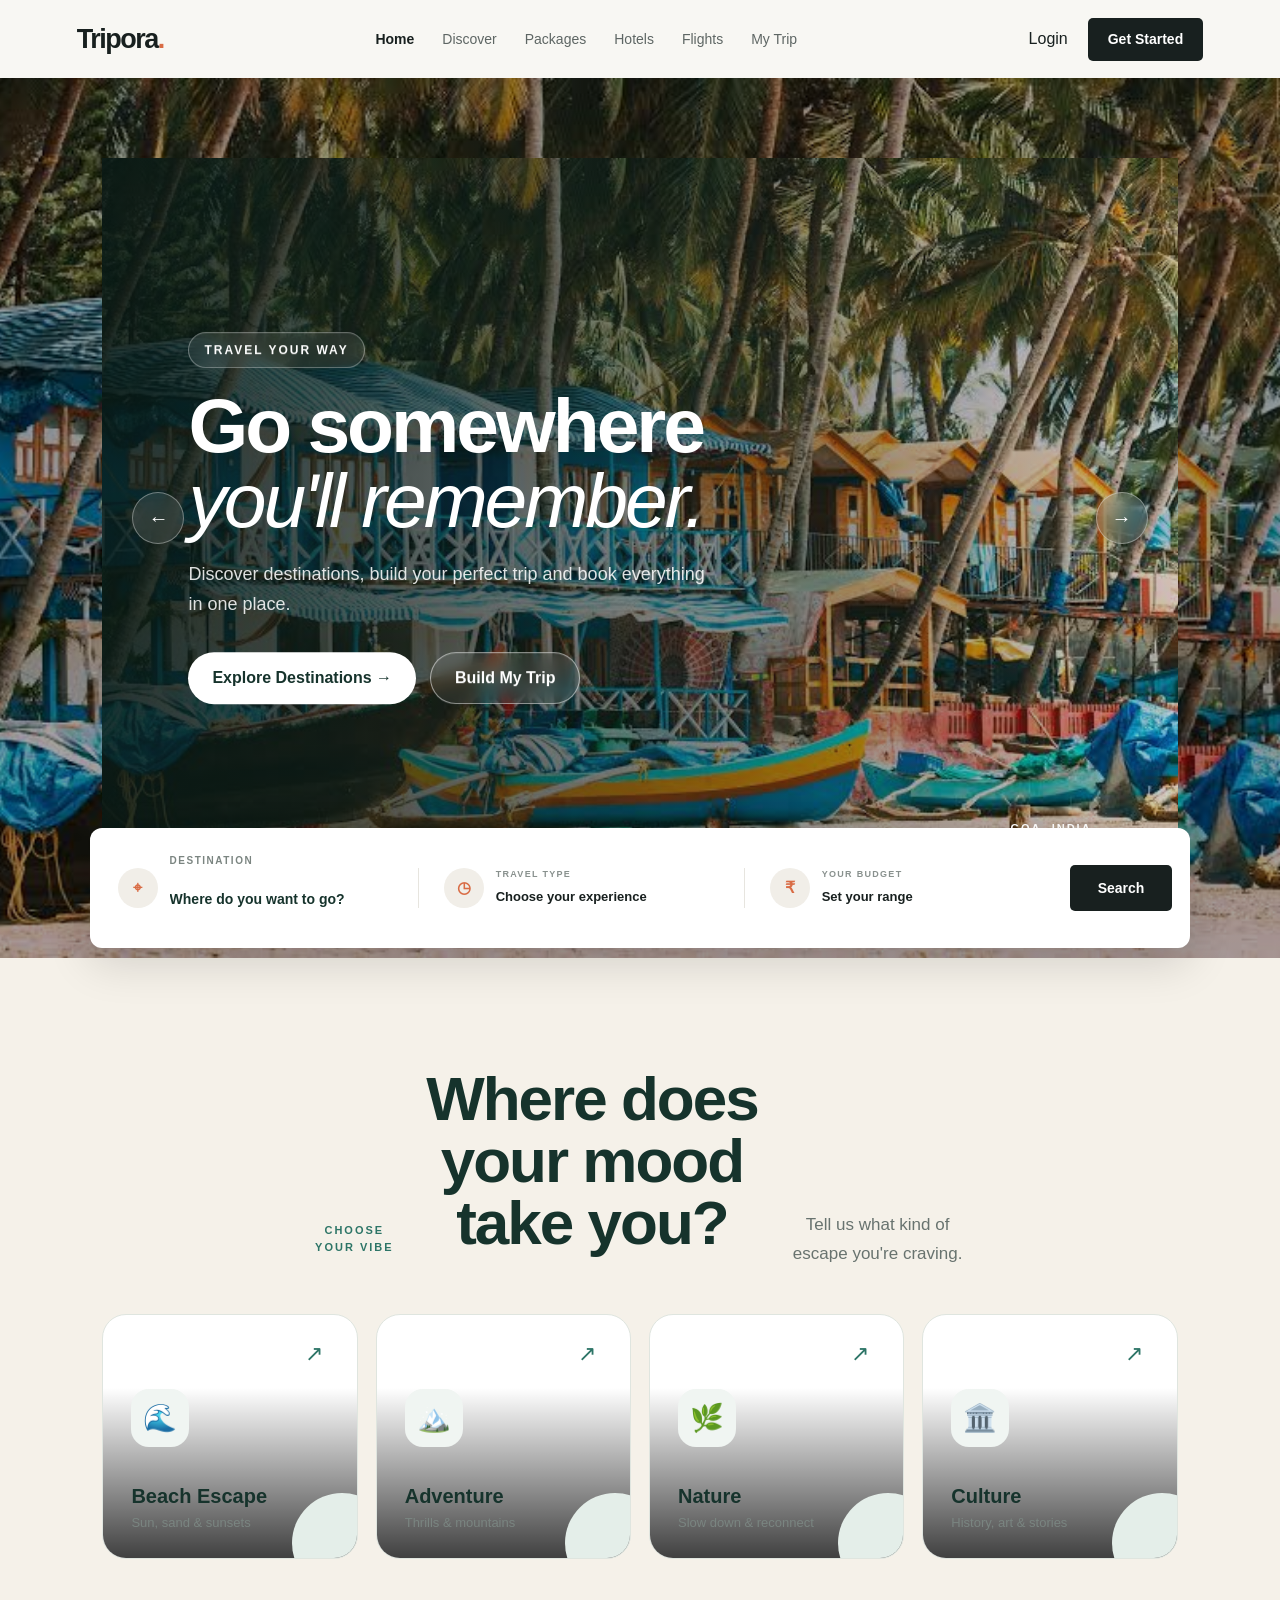
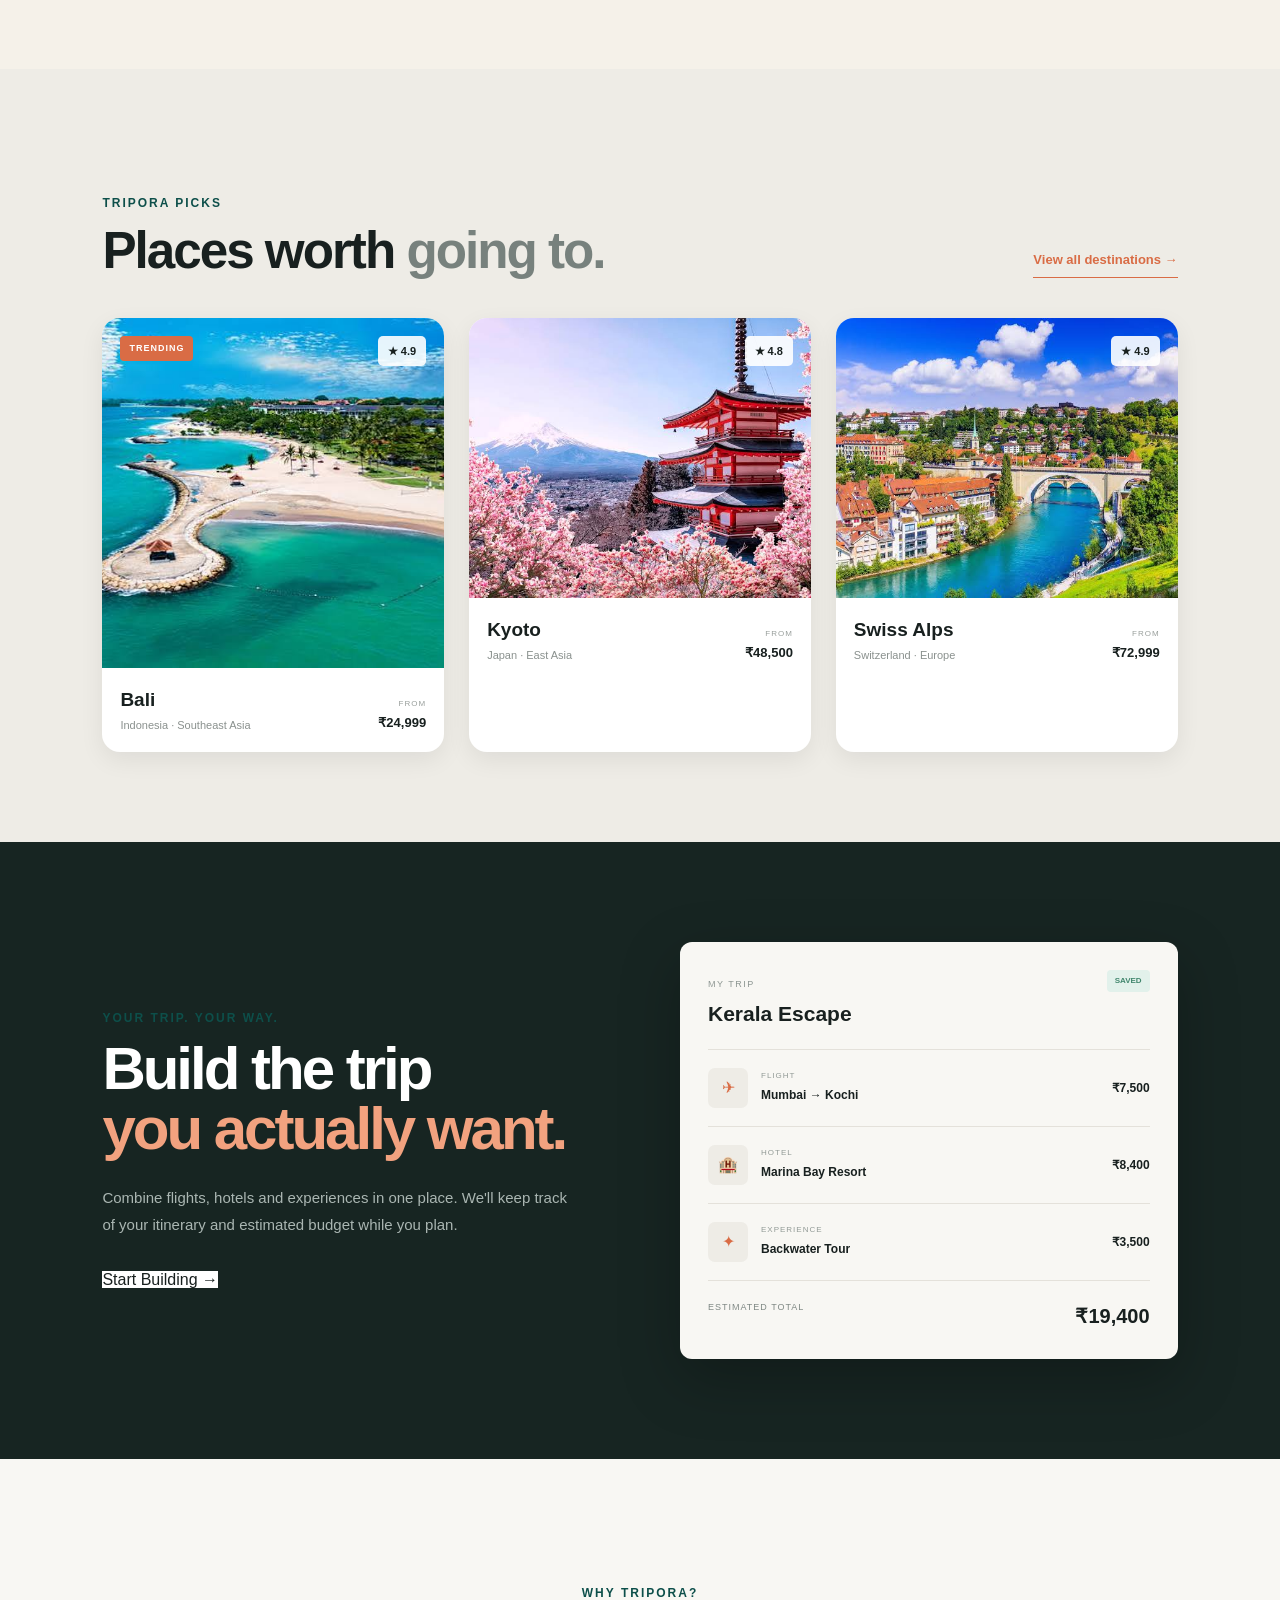
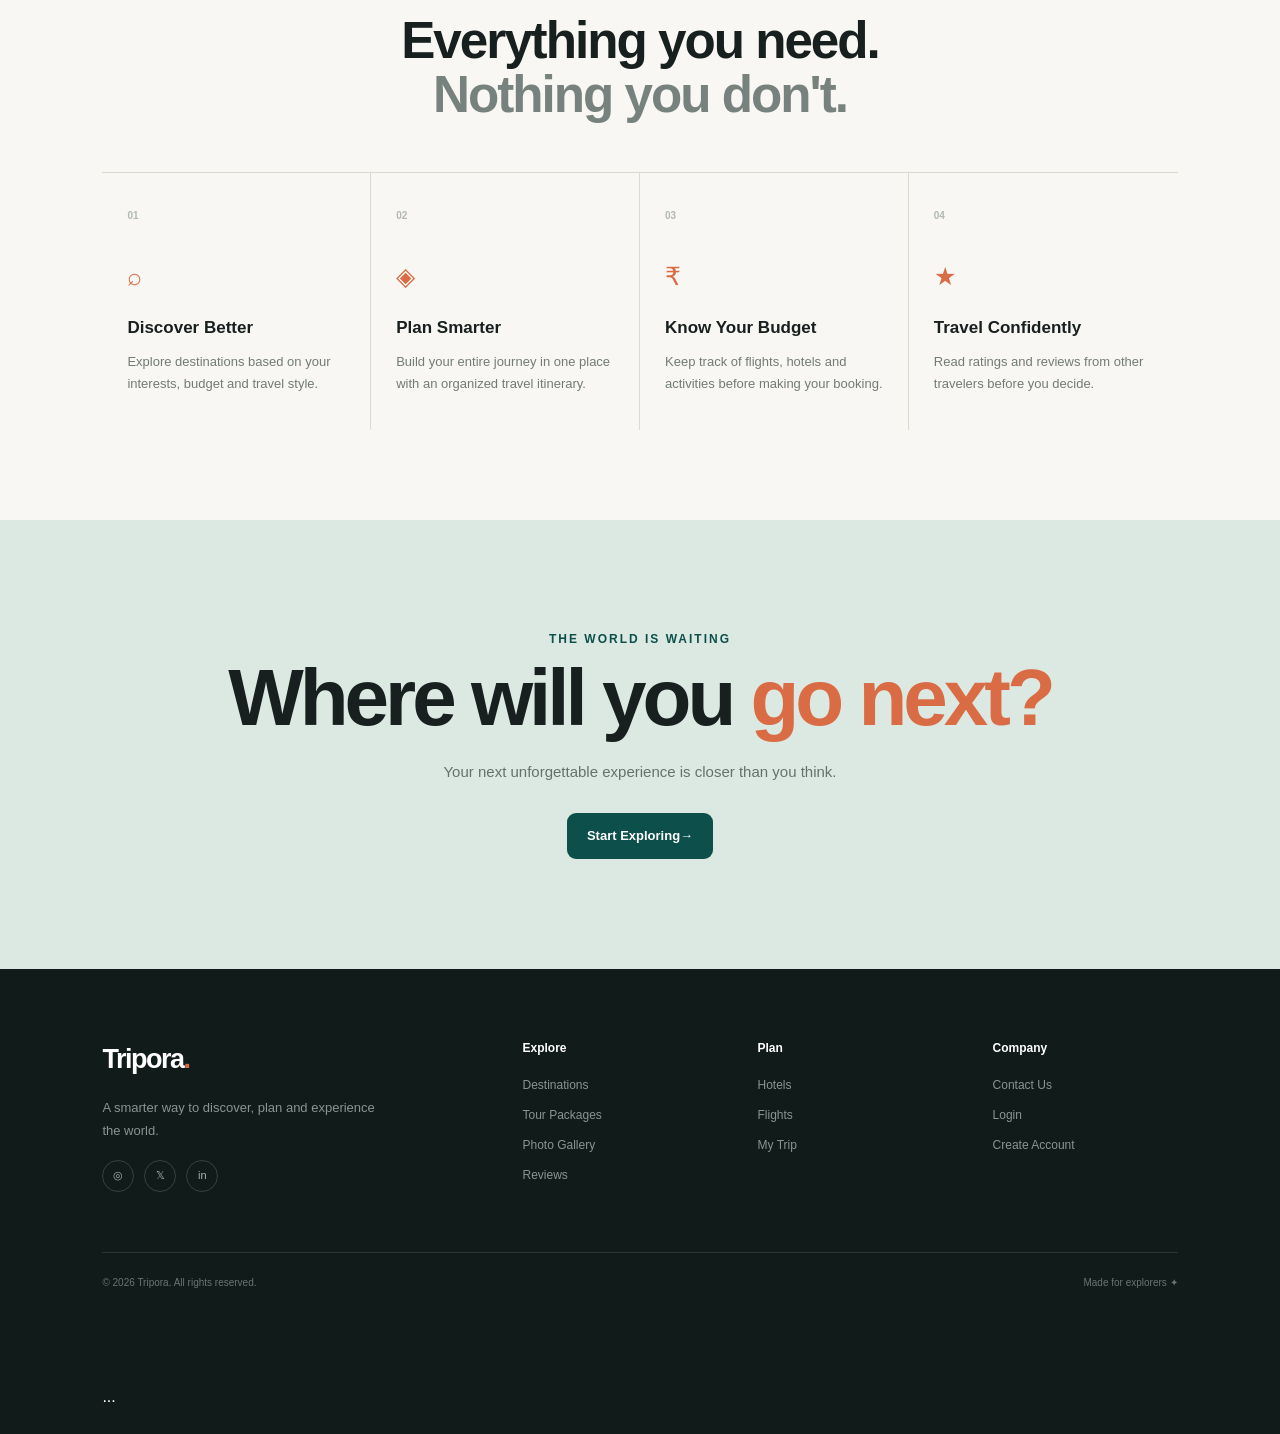
<file: index.html>
<!DOCTYPE html>
<html lang="en">

<head>
    <meta charset="UTF-8">
    <meta name="viewport" content="width=device-width, initial-scale=1.0">

    <title>Tripora | Plan Less. Experience More.</title>

    <link rel="stylesheet" href="css/style.css">
    
</head>

<body>

    <!-- ================= NAVBAR ================= -->

    <header class="navbar">

        <div class="logo">
            Tripora<span>.</span>
        </div>

        <nav class="nav-links">
            <a href="index.html" class="active">Home</a>
            <a href="destinations.html">Discover</a>
            <a href="packages.html">Packages</a>
            <a href="hotels.html">Hotels</a>
            <a href="flights.html">Flights</a>
            <a href="itinerary.html">My Trip</a>
        </nav>

        <div class="nav-actions">
            <span id="navUser"></span>
            <a href="login.html" id="navLogin">Login</a>
            <a href="register.html" class="signup-btn">Get Started</a>
        </div>

    </header>


    <!-- ================= HERO ================= -->

    <section class="hero">
    <div class="hero-slider">

        <div class="hero-slide active">
            <img src="images/hero.jfif" alt="Goa beach">
            <div class="hero-overlay"></div>

            <div class="hero-content">
                <span class="hero-label">TRAVEL YOUR WAY</span>
                <h1>Go somewhere<br><em>you'll remember.</em></h1>
                <p>Discover destinations, build your perfect trip and book everything in one place.</p>

                <div class="hero-actions">
                    <a href="destinations.html" class="btn btn-primary">
                        Explore Destinations →
                    </a>
                    <a href="itinerary.html" class="btn btn-outline">
                        Build My Trip
                    </a>
                </div>
            </div>

            <div class="hero-location">
                <span id="heroLocation">GOA, INDIA</span>
            </div>
        </div>

        <div class="hero-slide">
            <img src="images/bali.jfif" alt="Bali">
            <div class="hero-overlay"></div>

            <div class="hero-content">
                <span class="hero-label">TROPICAL ESCAPE</span>
                <h1>Find your<br><em>island story.</em></h1>
                <p>Warm beaches, unforgettable sunsets and experiences worth remembering.</p>

                <div class="hero-actions">
                    <a href="destinations.html" class="btn btn-primary">
                        Explore Bali →
                    </a>
                    <a href="itinerary.html" class="btn btn-outline">
                        Build My Trip
                    </a>
                </div>
            </div>

            <div class="hero-location">
                <span id="heroLocation2">BALI, INDONESIA</span>
            </div>
        </div>

        <div class="hero-slide">
            <img src="images/switzerland.jfif" alt="Swiss Alps">
            <div class="hero-overlay"></div>

            <div class="hero-content">
                <span class="hero-label">CHASE THE MOUNTAINS</span>
                <h1>Adventure is<br><em>waiting.</em></h1>
                <p>Trade ordinary days for mountain views and extraordinary experiences.</p>

                <div class="hero-actions">
                    <a href="destinations.html" class="btn btn-primary">
                        Explore Switzerland →
                    </a>
                    <a href="itinerary.html" class="btn btn-outline">
                        Build My Trip
                    </a>
                </div>
            </div>

            <div class="hero-location">
                <span>SWISS ALPS, SWITZERLAND</span>
            </div>
        </div>

        <!-- Slider Controls -->
        <button class="hero-arrow hero-prev" onclick="changeHeroSlide(-1)">
            ←
        </button>

        <button class="hero-arrow hero-next" onclick="changeHeroSlide(1)">
            →
        </button>

        <div class="hero-dots">
            <button class="hero-dot active" onclick="goToHeroSlide(0)"></button>
            <button class="hero-dot" onclick="goToHeroSlide(1)"></button>
            <button class="hero-dot" onclick="goToHeroSlide(2)"></button>
        </div>

    </div>
</section>


            <!-- FLOATING SEARCH -->

            <div class="travel-search">

                <div class="search-field">
    <div class="search-icon">⌖</div>

    <div class="search-input-wrapper">
        <small>DESTINATION</small>
        <input
            type="text"
            id="homeDestinationSearch"
            placeholder="Where do you want to go?"
        >
    </div>
</div>

                <div class="search-divider"></div>


                <div class="search-field">

                    <div class="search-icon">◷</div>

                    <div>
                        <small>TRAVEL TYPE</small>
                        <strong>Choose your experience</strong>
                    </div>

                </div>


                <div class="search-divider"></div>


                <div class="search-field">

                    <div class="search-icon">₹</div>

                    <div>
                        <small>YOUR BUDGET</small>
                        <strong>Set your range</strong>
                    </div>

                </div>


                <button class="search-button" type="button" onclick="searchFromHome()">
                    Search
                </button>

            </div>

        </section>


        <!-- ================= TRAVEL MOODS ================= -->
<section class="travel-moods">
    <div class="section-heading">
        <span class="eyebrow">CHOOSE YOUR VIBE</span>
        <h2>Where does your mood<br>take you?</h2>
        <p>Tell us what kind of escape you're craving.</p>
    </div>

    <div class="mood-grid">

        <button class="mood-card" onclick="selectTravelMood('beach')">
            <span class="mood-icon">🌊</span>
            <strong>Beach Escape</strong>
            <small>Sun, sand & sunsets</small>
            <span class="mood-arrow">↗</span>
        </button>

        <button class="mood-card" onclick="selectTravelMood('adventure')">
            <span class="mood-icon">🏔️</span>
            <strong>Adventure</strong>
            <small>Thrills & mountains</small>
            <span class="mood-arrow">↗</span>
        </button>

        <button class="mood-card" onclick="selectTravelMood('nature')">
            <span class="mood-icon">🌿</span>
            <strong>Nature</strong>
            <small>Slow down & reconnect</small>
            <span class="mood-arrow">↗</span>
        </button>

        <button class="mood-card" onclick="selectTravelMood('culture')">
            <span class="mood-icon">🏛️</span>
            <strong>Culture</strong>
            <small>History, art & stories</small>
            <span class="mood-arrow">↗</span>
        </button>

    </div>
</section>

        <!-- ================= FEATURED DESTINATIONS ================= -->

        <section class="featured">

            <div class="section-heading-row">

                <div>
                    <p class="eyebrow">TRIPORA PICKS</p>

                    <h2>
                        Places worth
                        <span>going to.</span>
                    </h2>
                </div>

                <a href="destinations.html" class="view-all">
                    View all destinations →
                </a>

            </div>


            <div class="destination-grid">


                <!-- DESTINATION 1 -->

                <article class="destination-card large-card">

                    <div class="destination-photo bali-photo">

                        <div class="photo-label">
                            TRENDING
                        </div>

                        <div class="destination-rating">
                            ★ 4.9
                        </div>

                    </div>

                    <div class="destination-details">

                        <div>
                            <h3>Bali</h3>
                            <p>Indonesia · Southeast Asia</p>
                        </div>

                        <div class="price">
                            <small>FROM</small>
                            <strong>₹24,999</strong>
                        </div>

                    </div>

                </article>


                <!-- DESTINATION 2 -->

                <article class="destination-card">

                    <div class="destination-photo japan-photo">

                        <div class="destination-rating">
                            ★ 4.8
                        </div>

                    </div>

                    <div class="destination-details">

                        <div>
                            <h3>Kyoto</h3>
                            <p>Japan · East Asia</p>
                        </div>

                        <div class="price">
                            <small>FROM</small>
                            <strong>₹48,500</strong>
                        </div>

                    </div>

                </article>


                <!-- DESTINATION 3 -->

                <article class="destination-card">

                    <div class="destination-photo swiss-photo">

                        <div class="destination-rating">
                            ★ 4.9
                        </div>

                    </div>

                    <div class="destination-details">

                        <div>
                            <h3>Swiss Alps</h3>
                            <p>Switzerland · Europe</p>
                        </div>

                        <div class="price">
                            <small>FROM</small>
                            <strong>₹72,999</strong>
                        </div>

                    </div>

                </article>

            </div>

        </section>


        <!-- ================= TRIP BUILDER ================= -->

        <section class="trip-builder">

            <div class="trip-builder-content">

                <p class="eyebrow">
                    YOUR TRIP. YOUR WAY.
                </p>

                <h2>
                    Build the trip
                    <br>
                    <span>you actually want.</span>
                </h2>

                <p>
                    Combine flights, hotels and experiences in one place.
                    We'll keep track of your itinerary and estimated budget
                    while you plan.
                </p>

                <a href="itinerary.html" class="dark-btn">
                    Start Building
                    <span>→</span>
                </a>

            </div>


            <div class="trip-preview">

                <div class="preview-header">

                    <div>
                        <small>MY TRIP</small>
                        <h3>Kerala Escape</h3>
                    </div>

                    <span class="saved">SAVED</span>

                </div>


                <div class="preview-item">

                    <div class="preview-icon">
                        ✈
                    </div>

                    <div>
                        <small>FLIGHT</small>
                        <strong>Mumbai → Kochi</strong>
                    </div>

                    <b>₹7,500</b>

                </div>


                <div class="preview-item">

                    <div class="preview-icon">
                        🏨
                    </div>

                    <div>
                        <small>HOTEL</small>
                        <strong>Marina Bay Resort</strong>
                    </div>

                    <b>₹8,400</b>

                </div>


                <div class="preview-item">

                    <div class="preview-icon">
                        ✦
                    </div>

                    <div>
                        <small>EXPERIENCE</small>
                        <strong>Backwater Tour</strong>
                    </div>

                    <b>₹3,500</b>

                </div>


                <div class="preview-total">

                    <span>ESTIMATED TOTAL</span>

                    <strong>₹19,400</strong>

                </div>

            </div>

        </section>


        <!-- ================= FEATURES ================= -->

        <section class="features-section">

            <div class="section-intro centered">

                <p class="eyebrow">WHY TRIPORA?</p>

                <h2>
                    Everything you need.
                    <br>
                    <span>Nothing you don't.</span>
                </h2>

            </div>


            <div class="features-grid">

                <div class="feature">

                    <div class="feature-number">01</div>

                    <div class="feature-icon">⌕</div>

                    <h3>Discover Better</h3>

                    <p>
                        Explore destinations based on your interests,
                        budget and travel style.
                    </p>

                </div>


                <div class="feature">

                    <div class="feature-number">02</div>

                    <div class="feature-icon">◈</div>

                    <h3>Plan Smarter</h3>

                    <p>
                        Build your entire journey in one place with
                        an organized travel itinerary.
                    </p>

                </div>


                <div class="feature">

                    <div class="feature-number">03</div>

                    <div class="feature-icon">₹</div>

                    <h3>Know Your Budget</h3>

                    <p>
                        Keep track of flights, hotels and activities
                        before making your booking.
                    </p>

                </div>


                <div class="feature">

                    <div class="feature-number">04</div>

                    <div class="feature-icon">★</div>

                    <h3>Travel Confidently</h3>

                    <p>
                        Read ratings and reviews from other travelers
                        before you decide.
                    </p>

                </div>

            </div>

        </section>


        <!-- ================= CTA ================= -->

        <section class="final-cta">

            <p class="eyebrow">
                THE WORLD IS WAITING
            </p>

            <h2>
                Where will you
                <span>go next?</span>
            </h2>

            <p>
                Your next unforgettable experience is closer than you think.
            </p>

            <a href="destinations.html" class="primary-btn">
                Start Exploring
                <span>→</span>
            </a>

        </section>

    </main>


    <!-- ================= FOOTER ================= -->

    <footer>

        <div class="footer-main">

            <div class="footer-brand">

                <div class="logo">
                    Tripora<span>.</span>
                </div>

                <p>
                    A smarter way to discover, plan
                    and experience the world.
                </p>

                <div class="socials">
                    <span>◎</span>
                    <span>𝕏</span>
                    <span>in</span>
                </div>

            </div>


            <div class="footer-column">

                <h4>Explore</h4>

                <a href="destinations.html">Destinations</a>
                <a href="packages.html">Tour Packages</a>
                <a href="gallery.html">Photo Gallery</a>
                <a href="reviews.html">Reviews</a>

            </div>


            <div class="footer-column">

                <h4>Plan</h4>

                <a href="hotels.html">Hotels</a>
                <a href="flights.html">Flights</a>
                <a href="itinerary.html">My Trip</a>

            </div>


            <div class="footer-column">

                <h4>Company</h4>

                <a href="contact.html">Contact Us</a>
                <a href="login.html">Login</a>
                <a href="register.html">Create Account</a>

            </div>

        </div>


        <div class="footer-bottom">

            <span>© 2026 Tripora. All rights reserved.</span>

            <span>Made for explorers ✦</span>

        </div>

    </footer>
    <!-- Footer -->
    <footer>
        ...
    </footer>

    <script src="js/script.js"></script>

</body>

</html>
</file>
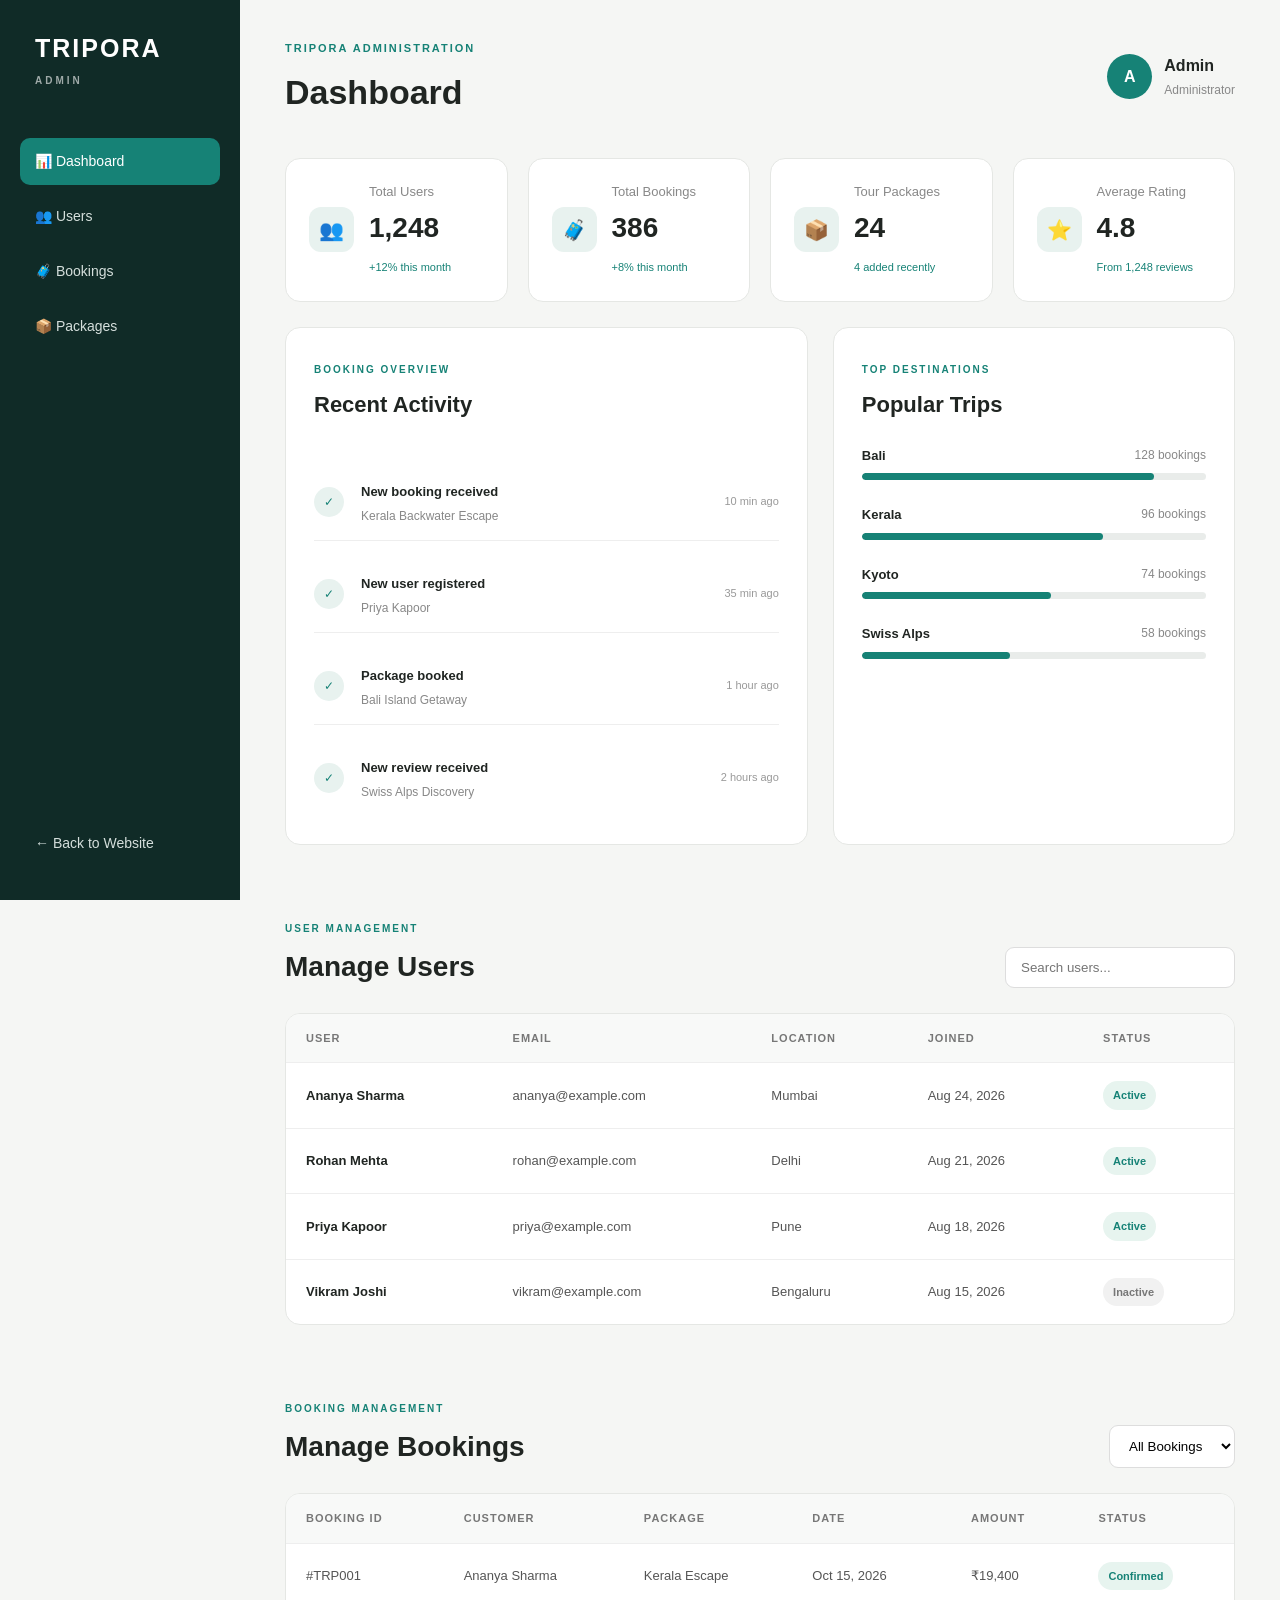
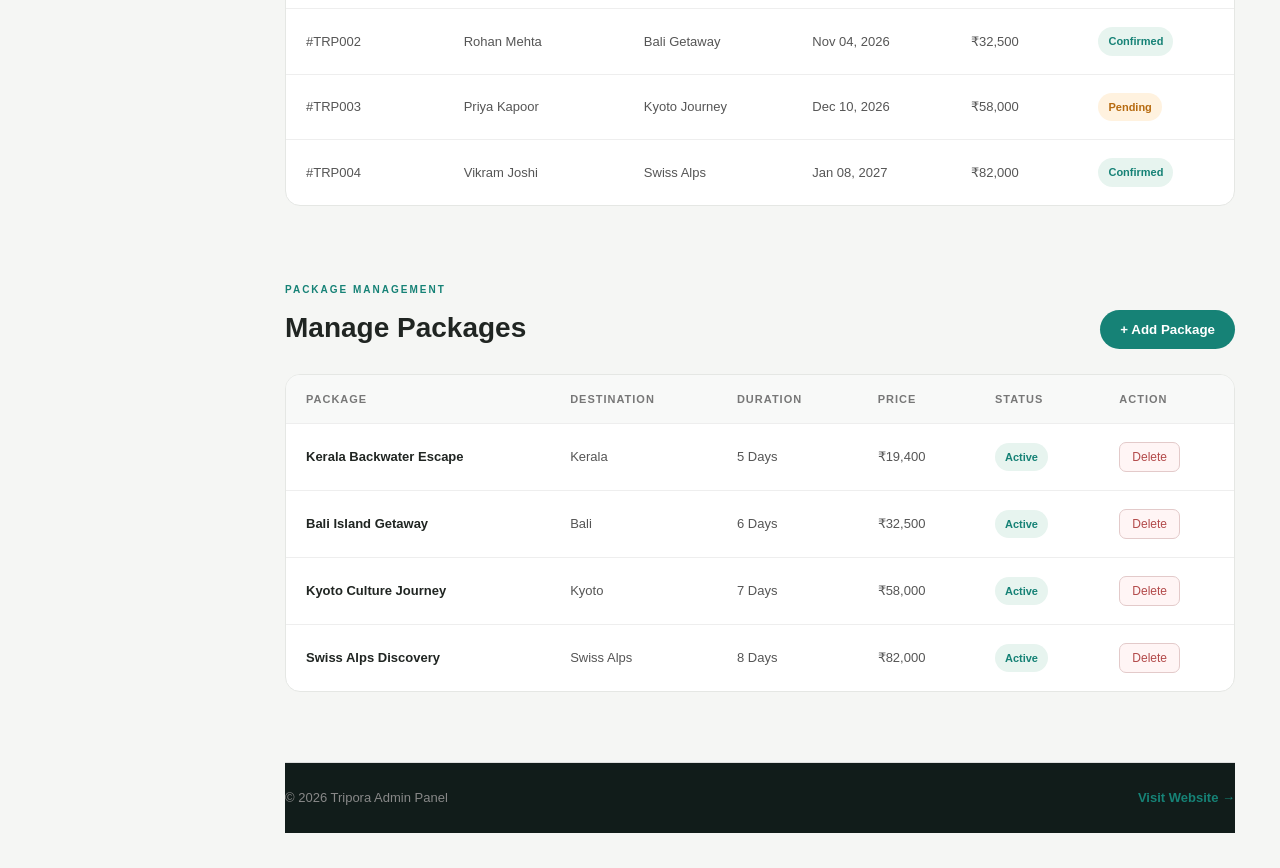
<file: admin.html>
<!DOCTYPE html>
<html lang="en">

<head>
    <meta charset="UTF-8">
    <meta name="viewport" content="width=device-width, initial-scale=1.0">

    <title>Admin Panel | Tripora</title>

    <link rel="stylesheet" href="css/style.css">
</head>

<body class="admin-page">

    <!-- SIDEBAR -->

    <aside class="admin-sidebar">

        <div class="admin-logo">
            TRIPORA
            <span>ADMIN</span>
        </div>

        <nav class="admin-nav">

            <a href="#dashboard" class="admin-nav-link active">
                📊 Dashboard
            </a>

            <a href="#users" class="admin-nav-link">
                👥 Users
            </a>

            <a href="#bookings" class="admin-nav-link">
                🧳 Bookings
            </a>

            <a href="#packages" class="admin-nav-link">
                📦 Packages
            </a>

        </nav>

        <div class="admin-sidebar-bottom">

            <a href="index.html">
                ← Back to Website
            </a>

        </div>

    </aside>


    <!-- MAIN -->

    <main class="admin-main">


        <!-- TOP BAR -->

        <header class="admin-topbar">

            <div>
                <span class="admin-small-title">
                    TRIPORA ADMINISTRATION
                </span>

                <h1>
                    Dashboard
                </h1>
            </div>

            <div class="admin-profile">

                <div class="admin-avatar">
                    A
                </div>

                <div>
                    <strong>
                        Admin
                    </strong>

                    <span>
                        Administrator
                    </span>
                </div>

            </div>

        </header>


        <!-- DASHBOARD -->

        <section
            id="dashboard"
            class="admin-section"
        >

            <div class="admin-stats">

                <div class="admin-stat-card">

                    <div class="stat-icon">
                        👥
                    </div>

                    <div>
                        <span>
                            Total Users
                        </span>

                        <h2>
                            1,248
                        </h2>

                        <small>
                            +12% this month
                        </small>
                    </div>

                </div>


                <div class="admin-stat-card">

                    <div class="stat-icon">
                        🧳
                    </div>

                    <div>
                        <span>
                            Total Bookings
                        </span>

                        <h2>
                            386
                        </h2>

                        <small>
                            +8% this month
                        </small>
                    </div>

                </div>


                <div class="admin-stat-card">

                    <div class="stat-icon">
                        📦
                    </div>

                    <div>
                        <span>
                            Tour Packages
                        </span>

                        <h2>
                            24
                        </h2>

                        <small>
                            4 added recently
                        </small>
                    </div>

                </div>


                <div class="admin-stat-card">

                    <div class="stat-icon">
                        ⭐
                    </div>

                    <div>
                        <span>
                            Average Rating
                        </span>

                        <h2>
                            4.8
                        </h2>

                        <small>
                            From 1,248 reviews
                        </small>
                    </div>

                </div>

            </div>


            <!-- QUICK OVERVIEW -->

            <div class="admin-dashboard-grid">

                <div class="admin-panel-card">

                    <div class="admin-panel-header">

                        <div>
                            <span>
                                BOOKING OVERVIEW
                            </span>

                            <h2>
                                Recent Activity
                            </h2>
                        </div>

                    </div>


                    <div class="activity-list">

                        <div class="activity-item">

                            <div class="activity-icon">
                                ✓
                            </div>

                            <div>
                                <strong>
                                    New booking received
                                </strong>

                                <p>
                                    Kerala Backwater Escape
                                </p>
                            </div>

                            <span>
                                10 min ago
                            </span>

                        </div>


                        <div class="activity-item">

                            <div class="activity-icon">
                                ✓
                            </div>

                            <div>
                                <strong>
                                    New user registered
                                </strong>

                                <p>
                                    Priya Kapoor
                                </p>
                            </div>

                            <span>
                                35 min ago
                            </span>

                        </div>


                        <div class="activity-item">

                            <div class="activity-icon">
                                ✓
                            </div>

                            <div>
                                <strong>
                                    Package booked
                                </strong>

                                <p>
                                    Bali Island Getaway
                                </p>
                            </div>

                            <span>
                                1 hour ago
                            </span>

                        </div>


                        <div class="activity-item">

                            <div class="activity-icon">
                                ✓
                            </div>

                            <div>
                                <strong>
                                    New review received
                                </strong>

                                <p>
                                    Swiss Alps Discovery
                                </p>
                            </div>

                            <span>
                                2 hours ago
                            </span>

                        </div>

                    </div>

                </div>


                <div class="admin-panel-card">

                    <div class="admin-panel-header">

                        <div>
                            <span>
                                TOP DESTINATIONS
                            </span>

                            <h2>
                                Popular Trips
                            </h2>
                        </div>

                    </div>


                    <div class="destination-stat">

                        <div>
                            <strong>
                                Bali
                            </strong>

                            <span>
                                128 bookings
                            </span>
                        </div>

                        <div class="destination-progress">
                            <div style="width: 85%;"></div>
                        </div>

                    </div>


                    <div class="destination-stat">

                        <div>
                            <strong>
                                Kerala
                            </strong>

                            <span>
                                96 bookings
                            </span>
                        </div>

                        <div class="destination-progress">
                            <div style="width: 70%;"></div>
                        </div>

                    </div>


                    <div class="destination-stat">

                        <div>
                            <strong>
                                Kyoto
                            </strong>

                            <span>
                                74 bookings
                            </span>
                        </div>

                        <div class="destination-progress">
                            <div style="width: 55%;"></div>
                        </div>

                    </div>


                    <div class="destination-stat">

                        <div>
                            <strong>
                                Swiss Alps
                            </strong>

                            <span>
                                58 bookings
                            </span>
                        </div>

                        <div class="destination-progress">
                            <div style="width: 43%;"></div>
                        </div>

                    </div>

                </div>

            </div>

        </section>


        <!-- USERS -->

        <section
            id="users"
            class="admin-section"
        >

            <div class="admin-section-header">

                <div>
                    <span>
                        USER MANAGEMENT
                    </span>

                    <h2>
                        Manage Users
                    </h2>
                </div>

                <input
                    type="text"
                    id="userSearch"
                    class="admin-search"
                    placeholder="Search users..."
                    onkeyup="searchUsers()"
                >

            </div>


            <div class="admin-table-container">

                <table class="admin-table">

                    <thead>

                        <tr>

                            <th>
                                User
                            </th>

                            <th>
                                Email
                            </th>

                            <th>
                                Location
                            </th>

                            <th>
                                Joined
                            </th>

                            <th>
                                Status
                            </th>

                        </tr>

                    </thead>


                    <tbody id="userTable">

                        <tr>

                            <td>
                                <strong>
                                    Ananya Sharma
                                </strong>
                            </td>

                            <td>
                                ananya@example.com
                            </td>

                            <td>
                                Mumbai
                            </td>

                            <td>
                                Aug 24, 2026
                            </td>

                            <td>
                                <span class="status active">
                                    Active
                                </span>
                            </td>

                        </tr>


                        <tr>

                            <td>
                                <strong>
                                    Rohan Mehta
                                </strong>
                            </td>

                            <td>
                                rohan@example.com
                            </td>

                            <td>
                                Delhi
                            </td>

                            <td>
                                Aug 21, 2026
                            </td>

                            <td>
                                <span class="status active">
                                    Active
                                </span>
                            </td>

                        </tr>


                        <tr>

                            <td>
                                <strong>
                                    Priya Kapoor
                                </strong>
                            </td>

                            <td>
                                priya@example.com
                            </td>

                            <td>
                                Pune
                            </td>

                            <td>
                                Aug 18, 2026
                            </td>

                            <td>
                                <span class="status active">
                                    Active
                                </span>
                            </td>

                        </tr>


                        <tr>

                            <td>
                                <strong>
                                    Vikram Joshi
                                </strong>
                            </td>

                            <td>
                                vikram@example.com
                            </td>

                            <td>
                                Bengaluru
                            </td>

                            <td>
                                Aug 15, 2026
                            </td>

                            <td>
                                <span class="status inactive">
                                    Inactive
                                </span>
                            </td>

                        </tr>

                    </tbody>

                </table>

            </div>

        </section>


        <!-- BOOKINGS -->

        <section
            id="bookings"
            class="admin-section"
        >

            <div class="admin-section-header">

                <div>
                    <span>
                        BOOKING MANAGEMENT
                    </span>

                    <h2>
                        Manage Bookings
                    </h2>
                </div>

                <select
                    class="admin-filter"
                    id="bookingFilter"
                    onchange="filterBookings()"
                >

                    <option value="all">
                        All Bookings
                    </option>

                    <option value="confirmed">
                        Confirmed
                    </option>

                    <option value="pending">
                        Pending
                    </option>

                </select>

            </div>


            <div class="admin-table-container">

                <table class="admin-table">

                    <thead>

                        <tr>

                            <th>
                                Booking ID
                            </th>

                            <th>
                                Customer
                            </th>

                            <th>
                                Package
                            </th>

                            <th>
                                Date
                            </th>

                            <th>
                                Amount
                            </th>

                            <th>
                                Status
                            </th>

                        </tr>

                    </thead>


                    <tbody id="bookingTable">

                        <tr data-status="confirmed">

                            <td>
                                #TRP001
                            </td>

                            <td>
                                Ananya Sharma
                            </td>

                            <td>
                                Kerala Escape
                            </td>

                            <td>
                                Oct 15, 2026
                            </td>

                            <td>
                                ₹19,400
                            </td>

                            <td>
                                <span class="status active">
                                    Confirmed
                                </span>
                            </td>

                        </tr>


                        <tr data-status="confirmed">

                            <td>
                                #TRP002
                            </td>

                            <td>
                                Rohan Mehta
                            </td>

                            <td>
                                Bali Getaway
                            </td>

                            <td>
                                Nov 04, 2026
                            </td>

                            <td>
                                ₹32,500
                            </td>

                            <td>
                                <span class="status active">
                                    Confirmed
                                </span>
                            </td>

                        </tr>


                        <tr data-status="pending">

                            <td>
                                #TRP003
                            </td>

                            <td>
                                Priya Kapoor
                            </td>

                            <td>
                                Kyoto Journey
                            </td>

                            <td>
                                Dec 10, 2026
                            </td>

                            <td>
                                ₹58,000
                            </td>

                            <td>
                                <span class="status pending">
                                    Pending
                                </span>
                            </td>

                        </tr>


                        <tr data-status="confirmed">

                            <td>
                                #TRP004
                            </td>

                            <td>
                                Vikram Joshi
                            </td>

                            <td>
                                Swiss Alps
                            </td>

                            <td>
                                Jan 08, 2027
                            </td>

                            <td>
                                ₹82,000
                            </td>

                            <td>
                                <span class="status active">
                                    Confirmed
                                </span>
                            </td>

                        </tr>

                    </tbody>

                </table>

            </div>

        </section>


        <!-- PACKAGES -->

        <section
            id="packages"
            class="admin-section"
        >

            <div class="admin-section-header">

                <div>
                    <span>
                        PACKAGE MANAGEMENT
                    </span>

                    <h2>
                        Manage Packages
                    </h2>
                </div>

                <button
                    class="admin-add-btn"
                    onclick="addPackage()"
                >
                    + Add Package
                </button>

            </div>


            <div class="admin-table-container">

                <table class="admin-table">

                    <thead>

                        <tr>

                            <th>
                                Package
                            </th>

                            <th>
                                Destination
                            </th>

                            <th>
                                Duration
                            </th>

                            <th>
                                Price
                            </th>

                            <th>
                                Status
                            </th>

                            <th>
                                Action
                            </th>

                        </tr>

                    </thead>


                    <tbody id="packageTable">

                        <tr>

                            <td>
                                <strong>
                                    Kerala Backwater Escape
                                </strong>
                            </td>

                            <td>
                                Kerala
                            </td>

                            <td>
                                5 Days
                            </td>

                            <td>
                                ₹19,400
                            </td>

                            <td>
                                <span class="status active">
                                    Active
                                </span>
                            </td>

                            <td>
                                <button
                                    class="delete-btn"
                                    onclick="deletePackage(this)"
                                >
                                    Delete
                                </button>
                            </td>

                        </tr>


                        <tr>

                            <td>
                                <strong>
                                    Bali Island Getaway
                                </strong>
                            </td>

                            <td>
                                Bali
                            </td>

                            <td>
                                6 Days
                            </td>

                            <td>
                                ₹32,500
                            </td>

                            <td>
                                <span class="status active">
                                    Active
                                </span>
                            </td>

                            <td>
                                <button
                                    class="delete-btn"
                                    onclick="deletePackage(this)"
                                >
                                    Delete
                                </button>
                            </td>

                        </tr>


                        <tr>

                            <td>
                                <strong>
                                    Kyoto Culture Journey
                                </strong>
                            </td>

                            <td>
                                Kyoto
                            </td>

                            <td>
                                7 Days
                            </td>

                            <td>
                                ₹58,000
                            </td>

                            <td>
                                <span class="status active">
                                    Active
                                </span>
                            </td>

                            <td>
                                <button
                                    class="delete-btn"
                                    onclick="deletePackage(this)"
                                >
                                    Delete
                                </button>
                            </td>

                        </tr>


                        <tr>

                            <td>
                                <strong>
                                    Swiss Alps Discovery
                                </strong>
                            </td>

                            <td>
                                Swiss Alps
                            </td>

                            <td>
                                8 Days
                            </td>

                            <td>
                                ₹82,000
                            </td>

                            <td>
                                <span class="status active">
                                    Active
                                </span>
                            </td>

                            <td>
                                <button
                                    class="delete-btn"
                                    onclick="deletePackage(this)"
                                >
                                    Delete
                                </button>
                            </td>

                        </tr>

                    </tbody>

                </table>

            </div>

        </section>


        <!-- FOOTER -->

        <footer class="admin-footer">

            <p>
                © 2026 Tripora Admin Panel
            </p>

            <a href="index.html">
                Visit Website →
            </a>

        </footer>

    </main>


    <script src="js/script.js"></script>

</body>

</html>
</file>
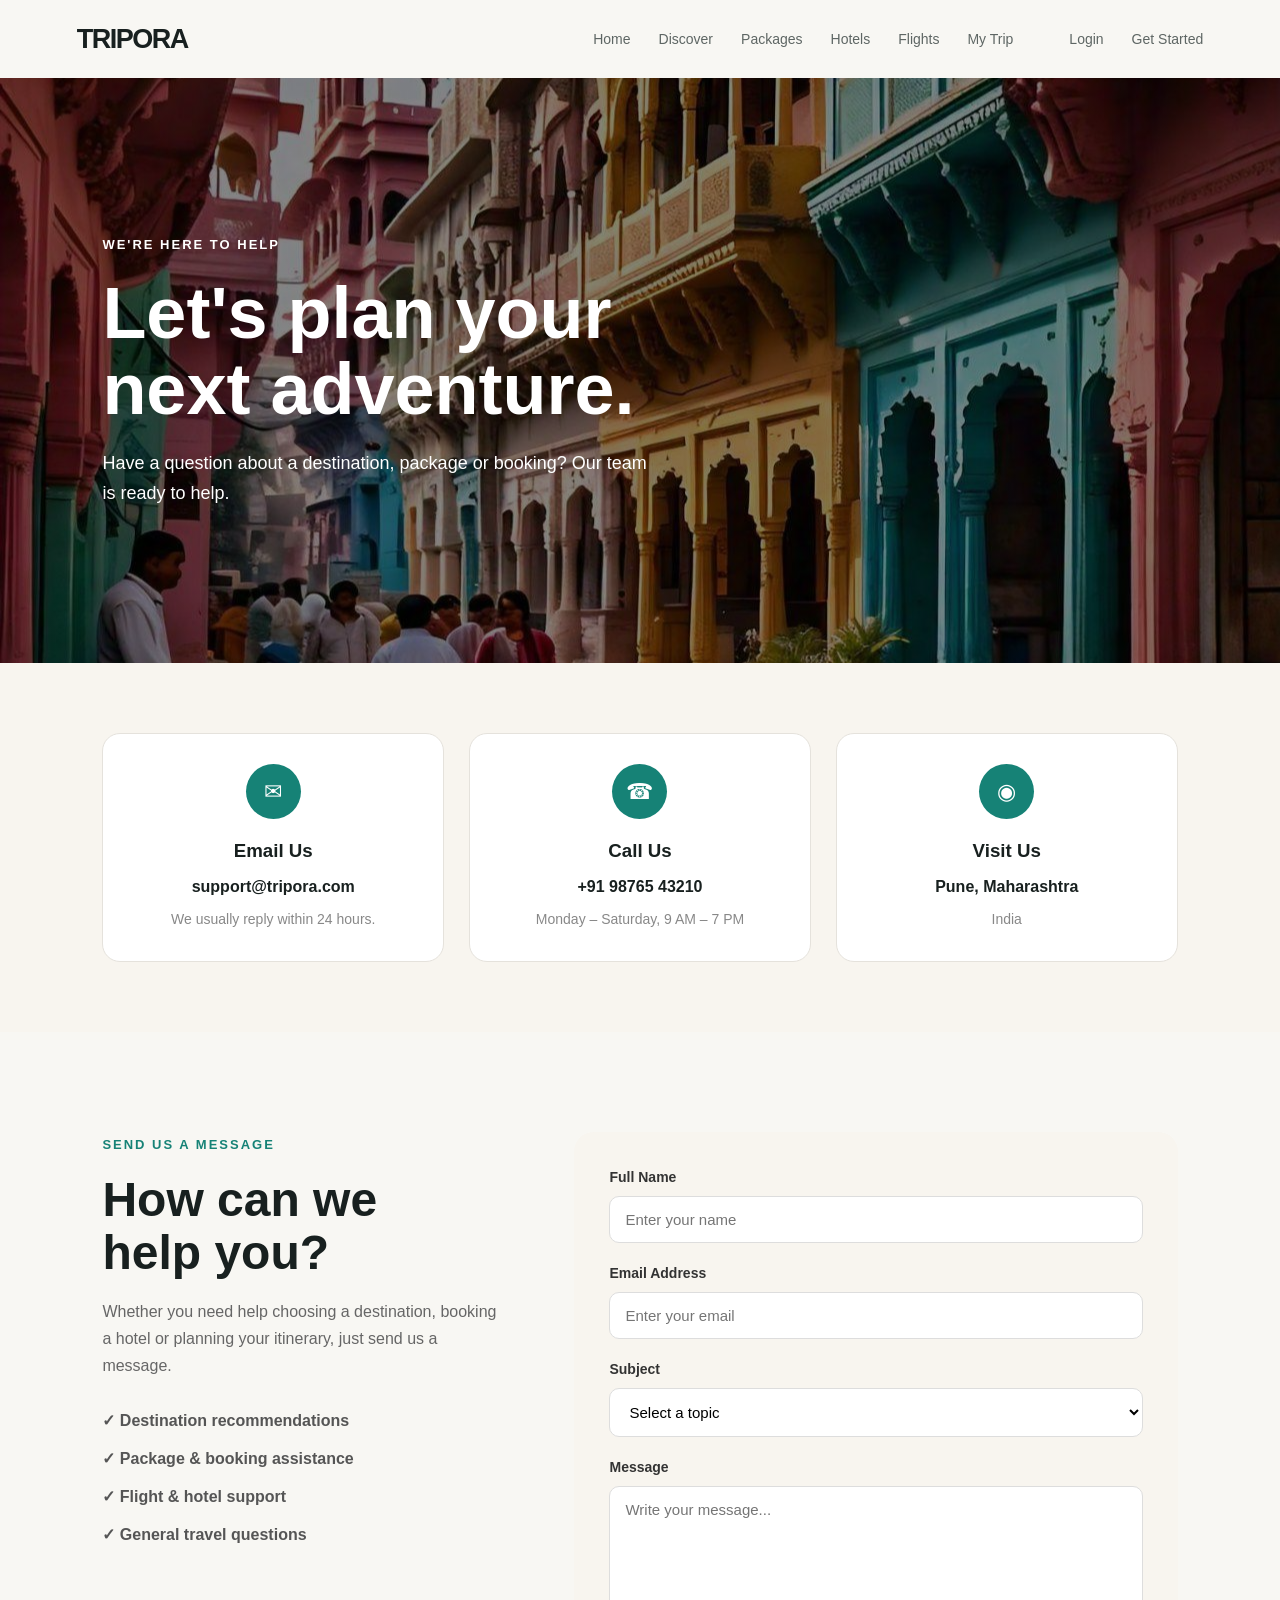
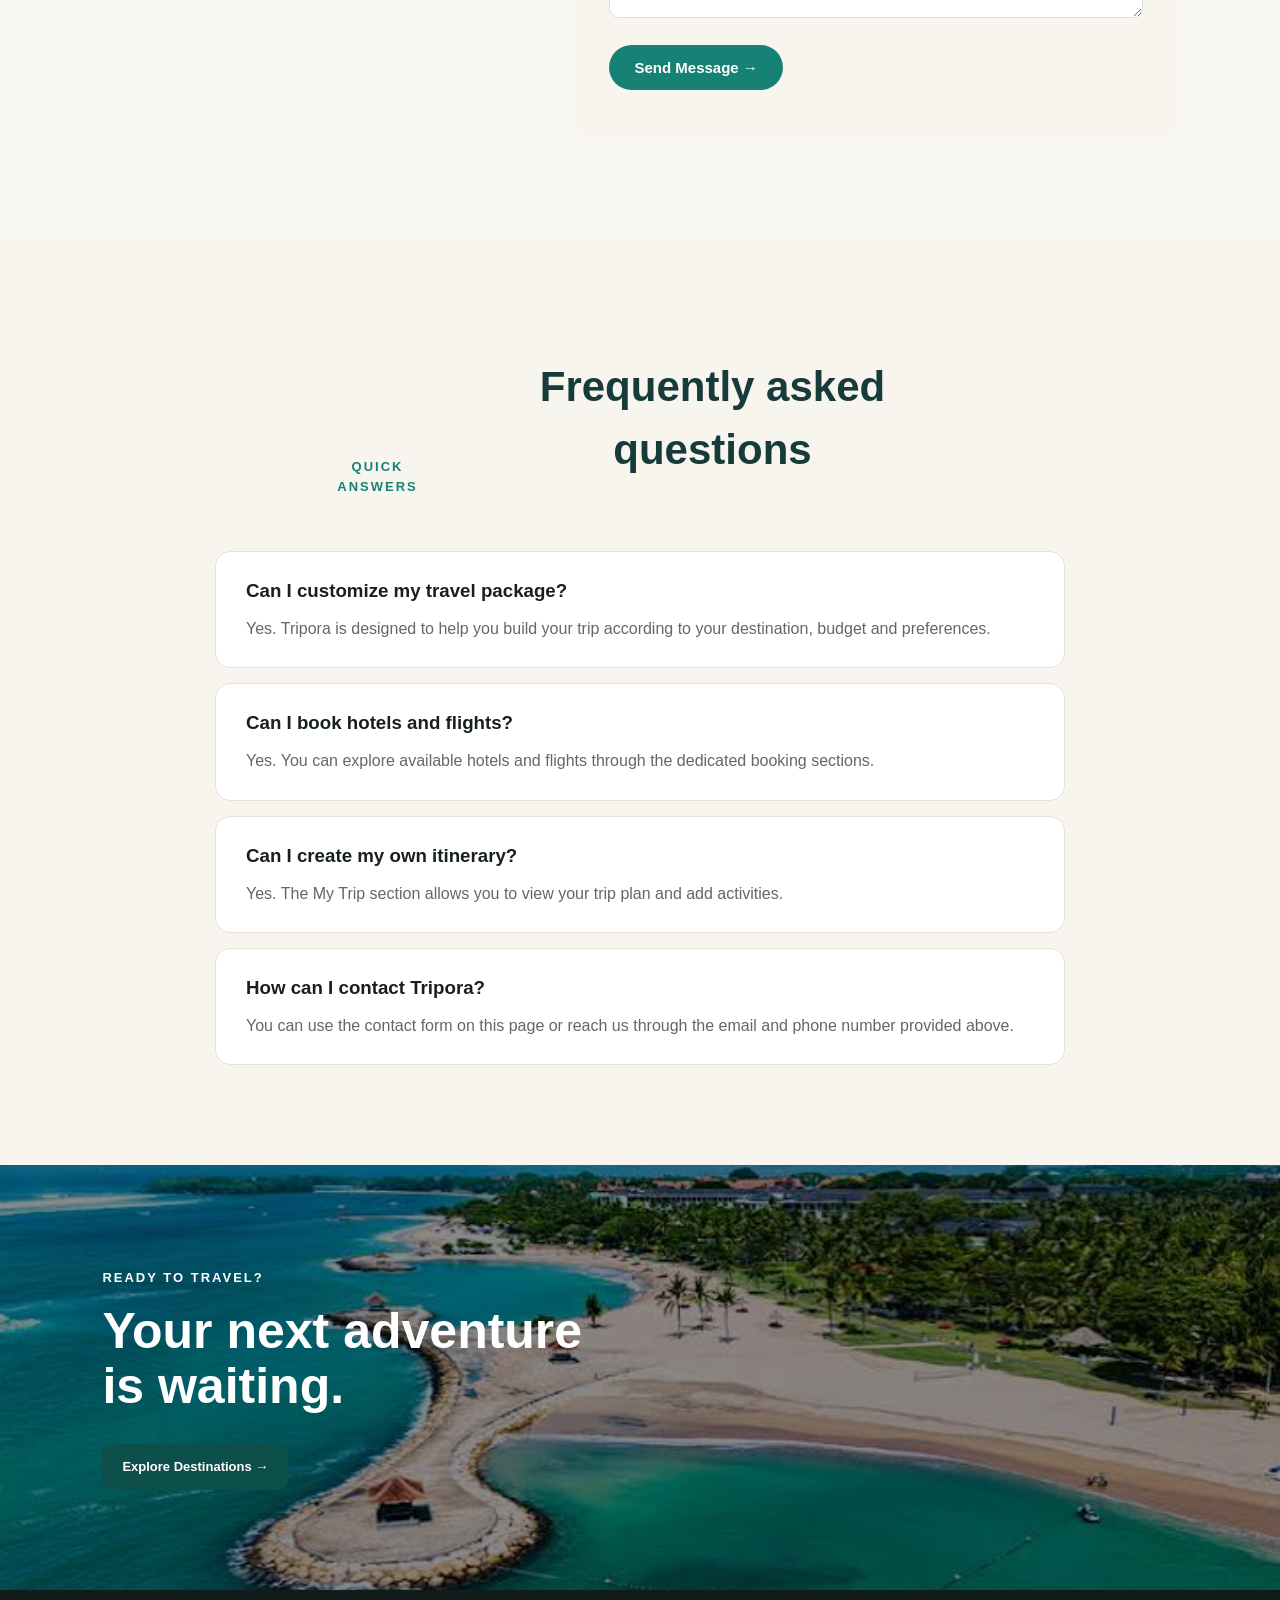
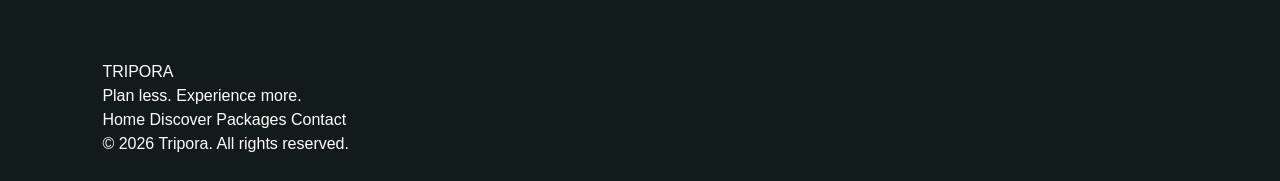
<file: contact.html>
<!DOCTYPE html>
<html lang="en">

<head>
    <meta charset="UTF-8">
    <meta name="viewport" content="width=device-width, initial-scale=1.0">

    <title>Contact | Tripora</title>

    <link rel="stylesheet" href="css/style.css">
</head>

<body>

    <!-- NAVBAR -->

    <nav class="navbar">

        <div class="logo">
            TRIPORA
        </div>

        <div class="nav-links">

            <a href="index.html">Home</a>
            <a href="destinations.html">Discover</a>
            <a href="packages.html">Packages</a>
            <a href="hotels.html">Hotels</a>
            <a href="flights.html">Flights</a>
            <a href="itinerary.html">My Trip</a>
            <span id="navUser"></span>
            <a href="login.html" id="navLogin">Login</a>

            <a href="register.html" class="nav-btn">
                Get Started
            </a>

        </div>

    </nav>


    <!-- HERO -->

    <section class="contact-hero">

        <div class="contact-hero-content">

            <span>
                WE'RE HERE TO HELP
            </span>

            <h1>
                Let's plan your<br>
                next adventure.
            </h1>

            <p>
                Have a question about a destination, package or
                booking? Our team is ready to help.
            </p>

        </div>

    </section>


    <!-- CONTACT INFORMATION -->

    <section class="contact-info-section">

        <div class="contact-info-container">

            <div class="contact-info-card">

                <div class="contact-icon">
                    ✉
                </div>

                <h3>
                    Email Us
                </h3>

                <p>
                    support@tripora.com
                </p>

                <span>
                    We usually reply within 24 hours.
                </span>

            </div>


            <div class="contact-info-card">

                <div class="contact-icon">
                    ☎
                </div>

                <h3>
                    Call Us
                </h3>

                <p>
                    +91 98765 43210
                </p>

                <span>
                    Monday – Saturday, 9 AM – 7 PM
                </span>

            </div>


            <div class="contact-info-card">

                <div class="contact-icon">
                    ◉
                </div>

                <h3>
                    Visit Us
                </h3>

                <p>
                    Pune, Maharashtra
                </p>

                <span>
                    India
                </span>

            </div>

        </div>

    </section>


    <!-- CONTACT FORM -->

    <section class="contact-form-section">

        <div class="contact-form-container">


            <div class="contact-form-intro">

                <span>
                    SEND US A MESSAGE
                </span>

                <h2>
                    How can we<br>
                    help you?
                </h2>

                <p>
                    Whether you need help choosing a destination,
                    booking a hotel or planning your itinerary,
                    just send us a message.
                </p>

                <div class="contact-points">

                    <div>
                        ✓ Destination recommendations
                    </div>

                    <div>
                        ✓ Package & booking assistance
                    </div>

                    <div>
                        ✓ Flight & hotel support
                    </div>

                    <div>
                        ✓ General travel questions
                    </div>

                </div>

            </div>


            <form
                class="contact-form"
                onsubmit="submitContactForm(event)"
            >

                <div class="form-group">

                    <label for="contactName">
                        Full Name
                    </label>

                    <input
                        type="text"
                        id="contactName"
                        placeholder="Enter your name"
                        required
                    >

                </div>


                <div class="form-group">

                    <label for="contactEmail">
                        Email Address
                    </label>

                    <input
                        type="email"
                        id="contactEmail"
                        placeholder="Enter your email"
                        required
                    >

                </div>


                <div class="form-group">

                    <label for="contactSubject">
                        Subject
                    </label>

                    <select
                        id="contactSubject"
                        required
                    >

                        <option value="">
                            Select a topic
                        </option>

                        <option>
                            Destination Help
                        </option>

                        <option>
                            Package Booking
                        </option>

                        <option>
                            Hotel Booking
                        </option>

                        <option>
                            Flight Booking
                        </option>

                        <option>
                            General Question
                        </option>

                    </select>

                </div>


                <div class="form-group">

                    <label for="contactMessage">
                        Message
                    </label>

                    <textarea
                        id="contactMessage"
                        rows="6"
                        placeholder="Write your message..."
                        required
                    ></textarea>

                </div>


                <button
                    type="submit"
                    class="contact-submit-btn"
                >
                    Send Message →
                </button>


                <p
                    id="contactMessageBox"
                    class="contact-message"
                ></p>

            </form>

        </div>

    </section>


    <!-- FAQ -->

    <section class="faq-section">

        <div class="section-heading">

            <span>
                QUICK ANSWERS
            </span>

            <h2>
                Frequently asked questions
            </h2>

        </div>


        <div class="faq-container">

            <div class="faq-item">

                <h3>
                    Can I customize my travel package?
                </h3>

                <p>
                    Yes. Tripora is designed to help you build
                    your trip according to your destination,
                    budget and preferences.
                </p>

            </div>


            <div class="faq-item">

                <h3>
                    Can I book hotels and flights?
                </h3>

                <p>
                    Yes. You can explore available hotels and
                    flights through the dedicated booking sections.
                </p>

            </div>


            <div class="faq-item">

                <h3>
                    Can I create my own itinerary?
                </h3>

                <p>
                    Yes. The My Trip section allows you to view
                    your trip plan and add activities.
                </p>

            </div>


            <div class="faq-item">

                <h3>
                    How can I contact Tripora?
                </h3>

                <p>
                    You can use the contact form on this page or
                    reach us through the email and phone number
                    provided above.
                </p>

            </div>

        </div>

    </section>


    <!-- CTA -->

    <section class="contact-cta">

        <div>

            <span>
                READY TO TRAVEL?
            </span>

            <h2>
                Your next adventure<br>
                is waiting.
            </h2>

            <a
                href="destinations.html"
                class="primary-btn"
            >
                Explore Destinations →
            </a>

        </div>

    </section>


    <!-- FOOTER -->

    <footer class="footer">

        <div class="footer-logo">
            TRIPORA
        </div>

        <p>
            Plan less. Experience more.
        </p>

        <div class="footer-links">

            <a href="index.html">Home</a>
            <a href="destinations.html">Discover</a>
            <a href="packages.html">Packages</a>
            <a href="contact.html">Contact</a>

        </div>

        <p class="copyright">
            © 2026 Tripora. All rights reserved.
        </p>

    </footer>


    <script src="js/script.js"></script>

</body>

</html>
</file>
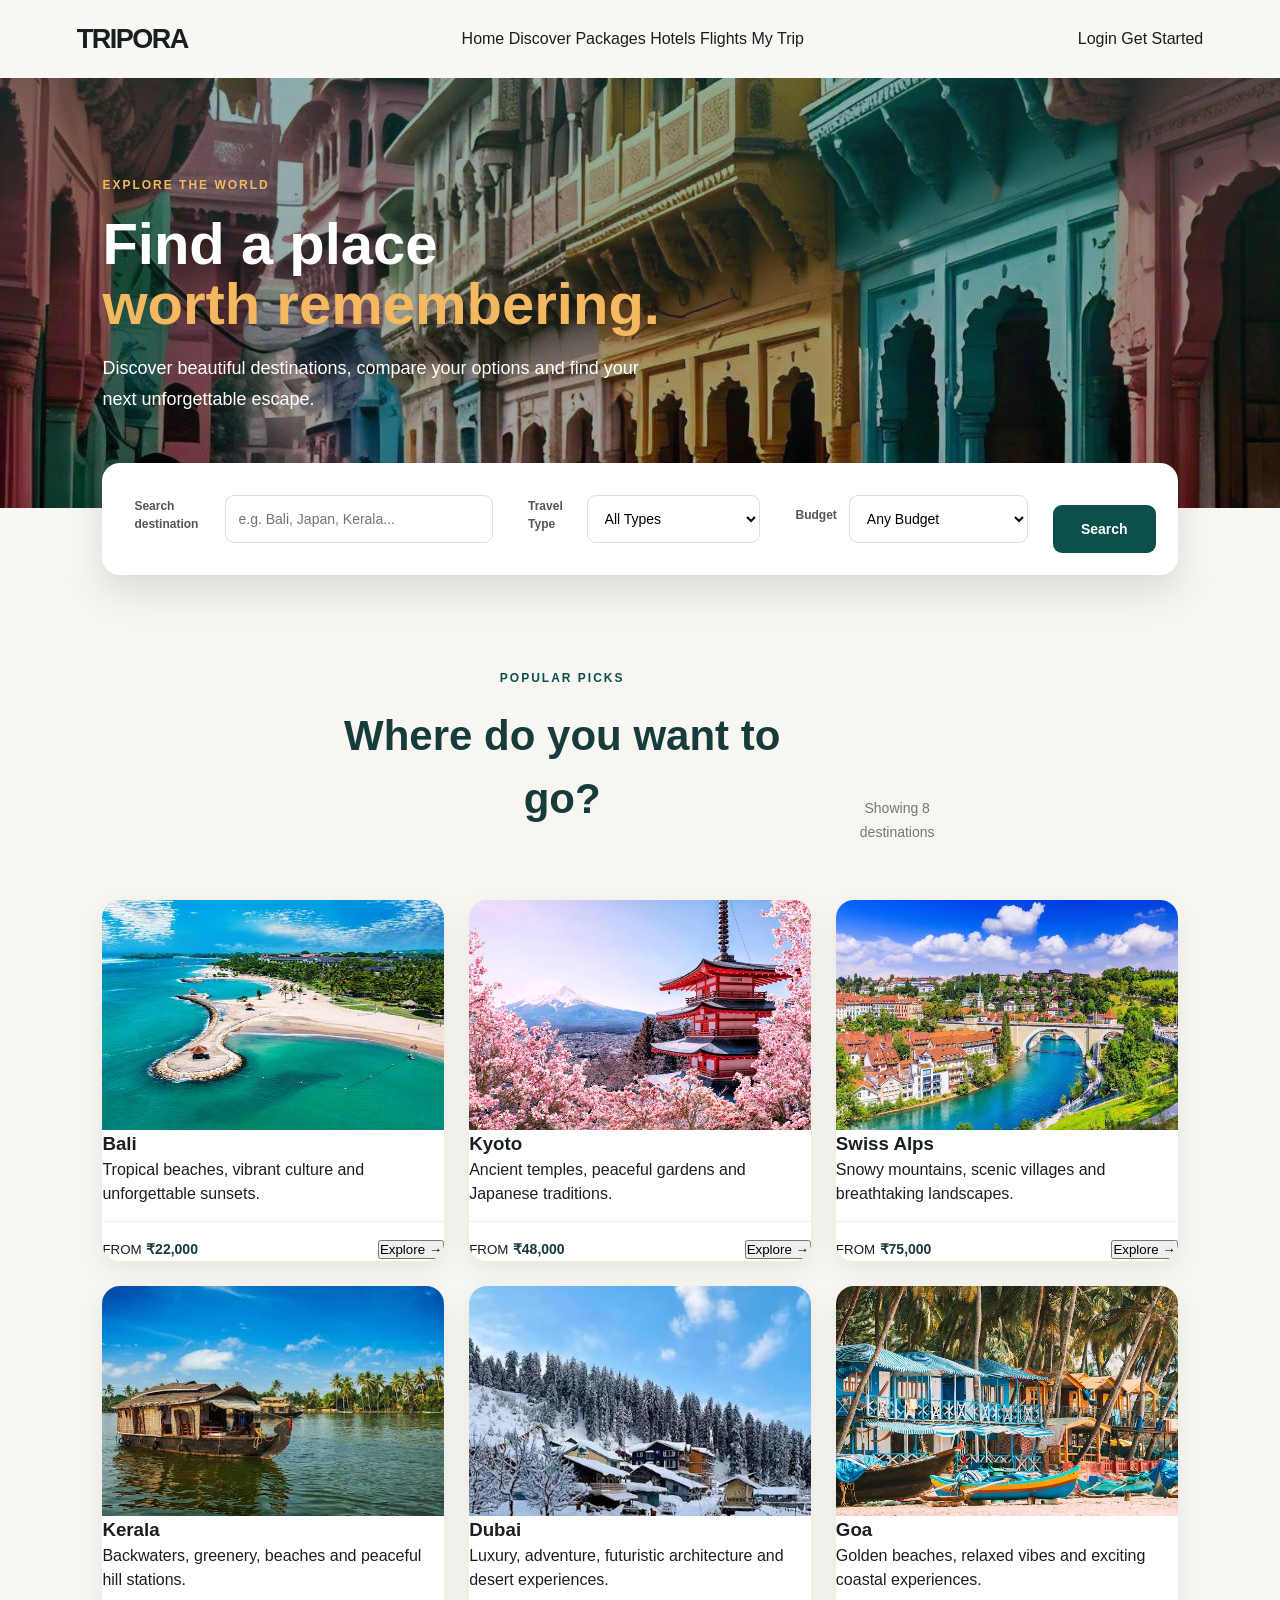
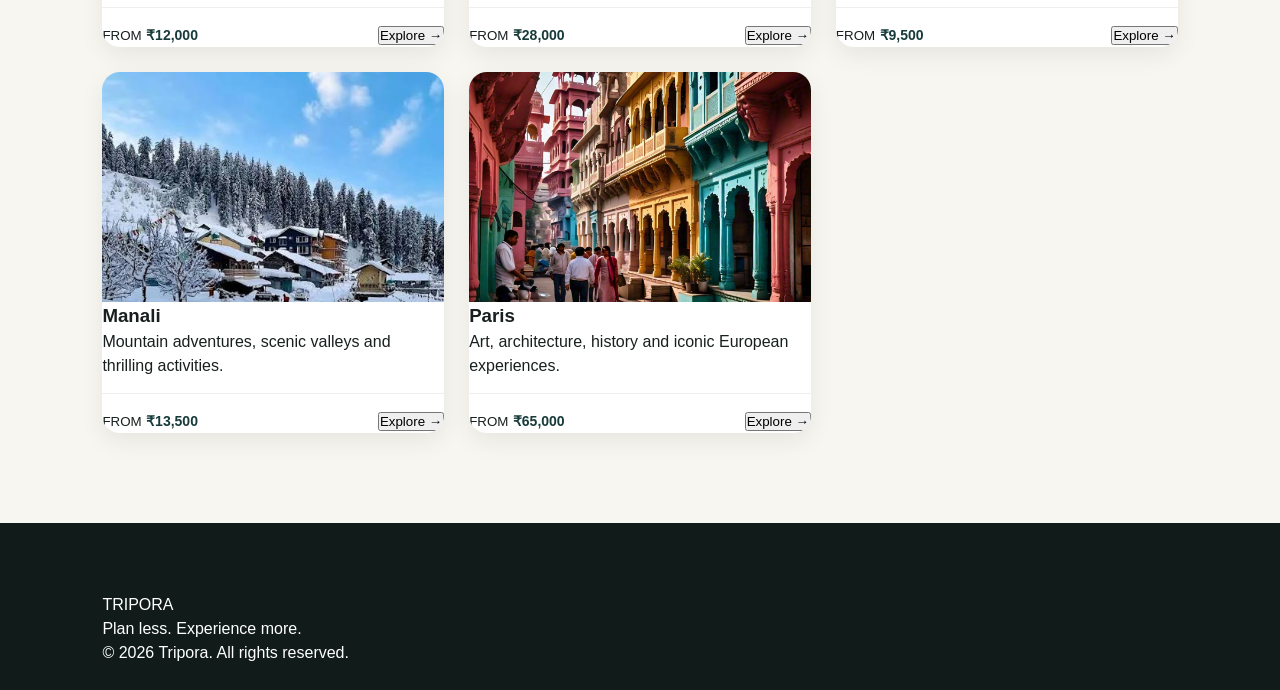
<file: destinations.html>
<!DOCTYPE html>
<html lang="en">

<head>
    <meta charset="UTF-8">
    <meta name="viewport" content="width=device-width, initial-scale=1.0">

    <title>Discover Destinations | Tripora</title>

    <link rel="stylesheet" href="css/style.css">
</head>

<body>

    <!-- NAVBAR -->

    <header class="navbar">

        <div class="logo">
            <a href="index.html">TRIPORA</a>
        </div>

        <nav>
            <a href="index.html">Home</a>
            <a href="destinations.html" class="active">Discover</a>
            <a href="packages.html">Packages</a>
            <a href="hotels.html">Hotels</a>
            <a href="flights.html">Flights</a>
            <a href="itinerary.html">My Trip</a>
        </nav>

        <div class="nav-buttons">
            <span id="navUser"></span>
            <a href="login.html" id="navLogin">Login</a>
            <a href="register.html" class="nav-cta">Get Started</a>
        </div>

    </header>


    <!-- PAGE HERO -->

    <section class="destination-hero">

        <div class="destination-hero-content">

            <span class="eyebrow">EXPLORE THE WORLD</span>

            <h1>
                Find a place<br>
                <span>worth remembering.</span>
            </h1>

            <p>
                Discover beautiful destinations, compare your options
                and find your next unforgettable escape.
            </p>

        </div>

    </section>


    <!-- SEARCH & FILTER -->

    <section class="destination-search">

        <div class="search-container">

            <div class="search-field">

                <label>Search destination</label>

                <input
                    type="text"
                    id="destinationSearch"
                    placeholder="e.g. Bali, Japan, Kerala..."
                >

            </div>


            <div class="search-field">

                <label>Travel Type</label>

                <select id="travelType">

                    <option value="all">All Types</option>
                    <option value="beach">Beach</option>
                    <option value="adventure">Adventure</option>
                    <option value="nature">Nature</option>
                    <option value="culture">Culture</option>

                </select>

            </div>


            <div class="search-field">

                <label>Budget</label>

                <select id="budgetFilter">

                    <option value="all">Any Budget</option>
                    <option value="budget">Under ₹15,000</option>
                    <option value="mid">₹15,000 - ₹30,000</option>
                    <option value="luxury">Above ₹30,000</option>

                </select>

            </div>


            <button class="search-btn" onclick="filterDestinations()">
                Search
            </button>

        </div>

    </section>


    <!-- DESTINATIONS -->

    <main class="destinations-section">

        <div class="section-heading">

            <div>
                <span class="eyebrow">POPULAR PICKS</span>

                <h2>Where do you want to go?</h2>
            </div>

            <p id="destinationCount">
                Showing 8 destinations
            </p>

        </div>


        <div class="destination-grid" id="destinationGrid"></div>


        <!-- NO RESULTS -->

        <div id="noResults" class="no-results">

            <h3>No destinations found</h3>

            <p>
                Try changing your search or filters.
            </p>

        </div>

    </main>


    <!-- FOOTER -->

    <footer class="footer">

        <div class="footer-logo">
            TRIPORA
        </div>

        <p>
            Plan less. Experience more.
        </p>

        <p class="copyright">
            © 2026 Tripora. All rights reserved.
        </p>

    </footer>


    <script src="js/script.js"></script>

</body>

</html>
</file>
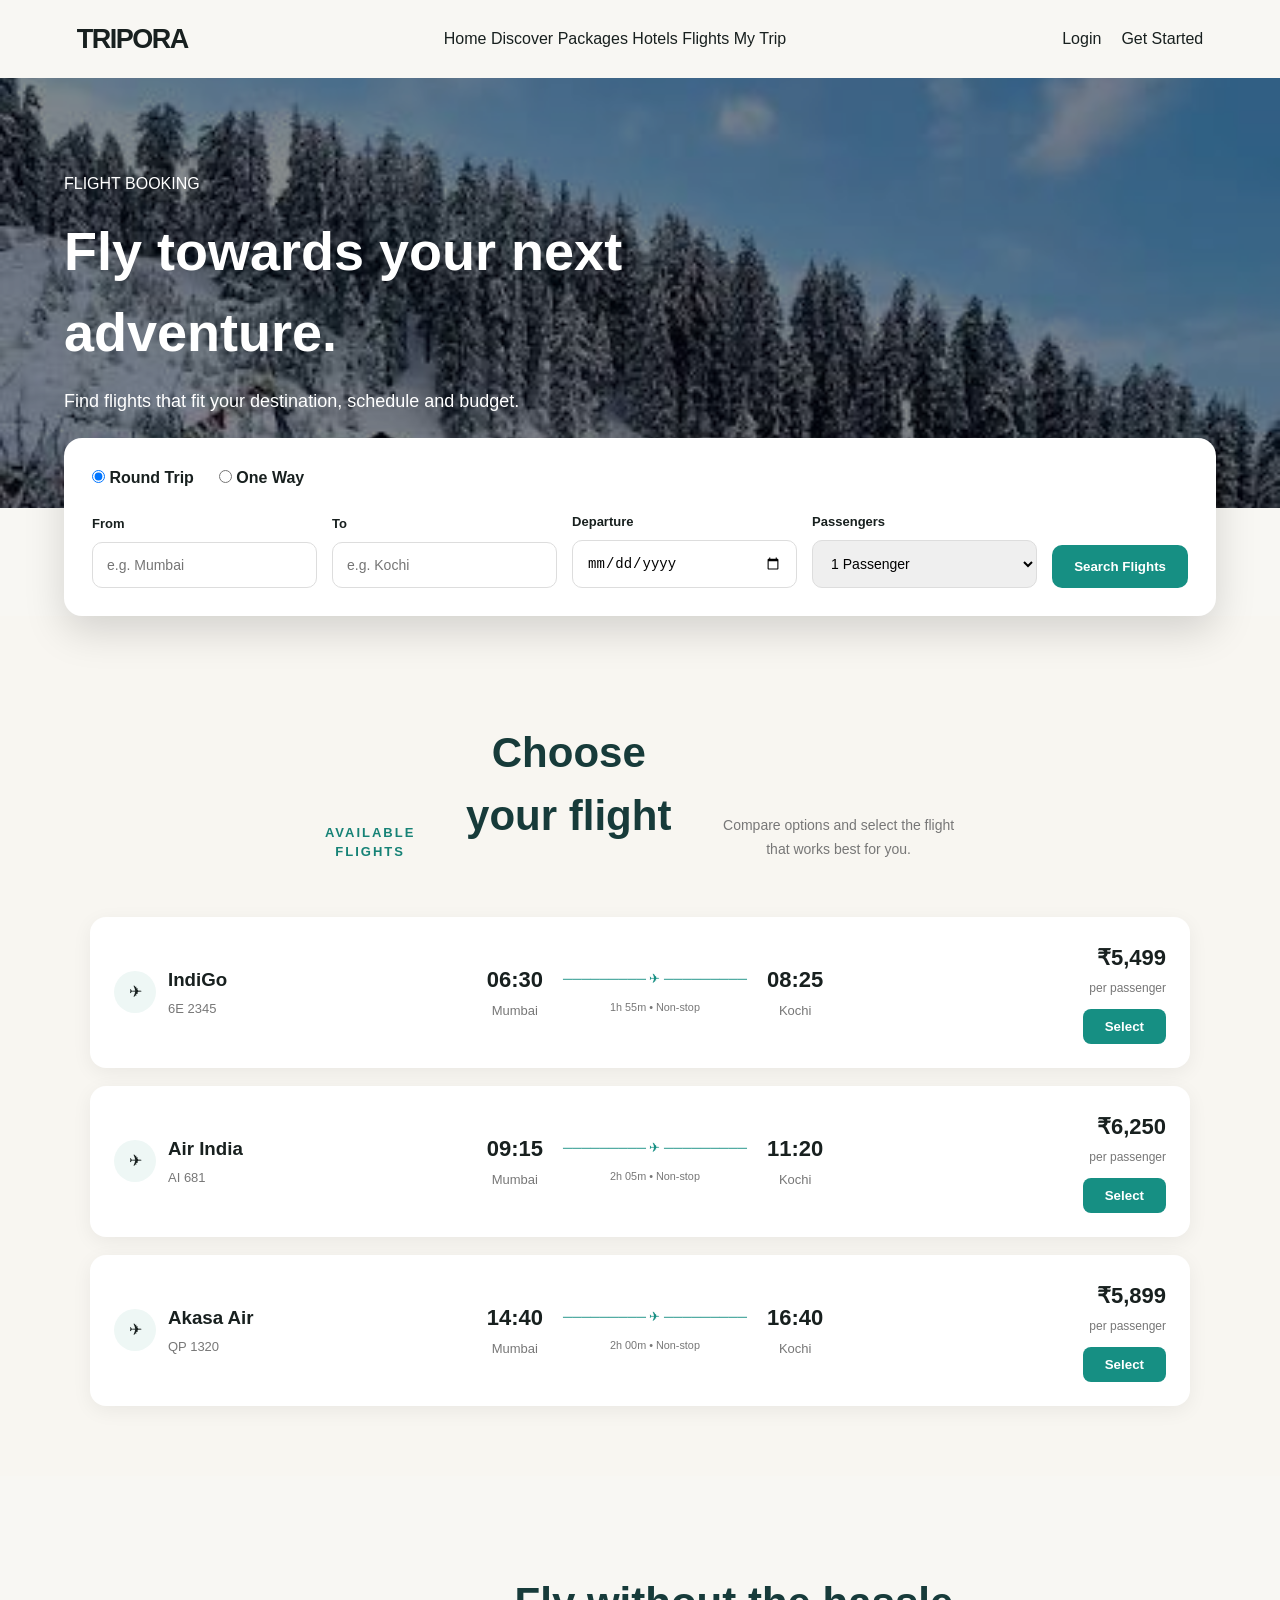
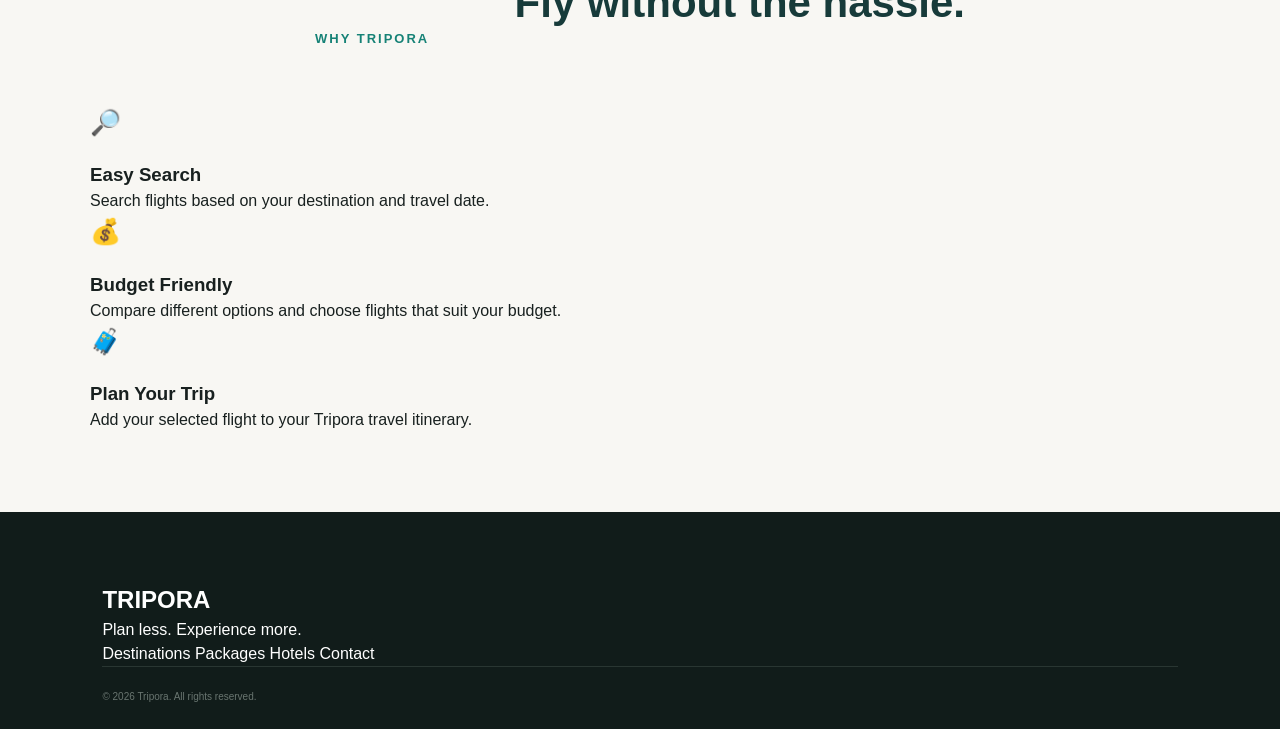
<file: flights.html>
<!DOCTYPE html>
<html lang="en">
<head>
    <meta charset="UTF-8">
    <meta name="viewport" content="width=device-width, initial-scale=1.0">

    <title>Flight Booking | Tripora</title>

    <link rel="stylesheet" href="css/style.css">
</head>

<body>

<!-- ================= NAVBAR ================= -->

<header class="navbar">

    <div class="logo">TRIPORA</div>

    <nav>
        <a href="index.html">Home</a>
        <a href="destinations.html">Discover</a>
        <a href="packages.html">Packages</a>
        <a href="hotels.html">Hotels</a>
        <a href="flights.html" class="active">Flights</a>
        <a href="itinerary.html">My Trip</a>
    </nav>

    <div class="nav-actions">
        <span id="navUser"></span>
        <a href="login.html" id="navLogin">Login</a>
        <a href="register.html" class="nav-btn">Get Started</a>
    </div>

</header>


<!-- ================= HERO ================= -->

<section class="flight-hero">

    <div class="flight-hero-overlay">

        <div class="flight-hero-content">

            <span class="section-tag">FLIGHT BOOKING</span>

            <h1>Fly towards your next adventure.</h1>

            <p>
                Find flights that fit your destination, schedule and budget.
            </p>

        </div>

    </div>

</section>


<!-- ================= SEARCH ================= -->

<section class="flight-search-section">

    <div class="flight-search-box">

        <div class="trip-type">
            <label>
                <input type="radio" name="tripType" checked>
                Round Trip
            </label>

            <label>
                <input type="radio" name="tripType">
                One Way
            </label>
        </div>


        <div class="flight-fields">

            <div class="flight-field">

                <label>From</label>

                <input
                    type="text"
                    id="fromCity"
                    placeholder="e.g. Mumbai"
                >

            </div>


            <div class="flight-field">

                <label>To</label>

                <input
                    type="text"
                    id="toCity"
                    placeholder="e.g. Kochi"
                >

            </div>


            <div class="flight-field">

                <label>Departure</label>

                <input
                    type="date"
                    id="departureDate"
                >

            </div>


            <div class="flight-field">

                <label>Passengers</label>

                <select id="passengers">

                    <option>1 Passenger</option>
                    <option>2 Passengers</option>
                    <option>3 Passengers</option>
                    <option>4 Passengers</option>

                </select>

            </div>


            <button
                class="flight-search-btn"
                onclick="searchFlights()"
            >
                Search Flights
            </button>

        </div>

    </div>

</section>


<!-- ================= FLIGHT RESULTS ================= -->

<section class="flight-results">

    <div class="section-heading">

        <span class="section-tag">AVAILABLE FLIGHTS</span>

        <h2>Choose your flight</h2>

        <p>
            Compare options and select the flight that works best for you.
        </p>

    </div>


    <div id="flightMessage" class="flight-message"></div>


    <div class="flight-list">


        <!-- FLIGHT 1 -->

        <div class="flight-card">

            <div class="airline-info">

                <div class="airline-logo">✈</div>

                <div>
                    <h3>IndiGo</h3>
                    <p>6E 2345</p>
                </div>

            </div>


            <div class="flight-route">

                <div>
                    <strong>06:30</strong>
                    <span class="flight-from">Mumbai</span>
                </div>

                <div class="flight-line">
                    ───────── ✈ ─────────
                    <small>1h 55m • Non-stop</small>
                </div>

                <div>
                    <strong>08:25</strong>
                    <span class="flight-to">Kochi</span>
                </div>

            </div>


            <div class="flight-price">

                <strong>₹5,499</strong>

                <span>per passenger</span>

                <button onclick="selectFlight('IndiGo', 5499)">
                    Select
                </button>

            </div>

        </div>


        <!-- FLIGHT 2 -->

        <div class="flight-card">

            <div class="airline-info">

                <div class="airline-logo">✈</div>

                <div>
                    <h3>Air India</h3>
                    <p>AI 681</p>
                </div>

            </div>


            <div class="flight-route">

                <div>
                    <strong>09:15</strong>
                    <span class="flight-from">Mumbai</span>
                </div>

                <div class="flight-line">
                    ───────── ✈ ─────────
                    <small>2h 05m • Non-stop</small>
                </div>

                <div>
                    <strong>11:20</strong>
                    <span class="flight-to">Kochi</span>
                </div>

            </div>


            <div class="flight-price">

                <strong>₹6,250</strong>

                <span>per passenger</span>

                <button onclick="selectFlight('Air India', 6250)">
                    Select
                </button>

            </div>

        </div>


        <!-- FLIGHT 3 -->

        <div class="flight-card">

            <div class="airline-info">

                <div class="airline-logo">✈</div>

                <div>
                    <h3>Akasa Air</h3>
                    <p>QP 1320</p>
                </div>

            </div>


            <div class="flight-route">

                <div>
                    <strong>14:40</strong>
                    <span class="flight-from">Mumbai</span>
                </div>

                <div class="flight-line">
                    ───────── ✈ ─────────
                    <small>2h 00m • Non-stop</small>
                </div>

                <div>
                    <strong>16:40</strong>
                    <span class="flight-to">Kochi</span>
                </div>

            </div>


            <div class="flight-price">

                <strong>₹5,899</strong>

                <span>per passenger</span>

                <button onclick="selectFlight('Akasa Air', 5899)">
                    Select
                </button>

            </div>

        </div>


    </div>

</section>


<!-- ================= WHY TRIPORA ================= -->

<section class="flight-features">

    <div class="section-heading">

        <span class="section-tag">WHY TRIPORA</span>

        <h2>Fly without the hassle.</h2>

    </div>


    <div class="feature-grid">

        <div class="feature-card">
            <div class="feature-icon">🔎</div>
            <h3>Easy Search</h3>
            <p>
                Search flights based on your destination and travel date.
            </p>
        </div>


        <div class="feature-card">
            <div class="feature-icon">💰</div>
            <h3>Budget Friendly</h3>
            <p>
                Compare different options and choose flights that suit your budget.
            </p>
        </div>


        <div class="feature-card">
            <div class="feature-icon">🧳</div>
            <h3>Plan Your Trip</h3>
            <p>
                Add your selected flight to your Tripora travel itinerary.
            </p>
        </div>

    </div>

</section>


<!-- ================= FOOTER ================= -->

<footer class="footer">

    <div class="footer-content">

        <div>
            <h2>TRIPORA</h2>

            <p>
                Plan less. Experience more.
            </p>
        </div>


        <div class="footer-links">

            <a href="destinations.html">Destinations</a>
            <a href="packages.html">Packages</a>
            <a href="hotels.html">Hotels</a>
            <a href="contact.html">Contact</a>

        </div>

    </div>


    <div class="footer-bottom">

        <p>© 2026 Tripora. All rights reserved.</p>

    </div>

</footer>


<script src="js/script.js"></script>

</body>
</html>
</file>
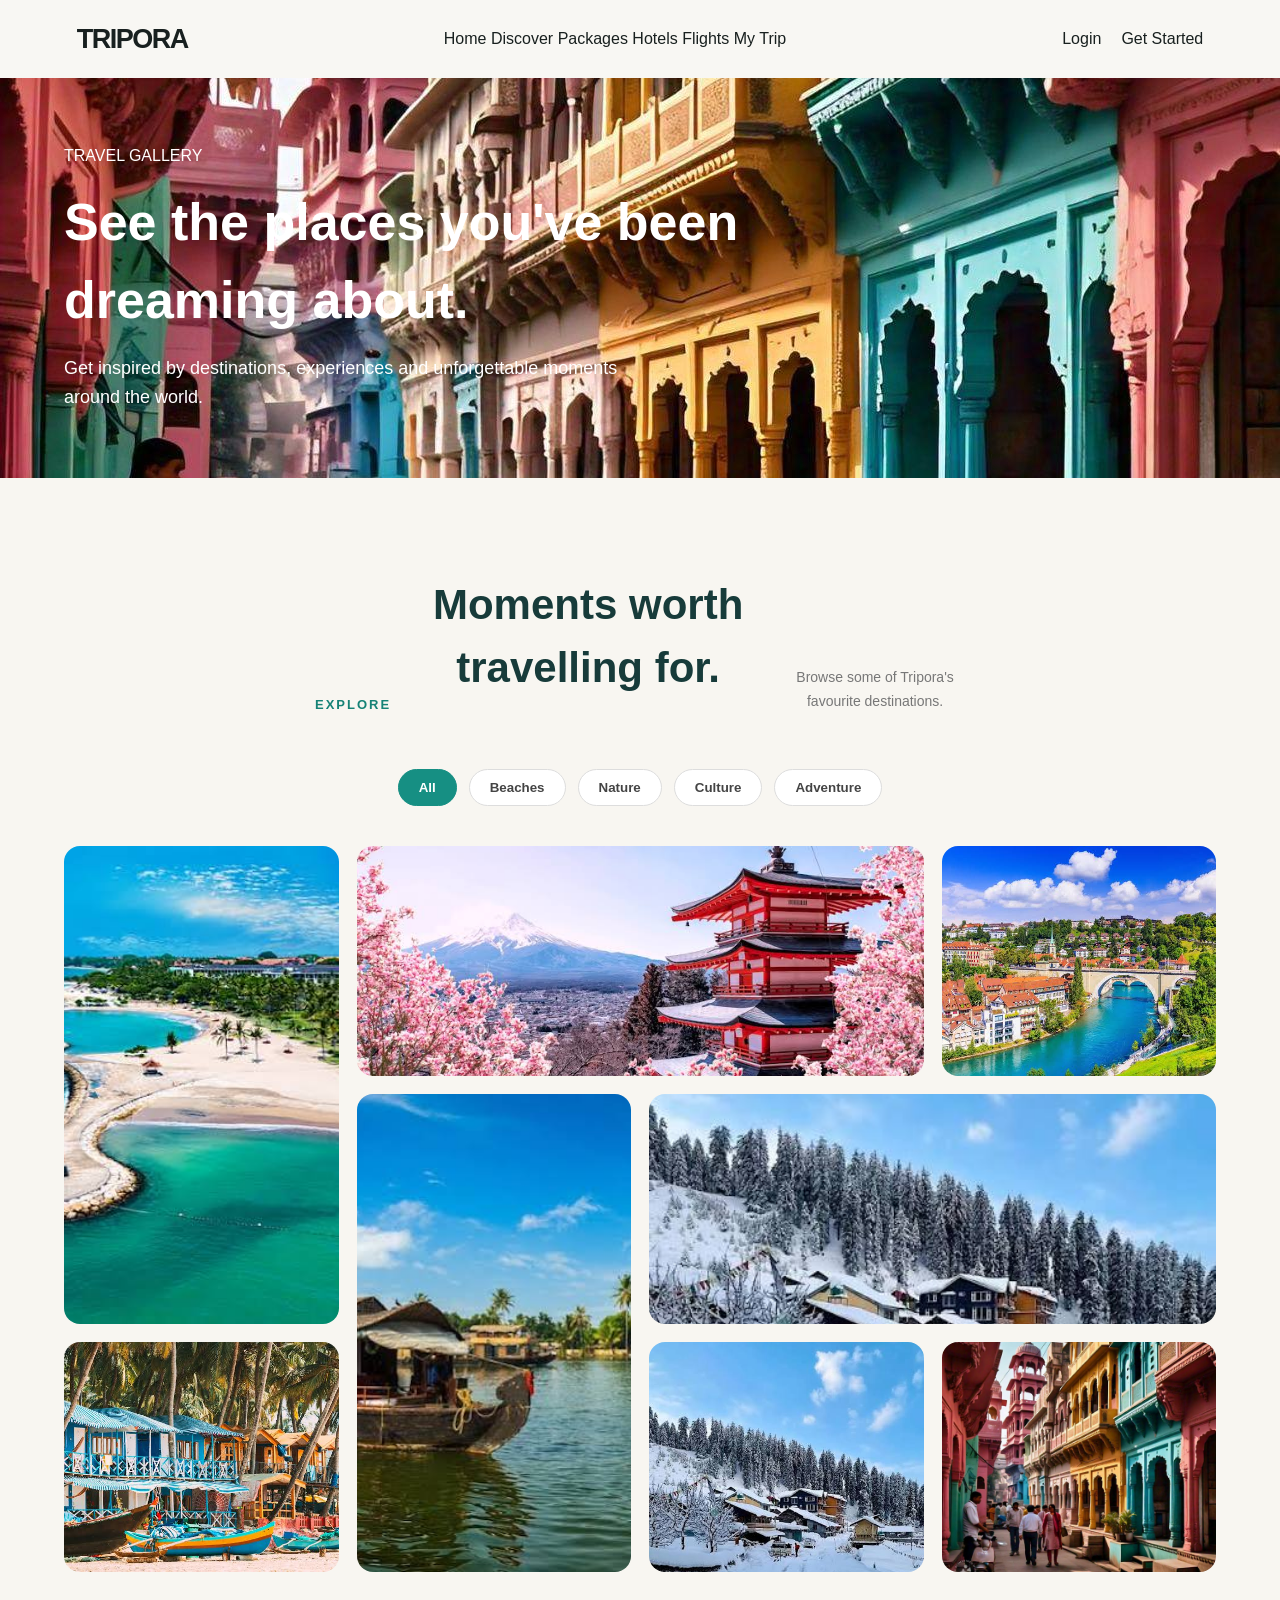
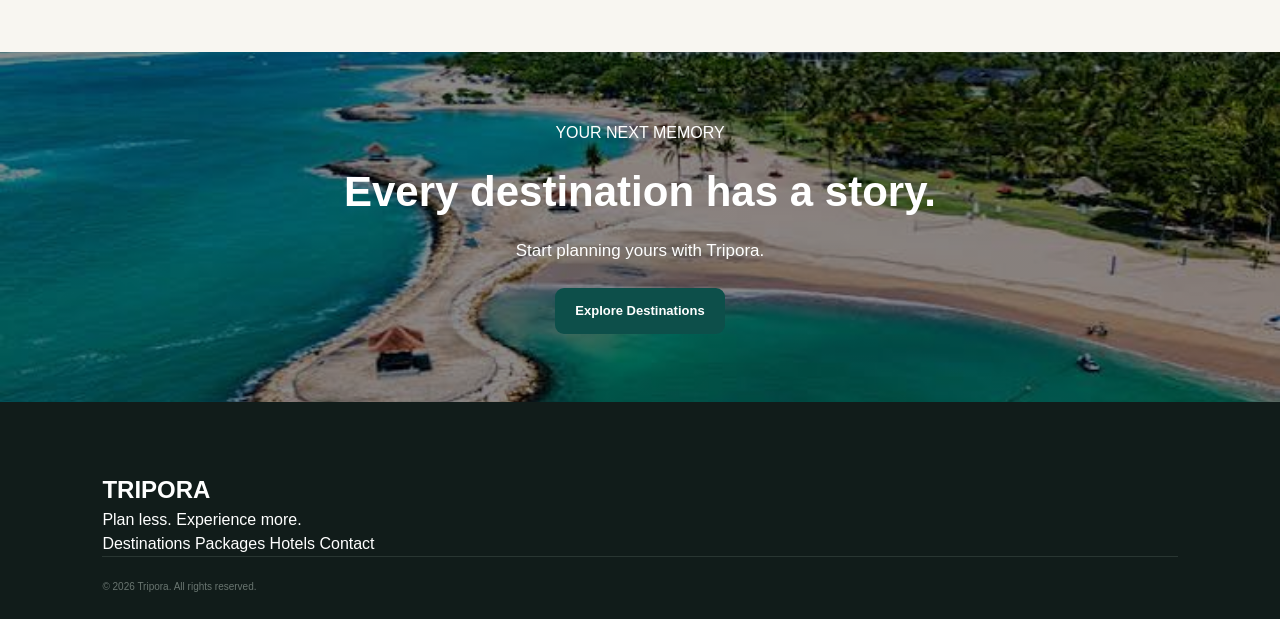
<file: gallery.html>
<!DOCTYPE html>
<html lang="en">

<head>
    <meta charset="UTF-8">
    <meta name="viewport" content="width=device-width, initial-scale=1.0">

    <title>Travel Gallery | Tripora</title>

    <link rel="stylesheet" href="css/style.css">
</head>

<body>

<!-- ================= NAVBAR ================= -->

<header class="navbar">

    <div class="logo">TRIPORA</div>

    <nav>
        <a href="index.html">Home</a>
        <a href="destinations.html">Discover</a>
        <a href="packages.html">Packages</a>
        <a href="hotels.html">Hotels</a>
        <a href="flights.html">Flights</a>
        <a href="itinerary.html">My Trip</a>
    </nav>

    <div class="nav-actions">
        <span id="navUser"></span>
        <a href="login.html" id="navLogin">Login</a>
        <a href="register.html" class="nav-btn">Get Started</a>
    </div>

</header>


<!-- ================= HERO ================= -->

<section class="gallery-hero">

    <div class="gallery-hero-content">

        <span class="section-tag">TRAVEL GALLERY</span>

        <h1>See the places you've been dreaming about.</h1>

        <p>
            Get inspired by destinations, experiences and
            unforgettable moments around the world.
        </p>

    </div>

</section>


<!-- ================= GALLERY ================= -->

<section class="gallery-section">

    <div class="section-heading">

        <span class="section-tag">EXPLORE</span>

        <h2>Moments worth travelling for.</h2>

        <p>
            Browse some of Tripora's favourite destinations.
        </p>

    </div>


    <!-- FILTER BUTTONS -->

    <div class="gallery-filters">

        <button
            class="gallery-filter active"
            onclick="filterGallery('all', this)"
        >
            All
        </button>

        <button
            class="gallery-filter"
            onclick="filterGallery('beach', this)"
        >
            Beaches
        </button>

        <button
            class="gallery-filter"
            onclick="filterGallery('nature', this)"
        >
            Nature
        </button>

        <button
            class="gallery-filter"
            onclick="filterGallery('culture', this)"
        >
            Culture
        </button>

        <button
            class="gallery-filter"
            onclick="filterGallery('adventure', this)"
        >
            Adventure
        </button>

    </div>


    <!-- PHOTO GRID -->

    <div class="gallery-grid">


        <!-- PHOTO 1 -->

        <div class="gallery-item beach">

            <img
                src="images/bali.jfif"
                alt="Bali tropical destination"
            >

            <div class="gallery-overlay">

                <span>BEACH</span>

                <h3>Bali, Indonesia</h3>

                <p>Tropical escape</p>

            </div>

        </div>


        <!-- PHOTO 2 -->

        <div class="gallery-item culture">

            <img
                src="images/japan.jfif"
                alt="Kyoto Japan"
            >

            <div class="gallery-overlay">

                <span>CULTURE</span>

                <h3>Kyoto, Japan</h3>

                <p>Tradition & timeless beauty</p>

            </div>

        </div>


        <!-- PHOTO 3 -->

        <div class="gallery-item nature">

            <img
                src="images/switzerland.jfif"
                alt="Swiss Alps"
            >

            <div class="gallery-overlay">

                <span>NATURE</span>

                <h3>Swiss Alps</h3>

                <p>Mountains & fresh air</p>

            </div>

        </div>


        <!-- PHOTO 4 -->

        <div class="gallery-item nature">

            <img
                src="images/nature.jfif"
                alt="Kerala nature"
            >

            <div class="gallery-overlay">

                <span>NATURE</span>

                <h3>Kerala, India</h3>

                <p>Backwaters & greenery</p>

            </div>

        </div>


        <!-- PHOTO 5 -->

        <div class="gallery-item adventure">

            <img
                src="images/adventure.jfif"
                alt="Adventure destination"
            >

            <div class="gallery-overlay">

                <span>ADVENTURE</span>

                <h3>Mountain Escape</h3>

                <p>Chase the thrill</p>

            </div>

        </div>


        <!-- PHOTO 6 -->

        <div class="gallery-item beach">

            <img
                src="images/hero.jfif"
                alt="Tropical beach"
            >

            <div class="gallery-overlay">

                <span>BEACH</span>

                <h3>Goa, India</h3>

                <p>Sun, sand & sunsets</p>

            </div>

        </div>


        <!-- PHOTO 7 -->

        <div class="gallery-item adventure">

            <img
                src="images/adventure.jfif"
                alt="Adventure landscape"
            >

            <div class="gallery-overlay">

                <span>ADVENTURE</span>

                <h3>Dubai</h3>

                <p>Explore beyond the ordinary</p>

            </div>

        </div>


        <!-- PHOTO 8 -->

        <div class="gallery-item culture">

            <img
                src="images/culture.jfif"
                alt="Cultural destination"
            >

            <div class="gallery-overlay">

                <span>CULTURE</span>

                <h3>Paris, France</h3>

                <p>Art, history & romance</p>

            </div>

        </div>


    </div>

</section>


<!-- ================= INSPIRATION ================= -->

<section class="gallery-inspiration">

    <div class="gallery-inspiration-content">

        <span class="section-tag">YOUR NEXT MEMORY</span>

        <h2>
            Every destination has a story.
        </h2>

        <p>
            Start planning yours with Tripora.
        </p>

        <a href="destinations.html" class="primary-btn">
            Explore Destinations
        </a>

    </div>

</section>


<!-- ================= FOOTER ================= -->

<footer class="footer">

    <div class="footer-content">

        <div>

            <h2>TRIPORA</h2>

            <p>
                Plan less. Experience more.
            </p>

        </div>


        <div class="footer-links">

            <a href="destinations.html">Destinations</a>
            <a href="packages.html">Packages</a>
            <a href="hotels.html">Hotels</a>
            <a href="contact.html">Contact</a>

        </div>

    </div>


    <div class="footer-bottom">

        <p>© 2026 Tripora. All rights reserved.</p>

    </div>

</footer>


<script src="js/script.js"></script>

</body>

</html>
</file>
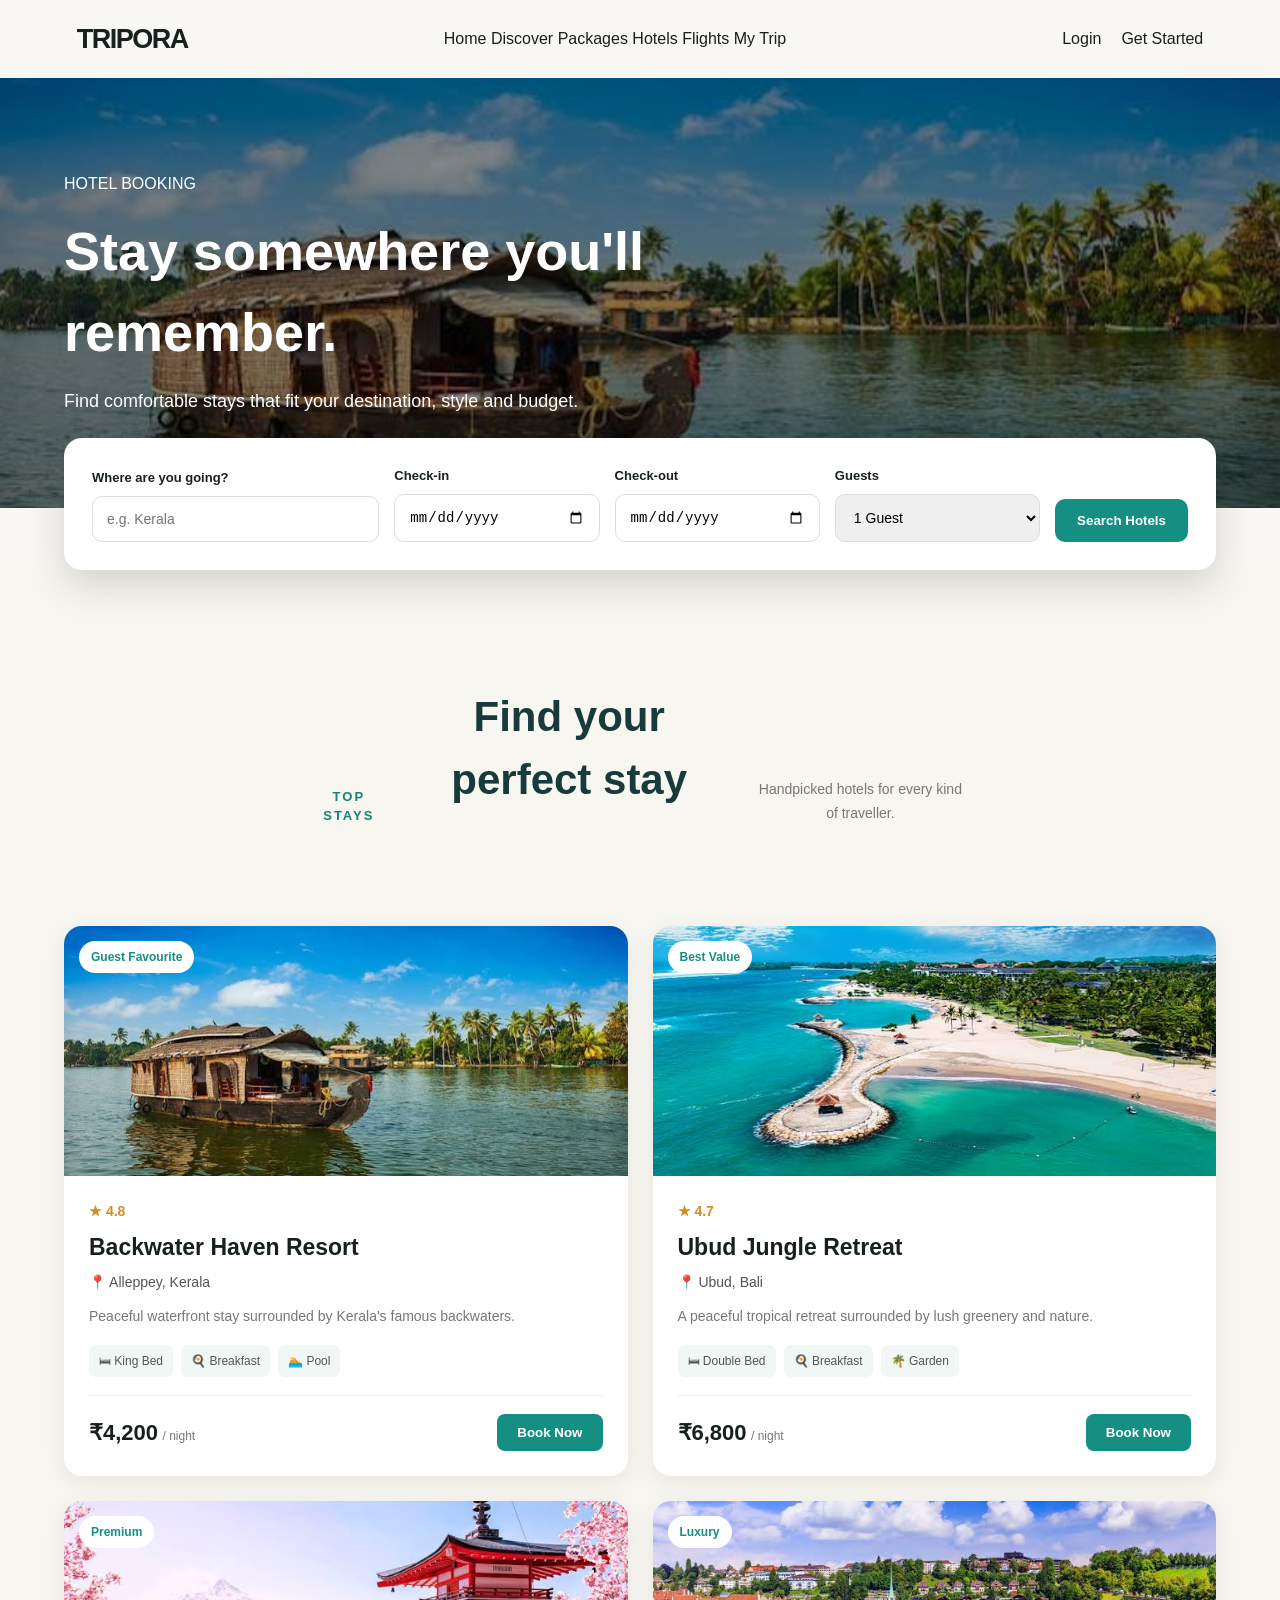
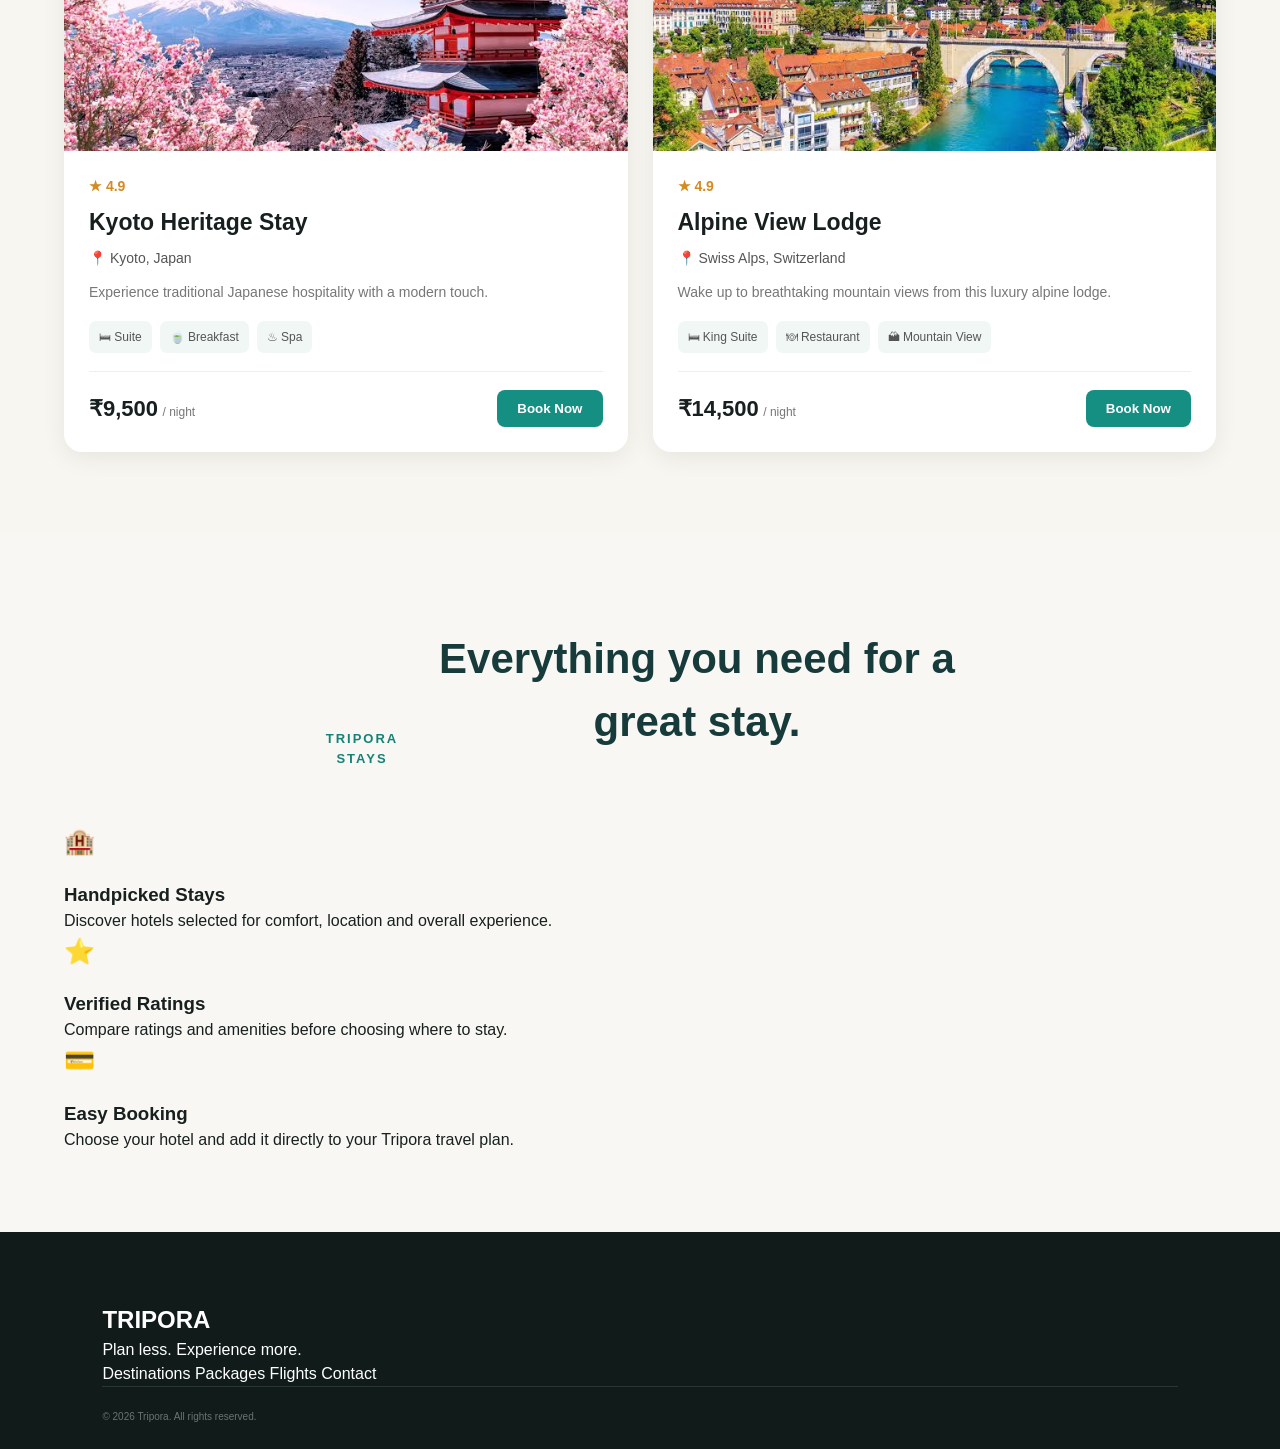
<file: hotels.html>
<!DOCTYPE html>
<html lang="en">

<head>
    <meta charset="UTF-8">
    <meta name="viewport" content="width=device-width, initial-scale=1.0">

    <title>Hotel Booking | Tripora</title>

    <link rel="stylesheet" href="css/style.css">
</head>

<body>

<!-- ================= NAVBAR ================= -->

<header class="navbar">

    <div class="logo">TRIPORA</div>

    <nav>
        <a href="index.html">Home</a>
        <a href="destinations.html">Discover</a>
        <a href="packages.html">Packages</a>
        <a href="hotels.html" class="active">Hotels</a>
        <a href="flights.html">Flights</a>
        <a href="itinerary.html">My Trip</a>
    </nav>

    <div class="nav-actions">
        <span id="navUser"></span>
        <a href="login.html" id="navLogin">Login</a>
        <a href="register.html" class="nav-btn">Get Started</a>
    </div>

</header>


<!-- ================= HERO ================= -->

<section class="hotel-hero">

    <div class="hotel-hero-overlay">

        <div class="hotel-hero-content">

            <span class="section-tag">HOTEL BOOKING</span>

            <h1>Stay somewhere you'll remember.</h1>

            <p>
                Find comfortable stays that fit your destination,
                style and budget.
            </p>

        </div>

    </div>

</section>


<!-- ================= SEARCH ================= -->

<section class="hotel-search-section">

    <div class="hotel-search-box">

        <div class="hotel-field">

            <label>Where are you going?</label>

            <input
                type="text"
                id="hotelLocation"
                placeholder="e.g. Kerala"
            >

        </div>


        <div class="hotel-field">

            <label>Check-in</label>

            <input
                type="date"
                id="checkIn"
            >

        </div>


        <div class="hotel-field">

            <label>Check-out</label>

            <input
                type="date"
                id="checkOut"
            >

        </div>


        <div class="hotel-field">

            <label>Guests</label>

            <select id="hotelGuests">

                <option>1 Guest</option>
                <option>2 Guests</option>
                <option>3 Guests</option>
                <option>4 Guests</option>

            </select>

        </div>


        <button
            class="hotel-search-btn"
            onclick="searchHotels()"
        >
            Search Hotels
        </button>

    </div>

</section>


<!-- ================= HOTEL RESULTS ================= -->

<section class="hotel-results">

    <div class="section-heading">

        <span class="section-tag">TOP STAYS</span>

        <h2>Find your perfect stay</h2>

        <p>
            Handpicked hotels for every kind of traveller.
        </p>

    </div>


    <div id="hotelMessage" class="hotel-message"></div>


    <div class="hotel-grid">


        <!-- HOTEL 1 -->

        <div class="hotel-card" data-location="kerala">

            <div class="hotel-image">

                <img
                    src="images/nature.jfif"
                    alt="Kerala resort"
                >

                <span class="hotel-badge">
                    Guest Favourite
                </span>

            </div>


            <div class="hotel-content">

                <div class="hotel-rating">
                    ★ 4.8
                </div>

                <h3>Backwater Haven Resort</h3>

                <p class="hotel-location">
                    📍 Alleppey, Kerala
                </p>

                <p>
                    Peaceful waterfront stay surrounded by
                    Kerala's famous backwaters.
                </p>


                <div class="hotel-amenities">

                    <span>🛏 King Bed</span>
                    <span>🍳 Breakfast</span>
                    <span>🏊 Pool</span>

                </div>


                <div class="hotel-bottom">

                    <div>
                        <strong>₹4,200</strong>
                        <span>/ night</span>
                    </div>

                    <button onclick="bookHotel('Backwater Haven Resort', 4200)">
                         Book Now
                    </button>

                </div>

            </div>

        </div>


        <!-- HOTEL 2 -->

        <div class="hotel-card" data-location="bali">

            <div class="hotel-image">

                <img
                    src="images/bali.jfif"
                    alt="Bali hotel"
                >

                <span class="hotel-badge">
                    Best Value
                </span>

            </div>


            <div class="hotel-content">

                <div class="hotel-rating">
                    ★ 4.7
                </div>

                <h3>Ubud Jungle Retreat</h3>

                <p class="hotel-location">
                    📍 Ubud, Bali
                </p>

                <p>
                    A peaceful tropical retreat surrounded
                    by lush greenery and nature.
                </p>


                <div class="hotel-amenities">

                    <span>🛏 Double Bed</span>
                    <span>🍳 Breakfast</span>
                    <span>🌴 Garden</span>

                </div>


                <div class="hotel-bottom">

                    <div>
                        <strong>₹6,800</strong>
                        <span>/ night</span>
                    </div>

                    <button onclick="bookHotel('Ubud Jungle Retreat', 6800)">
                         Book Now
                    </button>

                </div>

            </div>

        </div>


        <!-- HOTEL 3 -->

        <div class="hotel-card" data-location="kyoto japan">

            <div class="hotel-image">

                <img
                    src="images/japan.jfif"
                    alt="Kyoto hotel"
                >

                <span class="hotel-badge">
                    Premium
                </span>

            </div>


            <div class="hotel-content">

                <div class="hotel-rating">
                    ★ 4.9
                </div>

                <h3>Kyoto Heritage Stay</h3>

                <p class="hotel-location">
                    📍 Kyoto, Japan
                </p>

                <p>
                    Experience traditional Japanese hospitality
                    with a modern touch.
                </p>


                <div class="hotel-amenities">

                    <span>🛏 Suite</span>
                    <span>🍵 Breakfast</span>
                    <span>♨ Spa</span>

                </div>


                <div class="hotel-bottom">

                    <div>
                        <strong>₹9,500</strong>
                        <span>/ night</span>
                    </div>

                    <button onclick="bookHotel('Kyoto Heritage Stay', 9500)">
                         Book Now
                    </button>
                </div>

            </div>

        </div>


        <!-- HOTEL 4 -->

        <div class="hotel-card" data-location="switzerland swiss alps">

            <div class="hotel-image">

                <img
                    src="images/switzerland.jfif"
                    alt="Swiss Alps hotel"
                >

                <span class="hotel-badge">
                    Luxury
                </span>

            </div>


            <div class="hotel-content">

                <div class="hotel-rating">
                    ★ 4.9
                </div>

                <h3>Alpine View Lodge</h3>

                <p class="hotel-location">
                    📍 Swiss Alps, Switzerland
                </p>

                <p>
                    Wake up to breathtaking mountain views
                    from this luxury alpine lodge.
                </p>


                <div class="hotel-amenities">

                    <span>🛏 King Suite</span>
                    <span>🍽 Restaurant</span>
                    <span>🏔 Mountain View</span>

                </div>


                <div class="hotel-bottom">

                    <div>
                        <strong>₹14,500</strong>
                        <span>/ night</span>
                    </div>

                    <button onclick="bookHotel('Alpine View Lodge', 14500)">
                        Book Now
                    </button>

                </div>

            </div>

        </div>


    </div>

</section>


<!-- ================= HOTEL FEATURES ================= -->

<section class="hotel-features">

    <div class="section-heading">

        <span class="section-tag">TRIPORA STAYS</span>

        <h2>Everything you need for a great stay.</h2>

    </div>


    <div class="feature-grid">

        <div class="feature-card">

            <div class="feature-icon">🏨</div>

            <h3>Handpicked Stays</h3>

            <p>
                Discover hotels selected for comfort,
                location and overall experience.
            </p>

        </div>


        <div class="feature-card">

            <div class="feature-icon">⭐</div>

            <h3>Verified Ratings</h3>

            <p>
                Compare ratings and amenities before
                choosing where to stay.
            </p>

        </div>


        <div class="feature-card">

            <div class="feature-icon">💳</div>

            <h3>Easy Booking</h3>

            <p>
                Choose your hotel and add it directly
                to your Tripora travel plan.
            </p>

        </div>

    </div>

</section>


<!-- ================= FOOTER ================= -->

<footer class="footer">

    <div class="footer-content">

        <div>

            <h2>TRIPORA</h2>

            <p>
                Plan less. Experience more.
            </p>

        </div>


        <div class="footer-links">

            <a href="destinations.html">Destinations</a>
            <a href="packages.html">Packages</a>
            <a href="flights.html">Flights</a>
            <a href="contact.html">Contact</a>

        </div>

    </div>


    <div class="footer-bottom">

        <p>© 2026 Tripora. All rights reserved.</p>

    </div>

</footer>


<script src="js/script.js"></script>

</body>

</html>
</file>
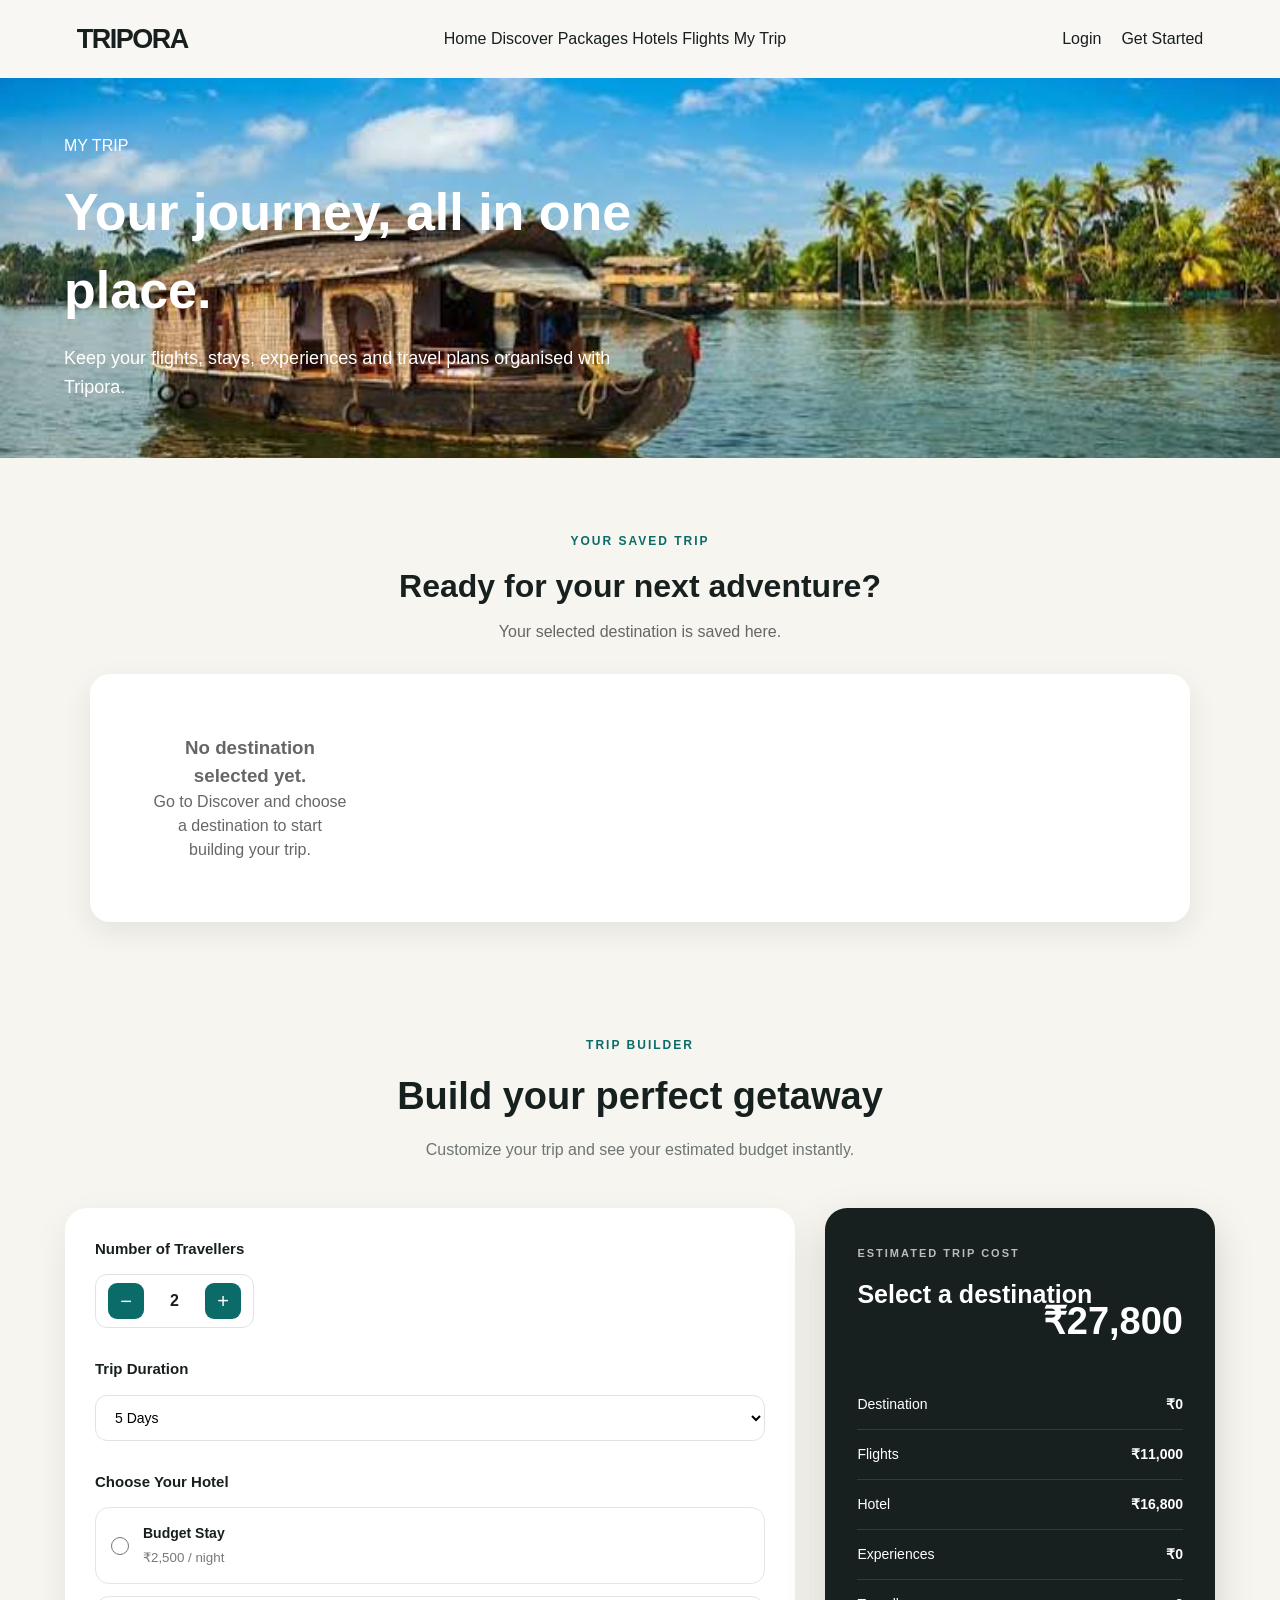
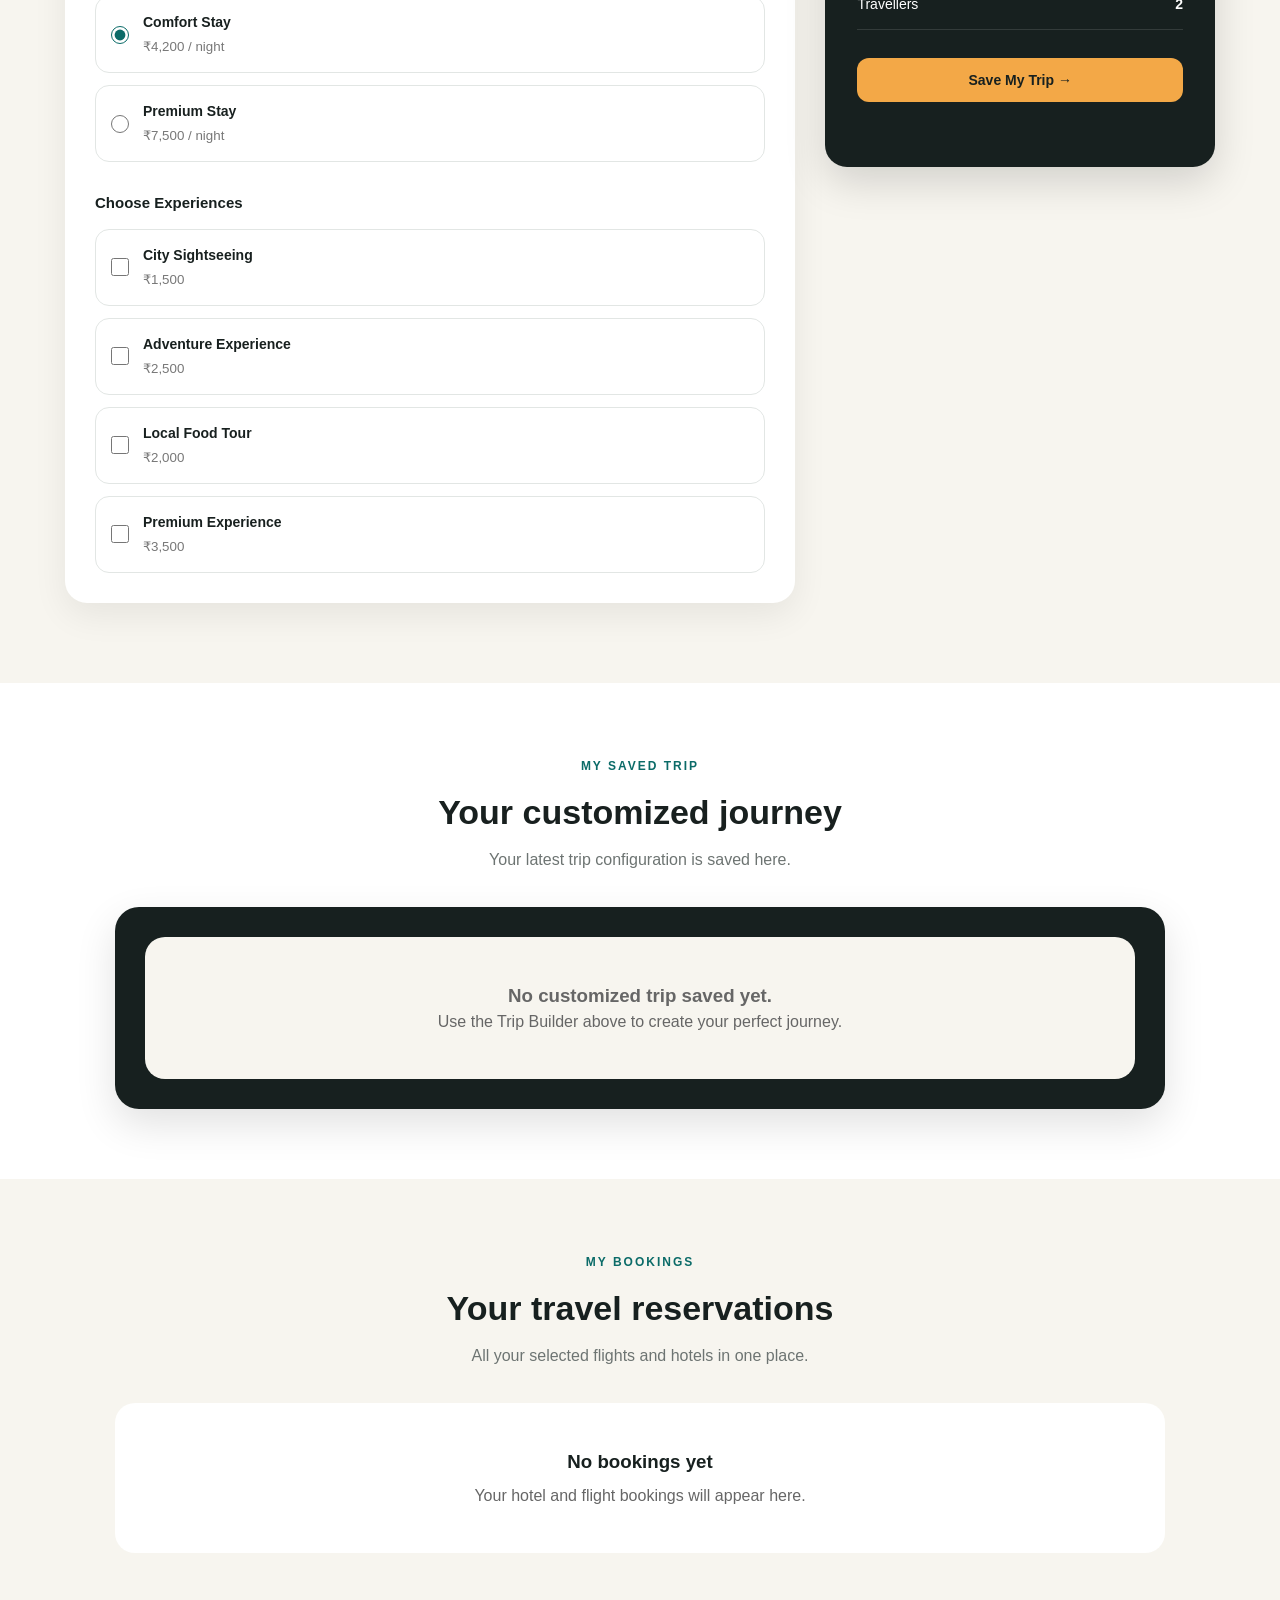
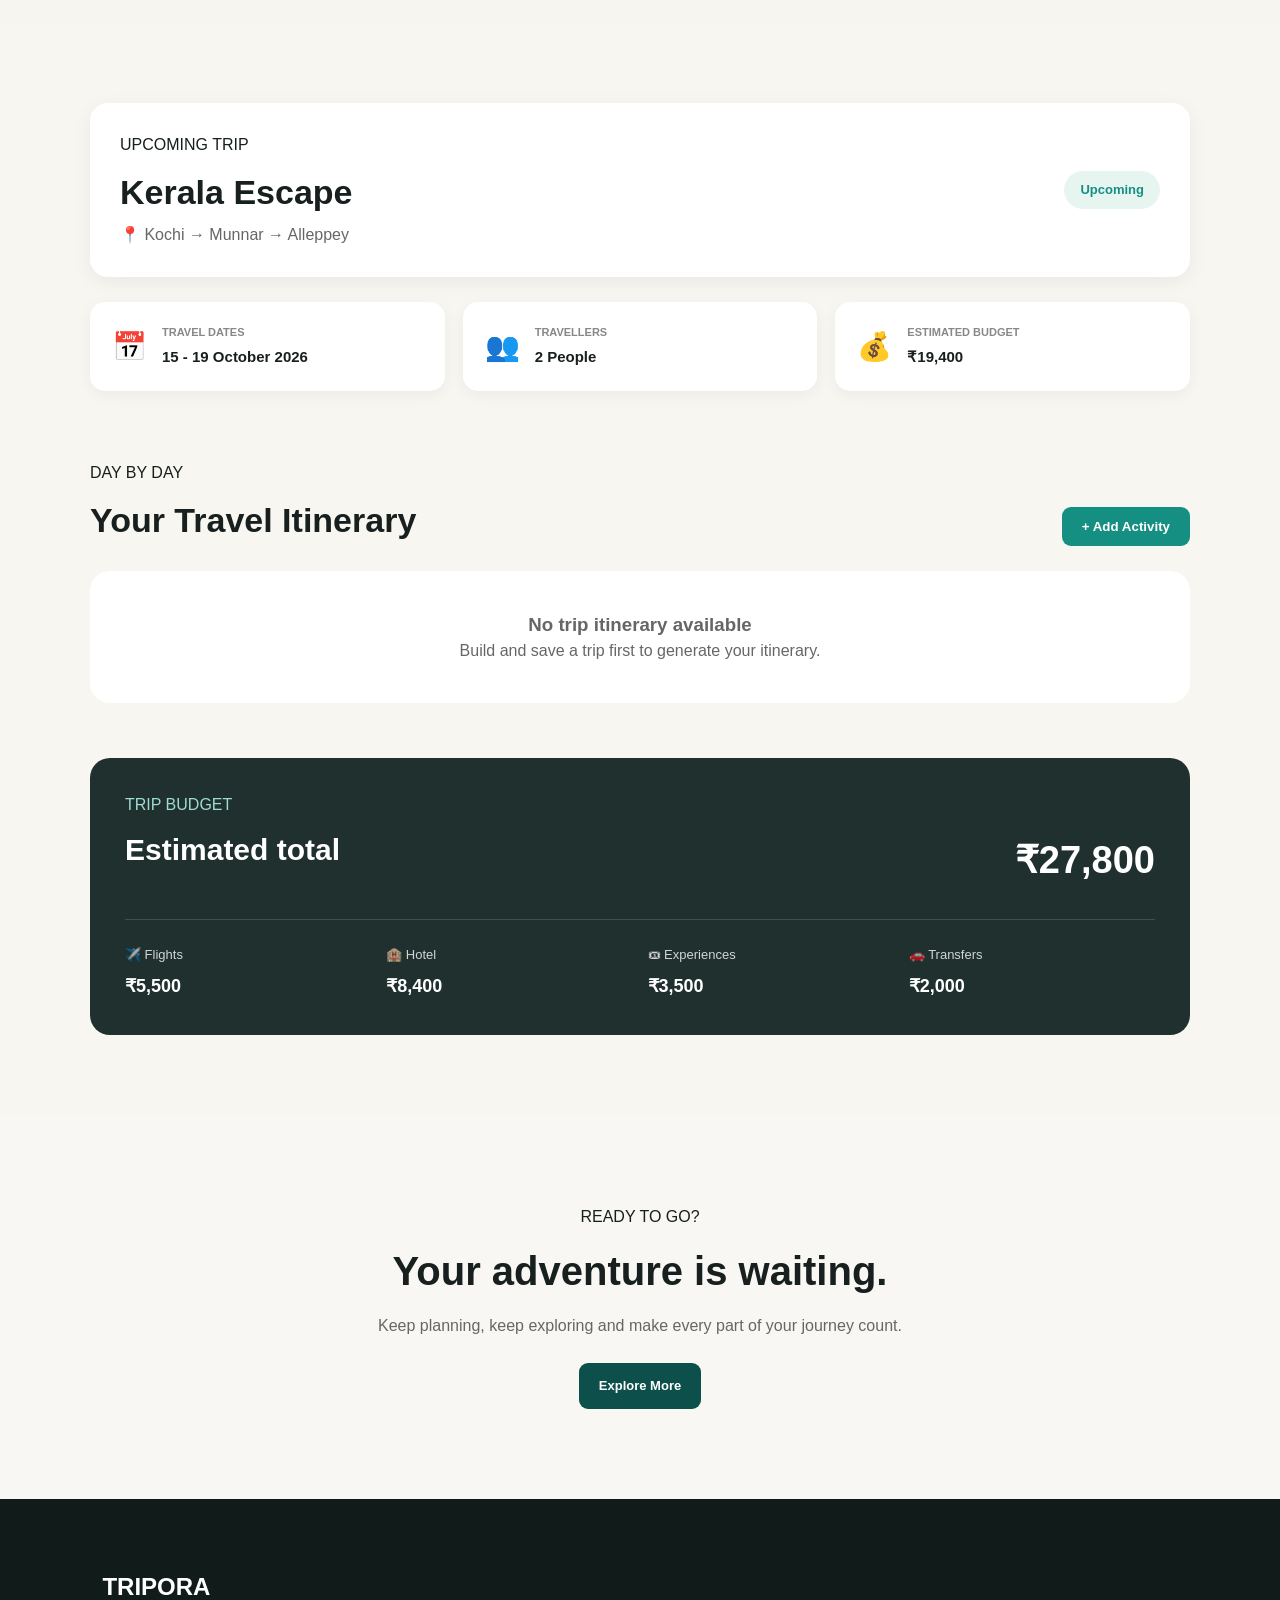
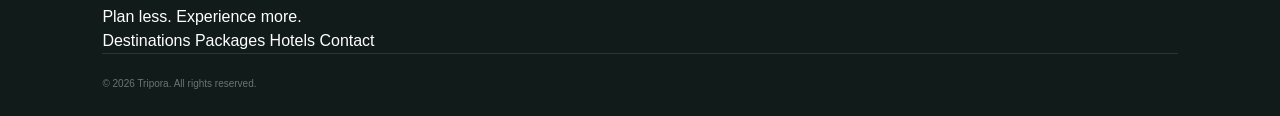
<file: itinerary.html>
<!DOCTYPE html>
<html lang="en">

<head>
    <meta charset="UTF-8">
    <meta name="viewport" content="width=device-width, initial-scale=1.0">

    <title>My Trip | Tripora</title>

    <link rel="stylesheet" href="css/style.css">
</head>

<body>

    <!-- ================= NAVBAR ================= -->

    <header class="navbar">

        <div class="logo">TRIPORA</div>

        <nav>
            <a href="index.html">Home</a>
            <a href="destinations.html">Discover</a>
            <a href="packages.html">Packages</a>
            <a href="hotels.html">Hotels</a>
            <a href="flights.html">Flights</a>
            <a href="itinerary.html" class="active">My Trip</a>
        </nav>

        <div class="nav-actions">
            <span id="navUser"></span>
            <a href="login.html" id="navLogin">Login</a>
            <a href="register.html" class="nav-btn">Get Started</a>
        </div>

    </header>


    <!-- ================= PAGE HERO ================= -->

    <section class="itinerary-hero">

        <div class="itinerary-hero-content">

            <span class="section-tag">MY TRIP</span>

            <h1>Your journey, all in one place.</h1>

            <p>
                Keep your flights, stays, experiences and
                travel plans organised with Tripora.
            </p>

        </div>

    </section>

    <section class="saved-trip-section">

        <div class="saved-trip-container">

            <div class="saved-trip-heading">
                <span>YOUR SAVED TRIP</span>

                <h2>Ready for your next adventure?</h2>

                <p>
                    Your selected destination is saved here.
                </p>
            </div>

            <div id="savedTripCard" class="saved-trip-card">
                <!-- JavaScript will load the saved destination here -->
            </div>

        </div>

    </section>
    <section class="trip-builder-section">

        <div class="trip-builder-container">

            <div class="trip-builder-heading">
                <span>TRIP BUILDER</span>

                <h2>Build your perfect getaway</h2>

                <p>
                    Customize your trip and see your estimated budget instantly.
                </p>
            </div>


            <div class="trip-builder-grid">

                <!-- LEFT SIDE -->
                <div class="trip-builder-form">

                    <!-- Travellers -->

                    <div class="builder-group">

                        <label>Number of Travellers</label>

                        <div class="traveller-control">

                            <button type="button" onclick="changeTravellers(-1)">
                                −
                            </button>

                            <span id="travellerCount">2</span>

                            <button type="button" onclick="changeTravellers(1)">
                                +
                            </button>

                        </div>

                    </div>


                    <!-- Duration -->

                    <div class="builder-group">

                        <label for="tripDays">
                            Trip Duration
                        </label>

                        <select id="tripDays">
                            <option value="3">3 Days</option>
                            <option value="5" selected>5 Days</option>
                            <option value="7">7 Days</option>
                            <option value="10">10 Days</option>
                        </select>

                    </div>


                    <!-- Hotel -->

                    <div class="builder-group">

                        <label>Choose Your Hotel</label>

                        <div class="builder-options">

                            <label class="builder-option">

                                <input type="radio" name="hotel" value="2500" data-name="Budget Stay">

                                <div>
                                    <strong>Budget Stay</strong>
                                    <small>₹2,500 / night</small>
                                </div>

                            </label>


                            <label class="builder-option">

                                <input type="radio" name="hotel" value="4200" data-name="Comfort Stay" checked>

                                <div>
                                    <strong>Comfort Stay</strong>
                                    <small>₹4,200 / night</small>
                                </div>

                            </label>


                            <label class="builder-option">

                                <input type="radio" name="hotel" value="7500" data-name="Premium Stay">

                                <div>
                                    <strong>Premium Stay</strong>
                                    <small>₹7,500 / night</small>
                                </div>

                            </label>

                        </div>

                    </div>


                    <!-- Experiences -->

                    <div class="builder-group">

                        <label>Choose Experiences</label>

                        <div class="builder-options">

                            <label class="builder-option">

                                <input type="checkbox" value="1500" data-name="Sightseeing">

                                <div>
                                    <strong>City Sightseeing</strong>
                                    <small>₹1,500</small>
                                </div>

                            </label>


                            <label class="builder-option">

                                <input type="checkbox" value="2500" data-name="Adventure">

                                <div>
                                    <strong>Adventure Experience</strong>
                                    <small>₹2,500</small>
                                </div>

                            </label>


                            <label class="builder-option">

                                <input type="checkbox" value="2000" data-name="Local Food Tour">

                                <div>
                                    <strong>Local Food Tour</strong>
                                    <small>₹2,000</small>
                                </div>

                            </label>


                            <label class="builder-option">

                                <input type="checkbox" value="3500" data-name="Special Experience">

                                <div>
                                    <strong>Premium Experience</strong>
                                    <small>₹3,500</small>
                                </div>

                            </label>

                        </div>

                    </div>

                </div>


                <!-- RIGHT SIDE -->

                <div class="trip-budget-card">

                    <span>ESTIMATED TRIP COST</span>

                    <h3 id="builderDestination">Select a destination</h3>

                    <div class="budget-total" id="builderTotal">
                        ₹0
                    </div>
                    <div class="budget-line">
                        <span>Destination</span>
                        <strong id="builderDestinationPrice">₹0</strong>
                    </div>

                    <div class="budget-line">
                        <span>Flights</span>
                        <strong id="builderFlights">
                            ₹0
                        </strong>
                    </div>

                    <div class="budget-line">
                        <span>Hotel</span>
                        <strong id="builderHotel">
                            ₹0
                        </strong>
                    </div>

                    <div class="budget-line">
                        <span>Experiences</span>
                        <strong id="builderExperiences">
                            ₹0
                        </strong>
                    </div>

                    <div class="budget-line">
                        <span>Travellers</span>
                        <strong id="builderTravellers">
                            2
                        </strong>
                    </div>

                    <button type="button" class="builder-save-btn" onclick="saveBuiltTrip()">

                        Save My Trip →

                    </button>

                    <p id="builderMessage" class="builder-message">
                    </p>

                </div>

            </div>

        </div>

    </section>
    <section class="built-trip-section">

        <div class="built-trip-container">

            <div class="built-trip-heading">
                <span>MY SAVED TRIP</span>

                <h2>Your customized journey</h2>

                <p>
                    Your latest trip configuration is saved here.
                </p>
            </div>

            <div id="builtTripCard" class="built-trip-card">
                <!-- JavaScript will load the saved trip -->
            </div>

        </div>

    </section>
    <section class="bookings-section">
        <div class="bookings-container">

            <div class="bookings-heading">
                <span>MY BOOKINGS</span>
                <h2>Your travel reservations</h2>
                <p>All your selected flights and hotels in one place.</p>
            </div>

            <div id="bookingsList" class="bookings-list">
                <!-- JavaScript will load bookings here -->
            </div>

        </div>
    </section>
    <!-- ================= TRIP SUMMARY ================= -->

    <section class="trip-section">

        <div class="trip-container">

            <div class="trip-header">

                <div>

                    <span class="section-tag">UPCOMING TRIP</span>

                    <h2 id="dynamicTripName">Kerala Escape</h2>

                    <p id="dynamicTripLocation">
                        📍 Kochi → Munnar → Alleppey
                    </p>

                </div>

                <div class="trip-status">
                    Upcoming
                </div>

            </div>


            <!-- ================= TRIP INFO ================= -->

            <div class="trip-info-grid">

                <div class="trip-info-card">

                    <span>📅</span>

                    <div>
                        <small>TRAVEL DATES</small>
                        <strong>15 - 19 October 2026</strong>
                    </div>

                </div>


                <div class="trip-info-card">

                    <span>👥</span>

                    <div>
                        <small>TRAVELLERS</small>
                        <strong>2 People</strong>
                    </div>

                </div>


                <div class="trip-info-card">

                    <span>💰</span>

                    <div>
                        <small>ESTIMATED BUDGET</small>
                        <strong>₹19,400</strong>
                    </div>

                </div>

            </div>


            <!-- ================= ITINERARY ================= -->

            <div class="itinerary-heading">

                <div>

                    <span class="section-tag">DAY BY DAY</span>

                    <h2 id="dynamicItineraryTitle">Your Travel Itinerary</h2>

                </div>

                <button class="add-day-btn" onclick="addTripDay()">
                    + Add Activity
                </button>

            </div>


            <div class="itinerary-days" id="dynamicItinerary">
                <!-- JavaScript will generate itinerary days here -->
            </div>





            <!-- ================= BUDGET ================= -->

            <div class="trip-budget">

                <div>

                    <span class="section-tag">TRIP BUDGET</span>

                    <h2>Estimated total</h2>

                </div>


                <div class="budget-total" id="dynamicBudgetTotal">
                    ₹19,400
                </div>

                <div class="budget-breakdown">

                    <div>
                        <span>✈️ Flights</span>
                        <strong>₹5,500</strong>
                    </div>

                    <div>
                        <span>🏨 Hotel</span>
                        <strong>₹8,400</strong>
                    </div>

                    <div>
                        <span>🎟 Experiences</span>
                        <strong>₹3,500</strong>
                    </div>

                    <div>
                        <span>🚗 Transfers</span>
                        <strong>₹2,000</strong>
                    </div>

                </div>

            </div>


        </div>

    </section>


    <!-- ================= CTA ================= -->

    <section class="trip-cta">

        <div>

            <span class="section-tag">READY TO GO?</span>

            <h2>Your adventure is waiting.</h2>

            <p>
                Keep planning, keep exploring and make
                every part of your journey count.
            </p>

            <a href="destinations.html" class="primary-btn">
                Explore More
            </a>

        </div>

    </section>


    <!-- ================= FOOTER ================= -->

    <footer class="footer">

        <div class="footer-content">

            <div>

                <h2>TRIPORA</h2>

                <p>
                    Plan less. Experience more.
                </p>

            </div>


            <div class="footer-links">

                <a href="destinations.html">Destinations</a>
                <a href="packages.html">Packages</a>
                <a href="hotels.html">Hotels</a>
                <a href="contact.html">Contact</a>

            </div>

        </div>


        <div class="footer-bottom">

            <p>© 2026 Tripora. All rights reserved.</p>

        </div>

    </footer>


    <script src="js/script.js"></script>

</body>

</html>
</file>
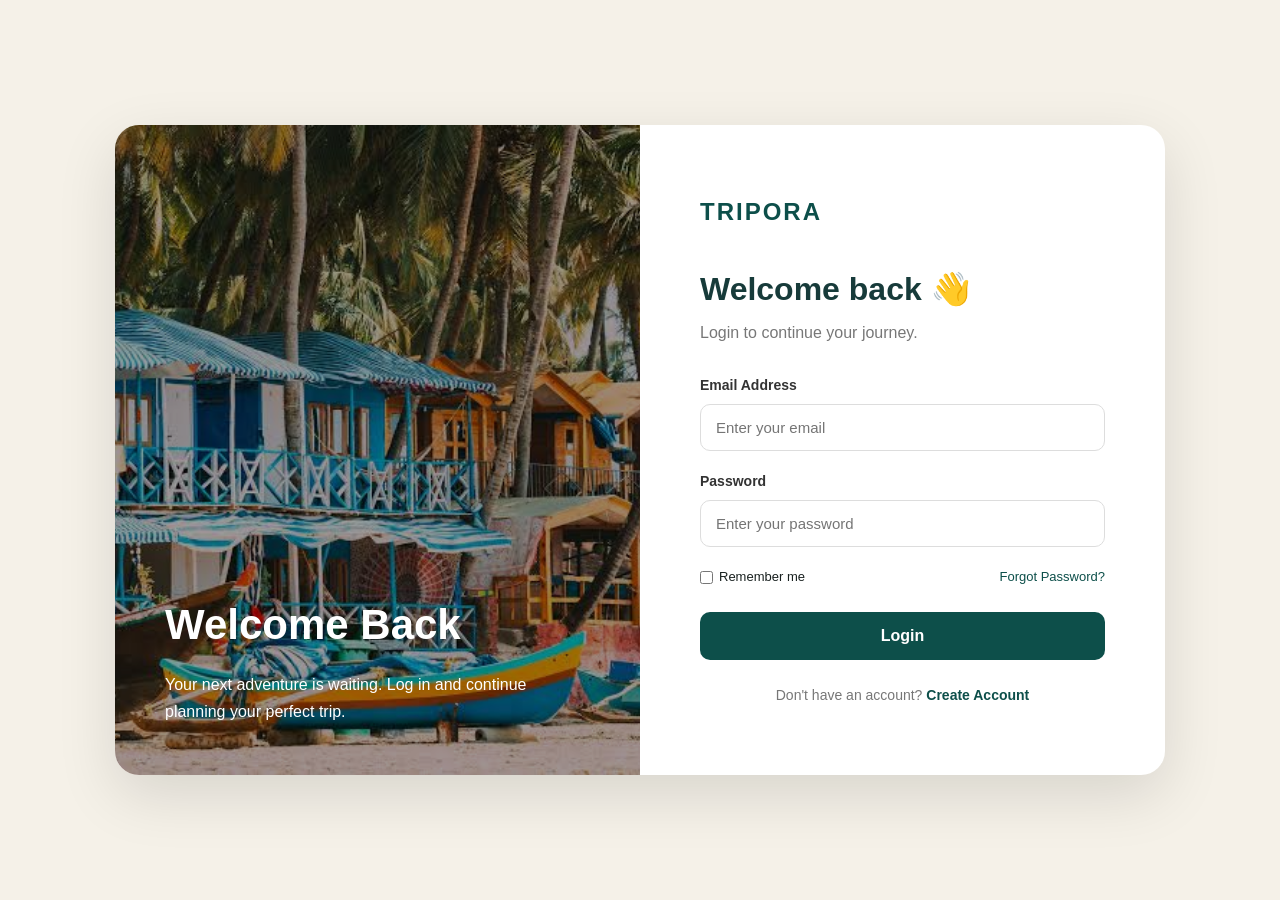
<file: login.html>
<!DOCTYPE html>
<html lang="en">
<head>
    <meta charset="UTF-8">
    <meta name="viewport" content="width=device-width, initial-scale=1.0">

    <title>Login | Tripora</title>

    <link rel="stylesheet" href="css/style.css">
</head>

<body>

    <div class="auth-page">

        <div class="auth-container">

            <!-- LEFT SIDE -->
            <div class="auth-image">
                <div class="auth-overlay">
                    <h1>Welcome Back</h1>
                    <p>
                        Your next adventure is waiting.
                        Log in and continue planning your perfect trip.
                    </p>
                </div>
            </div>

            <!-- RIGHT SIDE -->
            <div class="auth-form">

                <div class="auth-logo">
                    <a href="index.html">TRIPORA</a>
                </div>

                <h2>Welcome back 👋</h2>

                <p class="auth-subtitle">
                    Login to continue your journey.
                </p>

                <form id="loginForm">

                    <div class="form-group">
                        <label for="loginEmail">Email Address</label>

                        <input
                            type="email"
                            id="loginEmail"
                            placeholder="Enter your email"
                            required
                        >
                    </div>


                    <div class="form-group">
                        <label for="loginPassword">Password</label>

                        <input
                            type="password"
                            id="loginPassword"
                            placeholder="Enter your password"
                            required
                        >
                    </div>


                    <div class="form-options">

                        <label class="remember-me">
                            <input type="checkbox">
                            Remember me
                        </label>

                        <a href="#">Forgot Password?</a>

                    </div>


                    <button type="submit" class="auth-btn">
                        Login
                    </button>

                </form>


                <p class="switch-auth">
                    Don't have an account?
                    <a href="register.html">Create Account</a>
                </p>

            </div>

        </div>

    </div>


    <script src="js/script.js"></script>

</body>
</html>
</file>
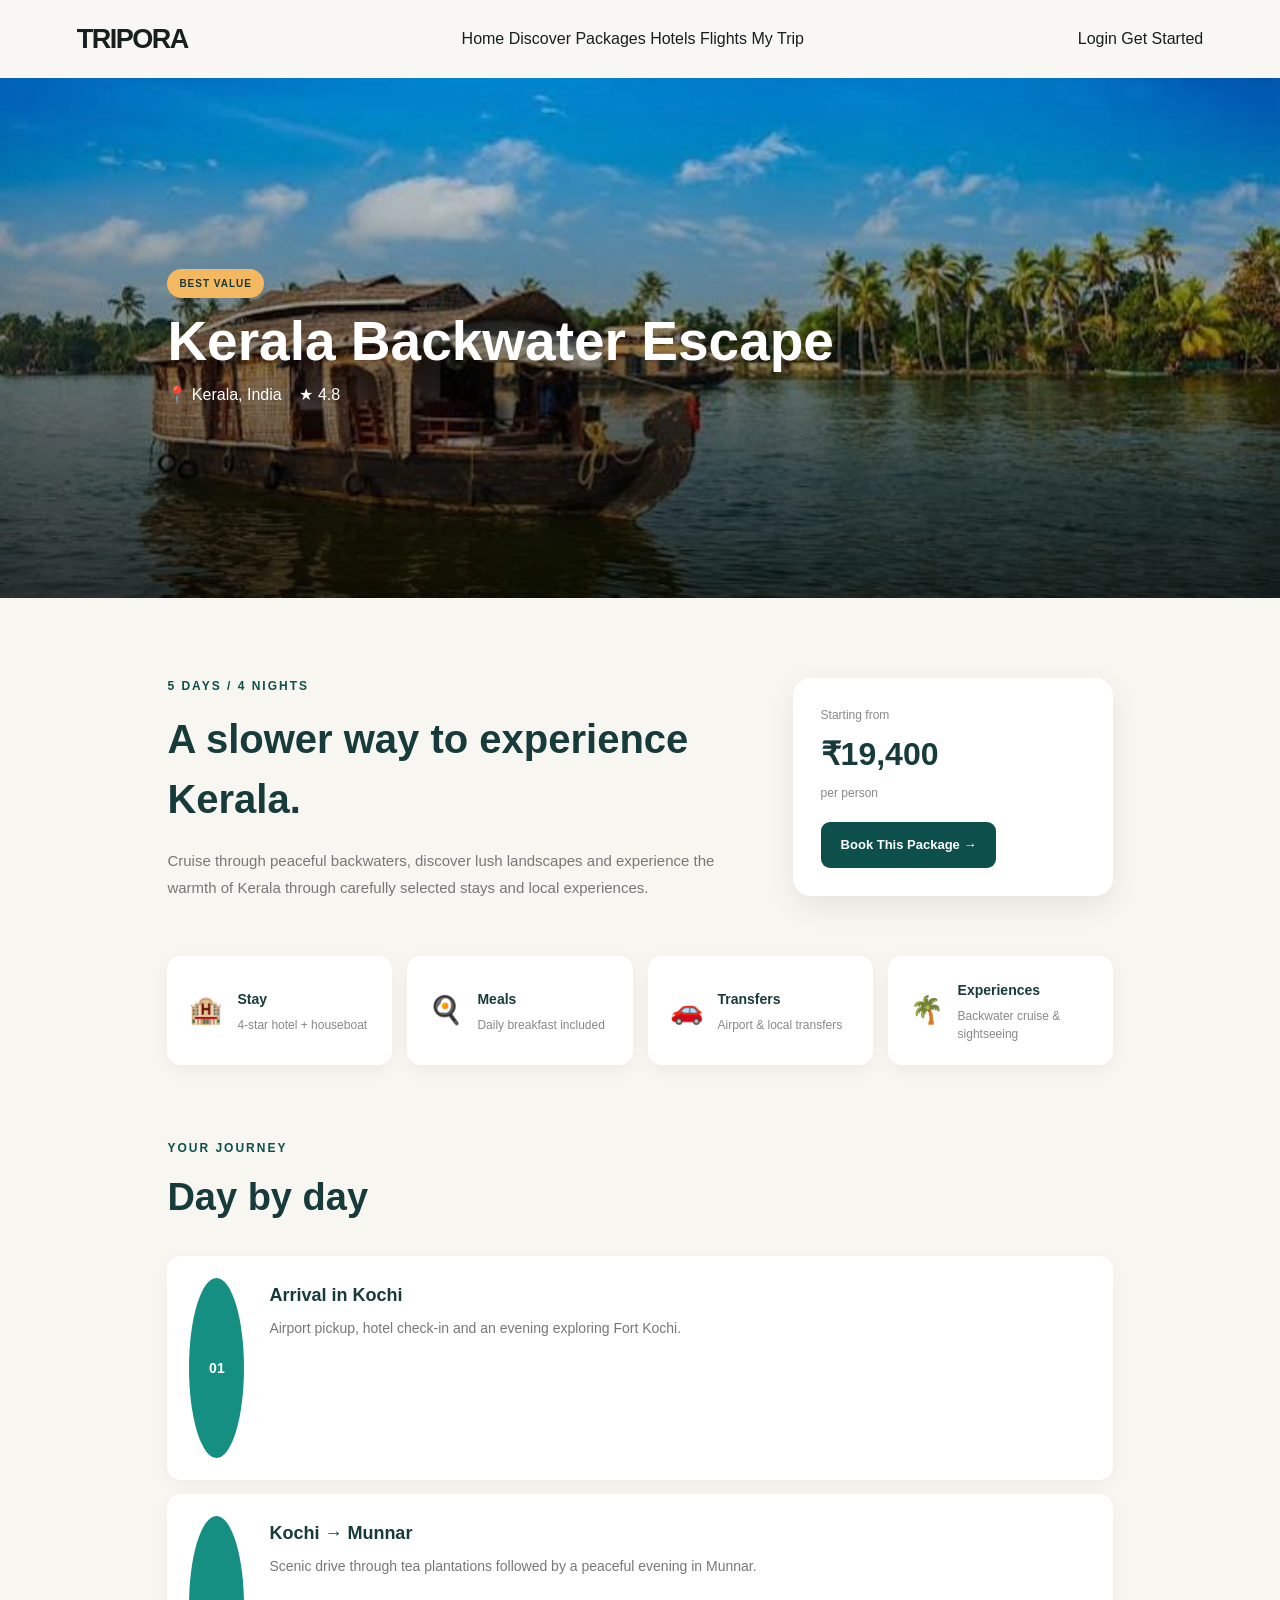
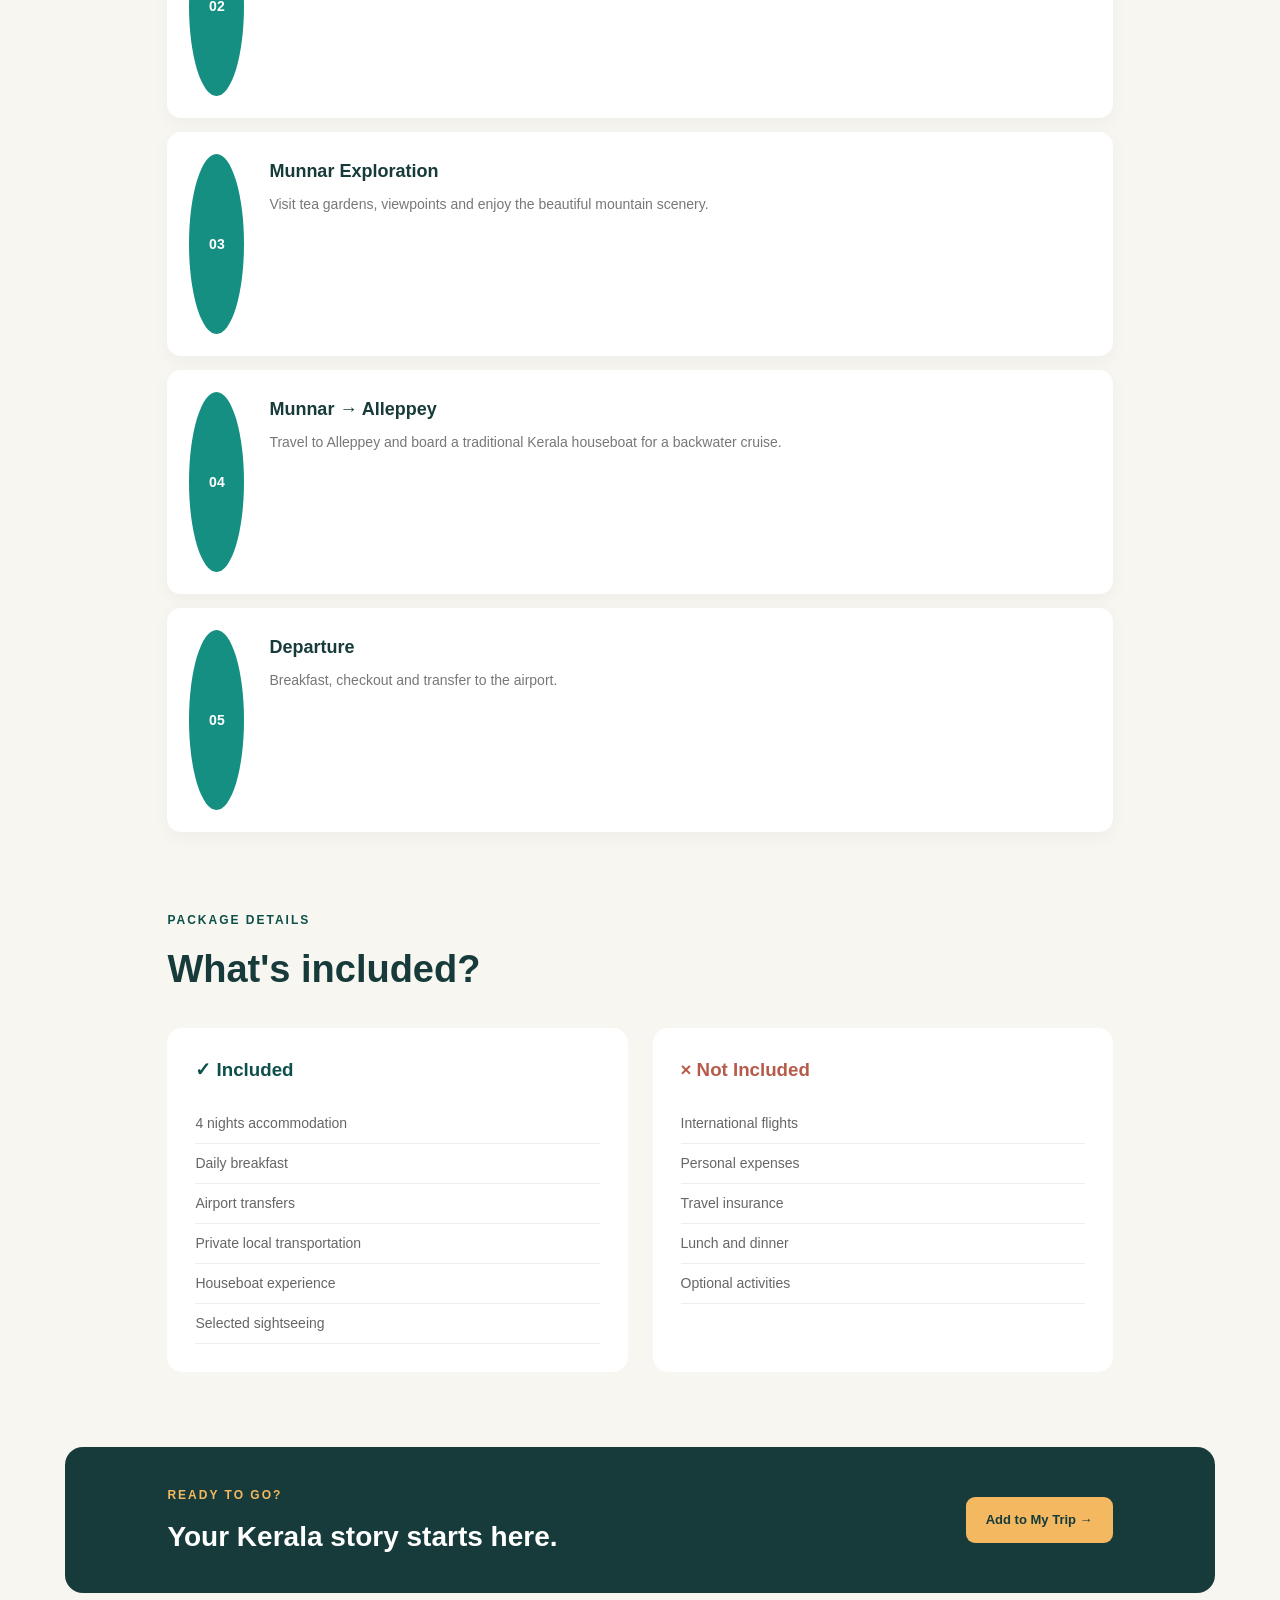
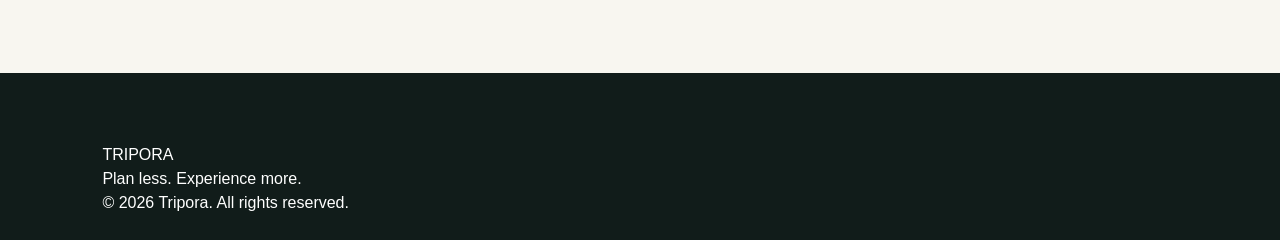
<file: package-details.html>
<!DOCTYPE html>
<html lang="en">

<head>

    <meta charset="UTF-8">
    <meta name="viewport" content="width=device-width, initial-scale=1.0">

    <title>Kerala Backwater Escape | Tripora</title>

    <link rel="stylesheet" href="css/style.css">

</head>

<body>


<!-- NAVBAR -->

<header class="navbar">

    <div class="logo">
        <a href="index.html">TRIPORA</a>
    </div>

    <nav>

        <a href="index.html">Home</a>

        <a href="destinations.html">Discover</a>

        <a href="packages.html" class="active">Packages</a>

        <a href="hotels.html">Hotels</a>

        <a href="flights.html">Flights</a>

        <a href="itinerary.html">My Trip</a>

    </nav>

    <div class="nav-buttons">

        <span id="navUser"></span>
        <a href="login.html" id="navLogin">Login</a>

        <a href="register.html" class="nav-cta">
            Get Started
        </a>

    </div>

</header>



<!-- PACKAGE HERO -->

<section class="package-detail-hero">

    <img
        src="images/nature.jfif"
        alt="Kerala Backwaters"
    >

    <div class="package-detail-overlay">

        <div class="package-detail-content">

            <span class="package-badge">
                BEST VALUE
            </span>

            <h1>
                Kerala Backwater Escape
            </h1>

            <p>
                📍 Kerala, India
                &nbsp;&nbsp; ★ 4.8
            </p>

        </div>

    </div>

</section>



<!-- MAIN CONTENT -->

<main class="package-detail-section">


    <!-- INTRO -->

    <div class="package-intro">

        <div>

            <span class="eyebrow">
                5 DAYS / 4 NIGHTS
            </span>

            <h2>
                A slower way to experience Kerala.
            </h2>

            <p>
                Cruise through peaceful backwaters, discover
                lush landscapes and experience the warmth of
                Kerala through carefully selected stays and
                local experiences.
            </p>

        </div>


        <div class="package-price-box">

            <small>
                Starting from
            </small>

            <strong>
                ₹19,400
            </strong>

            <span>
                per person
            </span>

            <a
                href="itinerary.html"
                class="primary-btn"
            >
                Book This Package →
            </a>

        </div>

    </div>



    <!-- HIGHLIGHTS -->

    <section class="detail-highlights">

        <div class="highlight-item">

            <span>🏨</span>

            <div>
                <strong>Stay</strong>
                <p>4-star hotel + houseboat</p>
            </div>

        </div>


        <div class="highlight-item">

            <span>🍳</span>

            <div>
                <strong>Meals</strong>
                <p>Daily breakfast included</p>
            </div>

        </div>


        <div class="highlight-item">

            <span>🚗</span>

            <div>
                <strong>Transfers</strong>
                <p>Airport & local transfers</p>
            </div>

        </div>


        <div class="highlight-item">

            <span>🌴</span>

            <div>
                <strong>Experiences</strong>
                <p>Backwater cruise & sightseeing</p>
            </div>

        </div>

    </section>



    <!-- ITINERARY -->

    <section class="detail-itinerary">

        <div class="detail-heading">

            <span class="eyebrow">
                YOUR JOURNEY
            </span>

            <h2>
                Day by day
            </h2>

        </div>


        <div class="day-list">


            <div class="day-card">

                <div class="day-number">
                    01
                </div>

                <div>

                    <h3>
                        Arrival in Kochi
                    </h3>

                    <p>
                        Airport pickup, hotel check-in and
                        an evening exploring Fort Kochi.
                    </p>

                </div>

            </div>


            <div class="day-card">

                <div class="day-number">
                    02
                </div>

                <div>

                    <h3>
                        Kochi → Munnar
                    </h3>

                    <p>
                        Scenic drive through tea plantations
                        followed by a peaceful evening in Munnar.
                    </p>

                </div>

            </div>


            <div class="day-card">

                <div class="day-number">
                    03
                </div>

                <div>

                    <h3>
                        Munnar Exploration
                    </h3>

                    <p>
                        Visit tea gardens, viewpoints and
                        enjoy the beautiful mountain scenery.
                    </p>

                </div>

            </div>


            <div class="day-card">

                <div class="day-number">
                    04
                </div>

                <div>

                    <h3>
                        Munnar → Alleppey
                    </h3>

                    <p>
                        Travel to Alleppey and board a traditional
                        Kerala houseboat for a backwater cruise.
                    </p>

                </div>

            </div>


            <div class="day-card">

                <div class="day-number">
                    05
                </div>

                <div>

                    <h3>
                        Departure
                    </h3>

                    <p>
                        Breakfast, checkout and transfer
                        to the airport.
                    </p>

                </div>

            </div>


        </div>

    </section>



    <!-- INCLUDED -->

    <section class="included-section">

        <div>

            <span class="eyebrow">
                PACKAGE DETAILS
            </span>

            <h2>
                What's included?
            </h2>

        </div>


        <div class="included-grid">

            <div>

                <h3>✓ Included</h3>

                <ul>

                    <li>4 nights accommodation</li>

                    <li>Daily breakfast</li>

                    <li>Airport transfers</li>

                    <li>Private local transportation</li>

                    <li>Houseboat experience</li>

                    <li>Selected sightseeing</li>

                </ul>

            </div>


            <div>

                <h3>× Not Included</h3>

                <ul>

                    <li>International flights</li>

                    <li>Personal expenses</li>

                    <li>Travel insurance</li>

                    <li>Lunch and dinner</li>

                    <li>Optional activities</li>

                </ul>

            </div>

        </div>

    </section>



    <!-- FINAL CTA -->

    <section class="package-booking-cta">

        <div>

            <span class="eyebrow">
                READY TO GO?
            </span>

            <h2>
                Your Kerala story starts here.
            </h2>

        </div>


        <a
            href="itinerary.html"
            class="primary-btn"
        >
            Add to My Trip →
        </a>

    </section>


</main>



<!-- FOOTER -->

<footer class="footer">

    <div class="footer-logo">
        TRIPORA
    </div>

    <p>
        Plan less. Experience more.
    </p>

    <p class="copyright">
        © 2026 Tripora. All rights reserved.
    </p>

</footer>


<script src="js/script.js"></script>

</body>

</html>
</file>
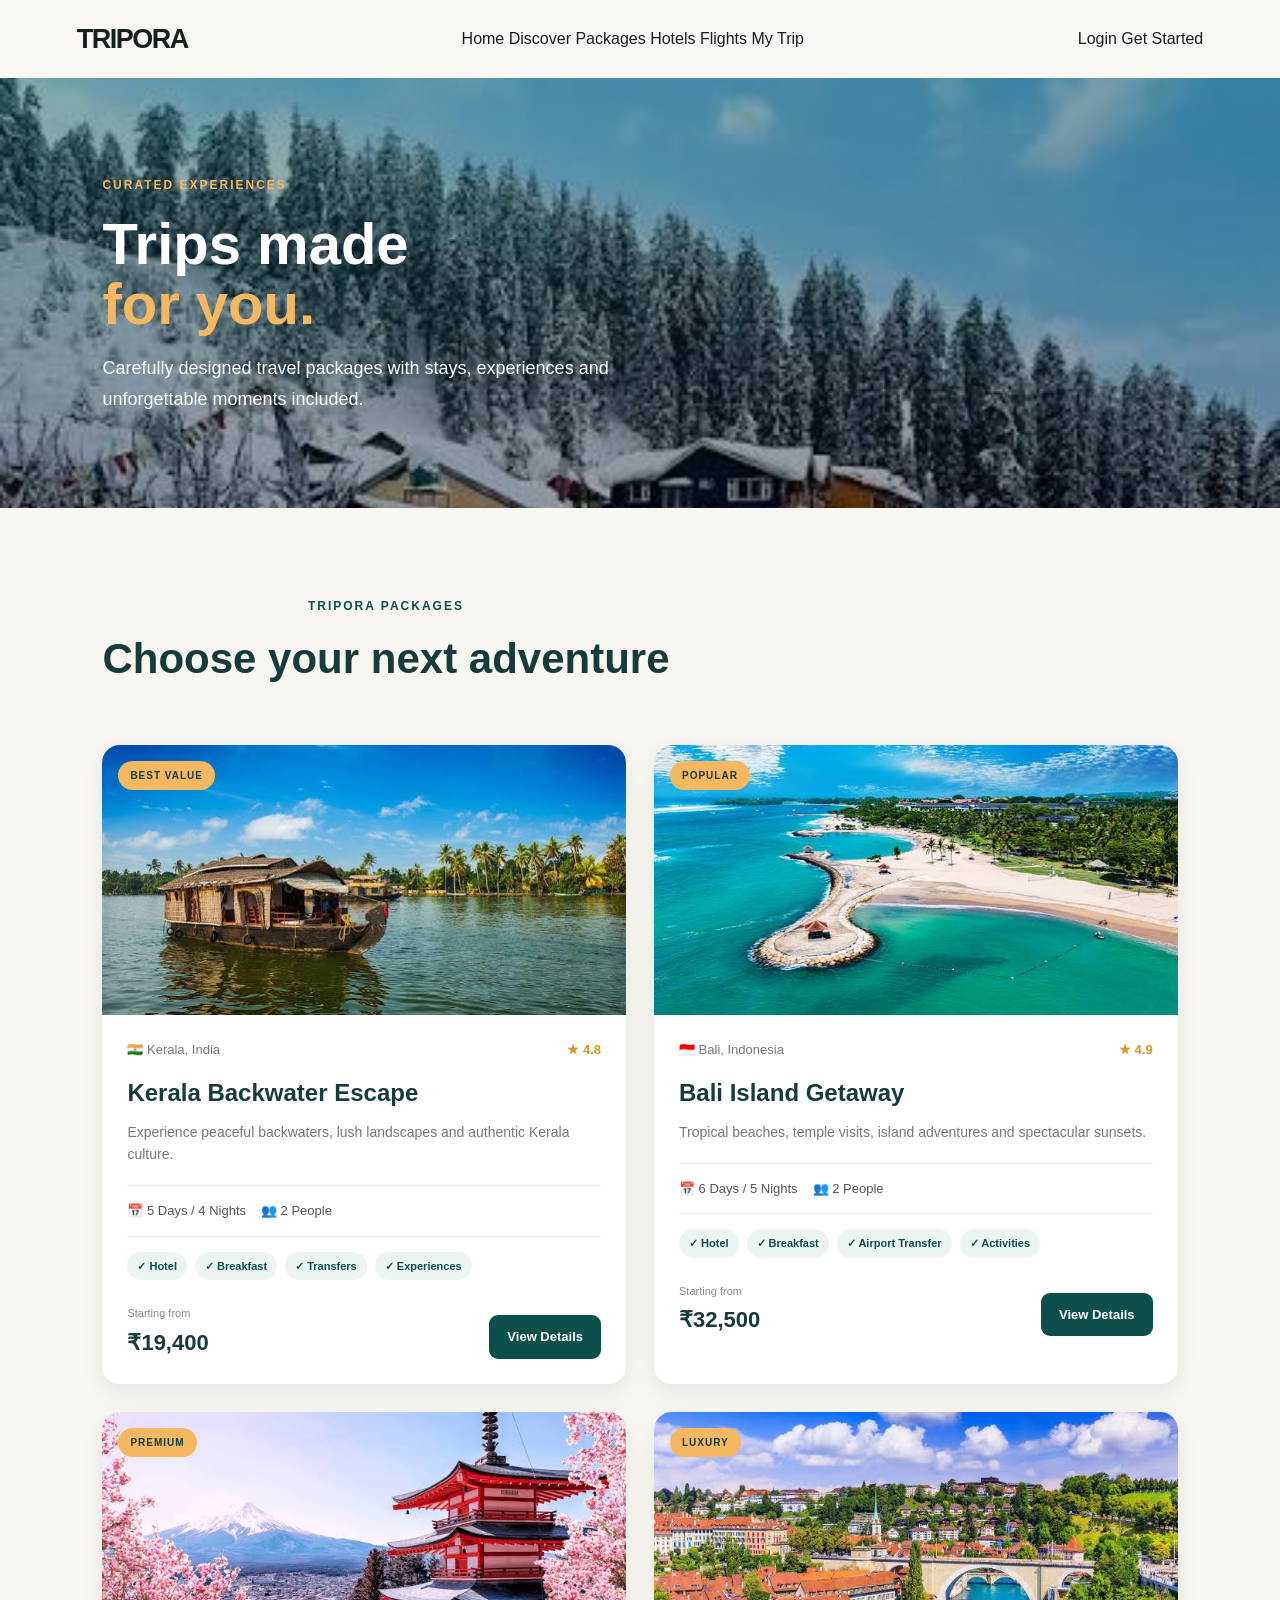
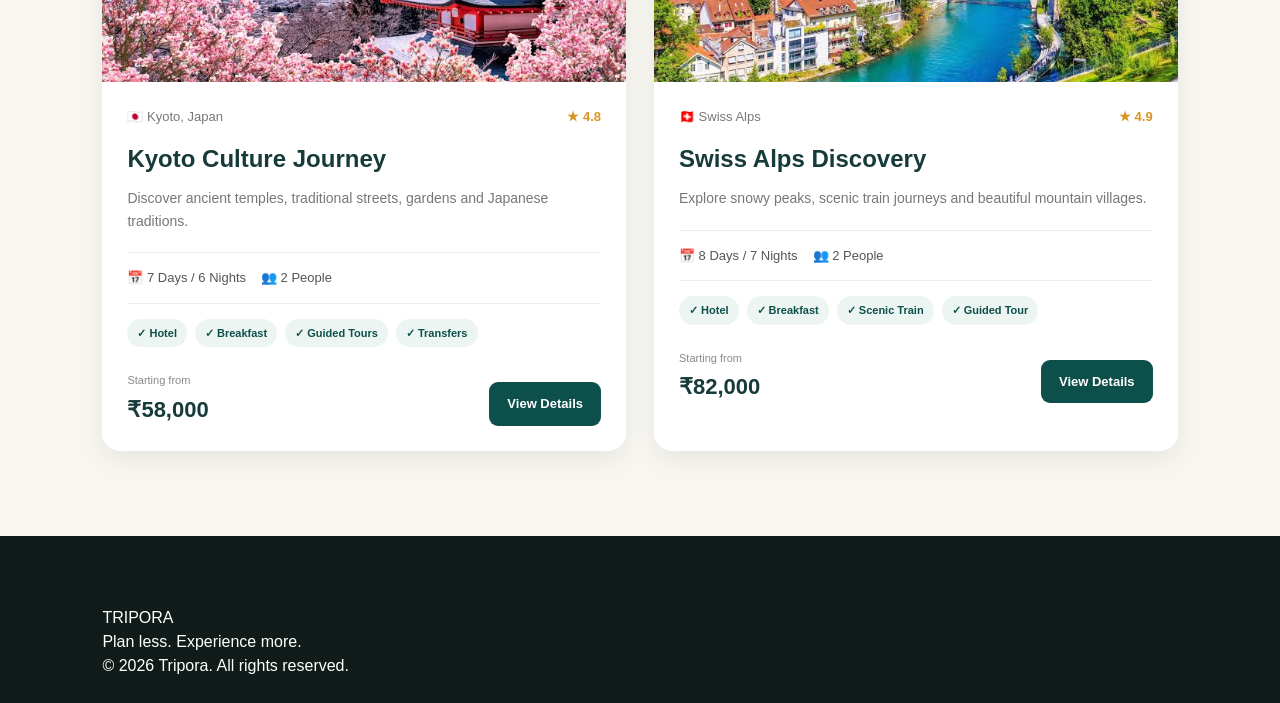
<file: packages.html>
<!DOCTYPE html>
<html lang="en">

<head>
    <meta charset="UTF-8">
    <meta name="viewport" content="width=device-width, initial-scale=1.0">

    <title>Tour Packages | Tripora</title>

    <link rel="stylesheet" href="css/style.css">
</head>

<body>

    <!-- NAVBAR -->

    <header class="navbar">

        <div class="logo">
            <a href="index.html">TRIPORA</a>
        </div>

        <nav>
            <a href="index.html">Home</a>
            <a href="destinations.html">Discover</a>
            <a href="packages.html" class="active">Packages</a>
            <a href="hotels.html">Hotels</a>
            <a href="flights.html">Flights</a>
            <a href="itinerary.html">My Trip</a>
        </nav>

        <div class="nav-buttons">
            <span id="navUser"></span>
            <a href="login.html" id="navLogin">Login</a>
            <a href="register.html" class="nav-cta">Get Started</a>
        </div>

    </header>


    <!-- HERO -->

    <section class="packages-hero">

        <div class="packages-hero-content">

            <span class="eyebrow">CURATED EXPERIENCES</span>

            <h1>
                Trips made<br>
                <span>for you.</span>
            </h1>

            <p>
                Carefully designed travel packages with stays,
                experiences and unforgettable moments included.
            </p>

        </div>

    </section>


    <!-- PACKAGE SECTION -->

    <main class="packages-section">

        <div class="section-heading">

            <div>

                <span class="eyebrow">
                    TRIPORA PACKAGES
                </span>

                <h2>
                    Choose your next adventure
                </h2>

            </div>

        </div>


        <div class="package-grid">


            <!-- KERALA -->

            <article class="package-card">

                <div class="package-image">

                    <img
                        src="images/nature.jfif"
                        alt="Kerala package"
                    >

                    <span class="package-badge">
                        BEST VALUE
                    </span>

                </div>


                <div class="package-content">

                    <div class="package-top">

                        <span>🇮🇳 Kerala, India</span>

                        <span class="package-rating">
                            ★ 4.8
                        </span>

                    </div>

                    <h3>
                        Kerala Backwater Escape
                    </h3>

                    <p>
                        Experience peaceful backwaters,
                        lush landscapes and authentic Kerala culture.
                    </p>


                    <div class="package-details">

                        <span>📅 5 Days / 4 Nights</span>

                        <span>👥 2 People</span>

                    </div>


                    <div class="package-includes">

                        <span>✓ Hotel</span>
                        <span>✓ Breakfast</span>
                        <span>✓ Transfers</span>
                        <span>✓ Experiences</span>

                    </div>


                    <div class="package-bottom">

                        <div>

                            <small>Starting from</small>

                            <strong>
                                ₹19,400
                            </strong>

                        </div>

                        <a
                            href="package-details.html"
                            class="package-btn"
                        >
                            View Details
                        </a>

                    </div>

                </div>

            </article>


            <!-- BALI -->

            <article class="package-card">

                <div class="package-image">

                    <img
                        src="images/bali.jfif"
                        alt="Bali package"
                    >

                    <span class="package-badge">
                        POPULAR
                    </span>

                </div>


                <div class="package-content">

                    <div class="package-top">

                        <span>🇮🇩 Bali, Indonesia</span>

                        <span class="package-rating">
                            ★ 4.9
                        </span>

                    </div>

                    <h3>
                        Bali Island Getaway
                    </h3>

                    <p>
                        Tropical beaches, temple visits,
                        island adventures and spectacular sunsets.
                    </p>


                    <div class="package-details">

                        <span>📅 6 Days / 5 Nights</span>

                        <span>👥 2 People</span>

                    </div>


                    <div class="package-includes">

                        <span>✓ Hotel</span>
                        <span>✓ Breakfast</span>
                        <span>✓ Airport Transfer</span>
                        <span>✓ Activities</span>

                    </div>


                    <div class="package-bottom">

                        <div>

                            <small>Starting from</small>

                            <strong>
                                ₹32,500
                            </strong>

                        </div>

                        <a
                            href="package-details.html"
                            class="package-btn"
                        >
                            View Details
                        </a>

                    </div>

                </div>

            </article>


            <!-- JAPAN -->

            <article class="package-card">

                <div class="package-image">

                    <img
                        src="images/japan.jfif"
                        alt="Japan package"
                    >

                    <span class="package-badge">
                        PREMIUM
                    </span>

                </div>


                <div class="package-content">

                    <div class="package-top">

                        <span>🇯🇵 Kyoto, Japan</span>

                        <span class="package-rating">
                            ★ 4.8
                        </span>

                    </div>

                    <h3>
                        Kyoto Culture Journey
                    </h3>

                    <p>
                        Discover ancient temples, traditional streets,
                        gardens and Japanese traditions.
                    </p>


                    <div class="package-details">

                        <span>📅 7 Days / 6 Nights</span>

                        <span>👥 2 People</span>

                    </div>


                    <div class="package-includes">

                        <span>✓ Hotel</span>
                        <span>✓ Breakfast</span>
                        <span>✓ Guided Tours</span>
                        <span>✓ Transfers</span>

                    </div>


                    <div class="package-bottom">

                        <div>

                            <small>Starting from</small>

                            <strong>
                                ₹58,000
                            </strong>

                        </div>

                        <a
                            href="package-details.html"
                            class="package-btn"
                        >
                            View Details
                        </a>

                    </div>

                </div>

            </article>


            <!-- SWITZERLAND -->

            <article class="package-card">

                <div class="package-image">

                    <img
                        src="images/switzerland.jfif"
                        alt="Switzerland package"
                    >

                    <span class="package-badge">
                        LUXURY
                    </span>

                </div>


                <div class="package-content">

                    <div class="package-top">

                        <span>🇨🇭 Swiss Alps</span>

                        <span class="package-rating">
                            ★ 4.9
                        </span>

                    </div>

                    <h3>
                        Swiss Alps Discovery
                    </h3>

                    <p>
                        Explore snowy peaks, scenic train journeys
                        and beautiful mountain villages.
                    </p>


                    <div class="package-details">

                        <span>📅 8 Days / 7 Nights</span>

                        <span>👥 2 People</span>

                    </div>


                    <div class="package-includes">

                        <span>✓ Hotel</span>
                        <span>✓ Breakfast</span>
                        <span>✓ Scenic Train</span>
                        <span>✓ Guided Tour</span>

                    </div>


                    <div class="package-bottom">

                        <div>

                            <small>Starting from</small>

                            <strong>
                                ₹82,000
                            </strong>

                        </div>

                        <a
                            href="package-details.html"
                            class="package-btn"
                        >
                            View Details
                        </a>

                    </div>

                </div>

            </article>

        </div>

    </main>


    <!-- FOOTER -->

    <footer class="footer">

        <div class="footer-logo">
            TRIPORA
        </div>

        <p>
            Plan less. Experience more.
        </p>

        <p class="copyright">
            © 2026 Tripora. All rights reserved.
        </p>

    </footer>


    <script src="js/script.js"></script>

</body>

</html>
</file>
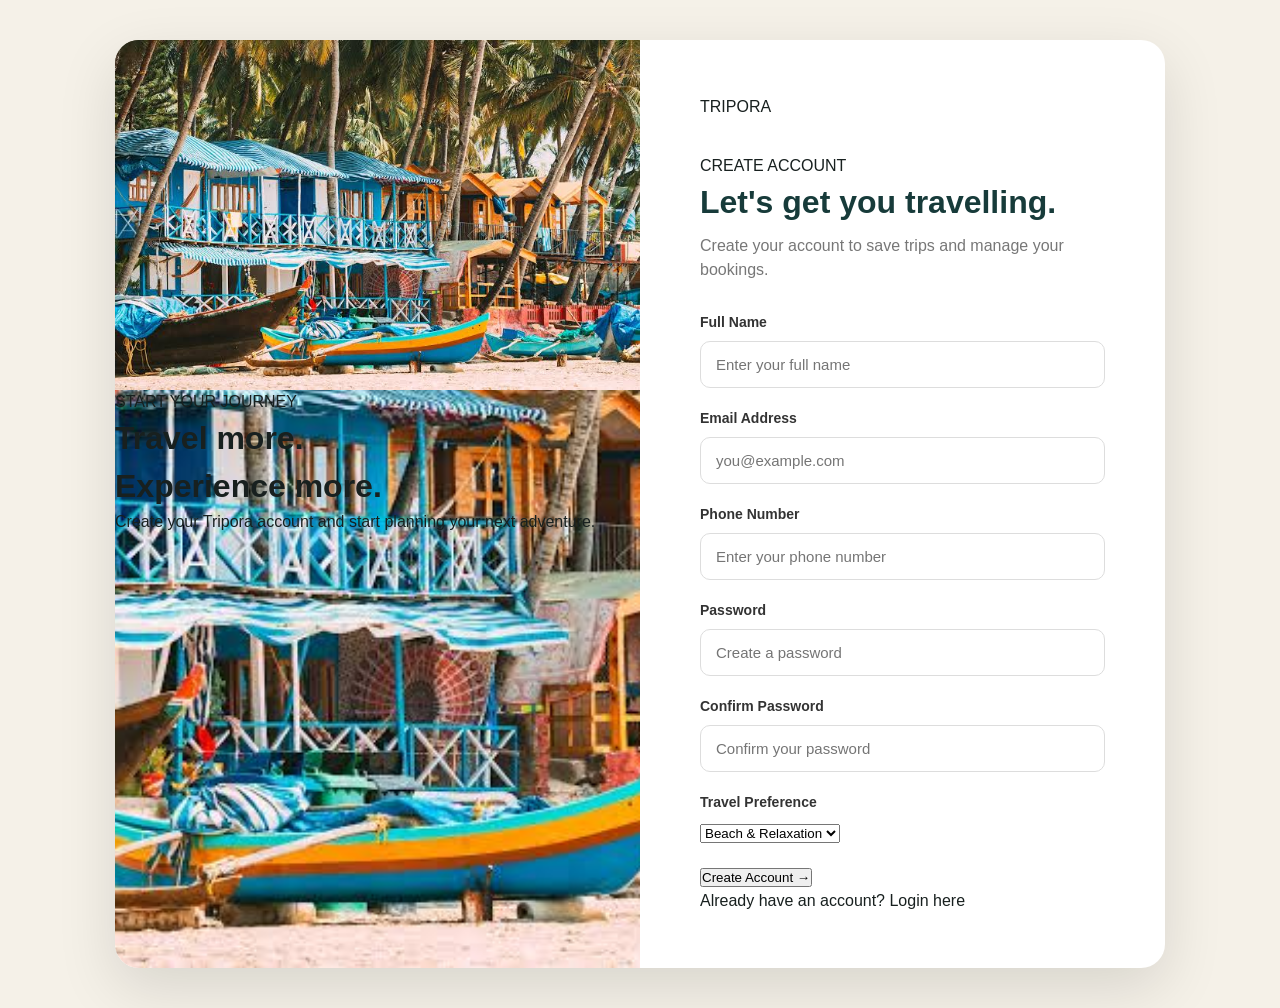
<file: register.html>
<!DOCTYPE html>
<html lang="en">
<head>
    <meta charset="UTF-8">
    <meta name="viewport" content="width=device-width, initial-scale=1.0">

    <title>Create Account | Tripora</title>

    <link rel="stylesheet" href="css/style.css">
</head>

<body class="auth-page">

    <div class="auth-container">

        <div class="auth-image">
            <img src="images/hero.jfif" alt="Travel destination">

            <div class="auth-image-content">
                <span>START YOUR JOURNEY</span>
                <h1>Travel more.<br>Experience more.</h1>
                <p>Create your Tripora account and start planning your next adventure.</p>
            </div>
        </div>


        <div class="auth-form-container">

            <div class="auth-form">

                <a href="index.html" class="auth-logo">TRIPORA</a>

                <span class="auth-label">CREATE ACCOUNT</span>

                <h2>Let's get you travelling.</h2>

                <p class="auth-subtitle">
                    Create your account to save trips and manage your bookings.
                </p>


                <form id="registerForm">

                    <div class="form-group">
                        <label for="registerName">Full Name</label>

                        <input
                            type="text"
                            id="registerName"
                            placeholder="Enter your full name"
                            required
                        >
                    </div>


                    <div class="form-group">
                        <label for="registerEmail">Email Address</label>

                        <input
                            type="email"
                            id="registerEmail"
                            placeholder="you@example.com"
                            required
                        >
                    </div>


                    <div class="form-group">
                        <label for="registerPhone">Phone Number</label>

                        <input
                            type="tel"
                            id="registerPhone"
                            placeholder="Enter your phone number"
                            required
                        >
                    </div>


                    <div class="form-group">
                        <label for="registerPassword">Password</label>

                        <input
                            type="password"
                            id="registerPassword"
                            placeholder="Create a password"
                            required
                        >
                    </div>


                    <div class="form-group">
                        <label for="registerConfirmPassword">
                            Confirm Password
                        </label>

                        <input
                            type="password"
                            id="registerConfirmPassword"
                            placeholder="Confirm your password"
                            required
                        >
                    </div>


                    <div class="form-group">
                        <label for="travelPreference">
                            Travel Preference
                        </label>

                        <select id="travelPreference">
                            <option value="beach">Beach & Relaxation</option>
                            <option value="adventure">Adventure</option>
                            <option value="nature">Nature & Wildlife</option>
                            <option value="culture">Culture & History</option>
                            <option value="luxury">Luxury Travel</option>
                        </select>
                    </div>


                    <button type="submit" class="auth-button">
                        Create Account →
                    </button>

                </form>


                <p class="auth-switch">
                    Already have an account?
                    <a href="login.html">Login here</a>
                </p>

            </div>

        </div>

    </div>


    <script src="js/script.js"></script>

</body>
</html>
</file>
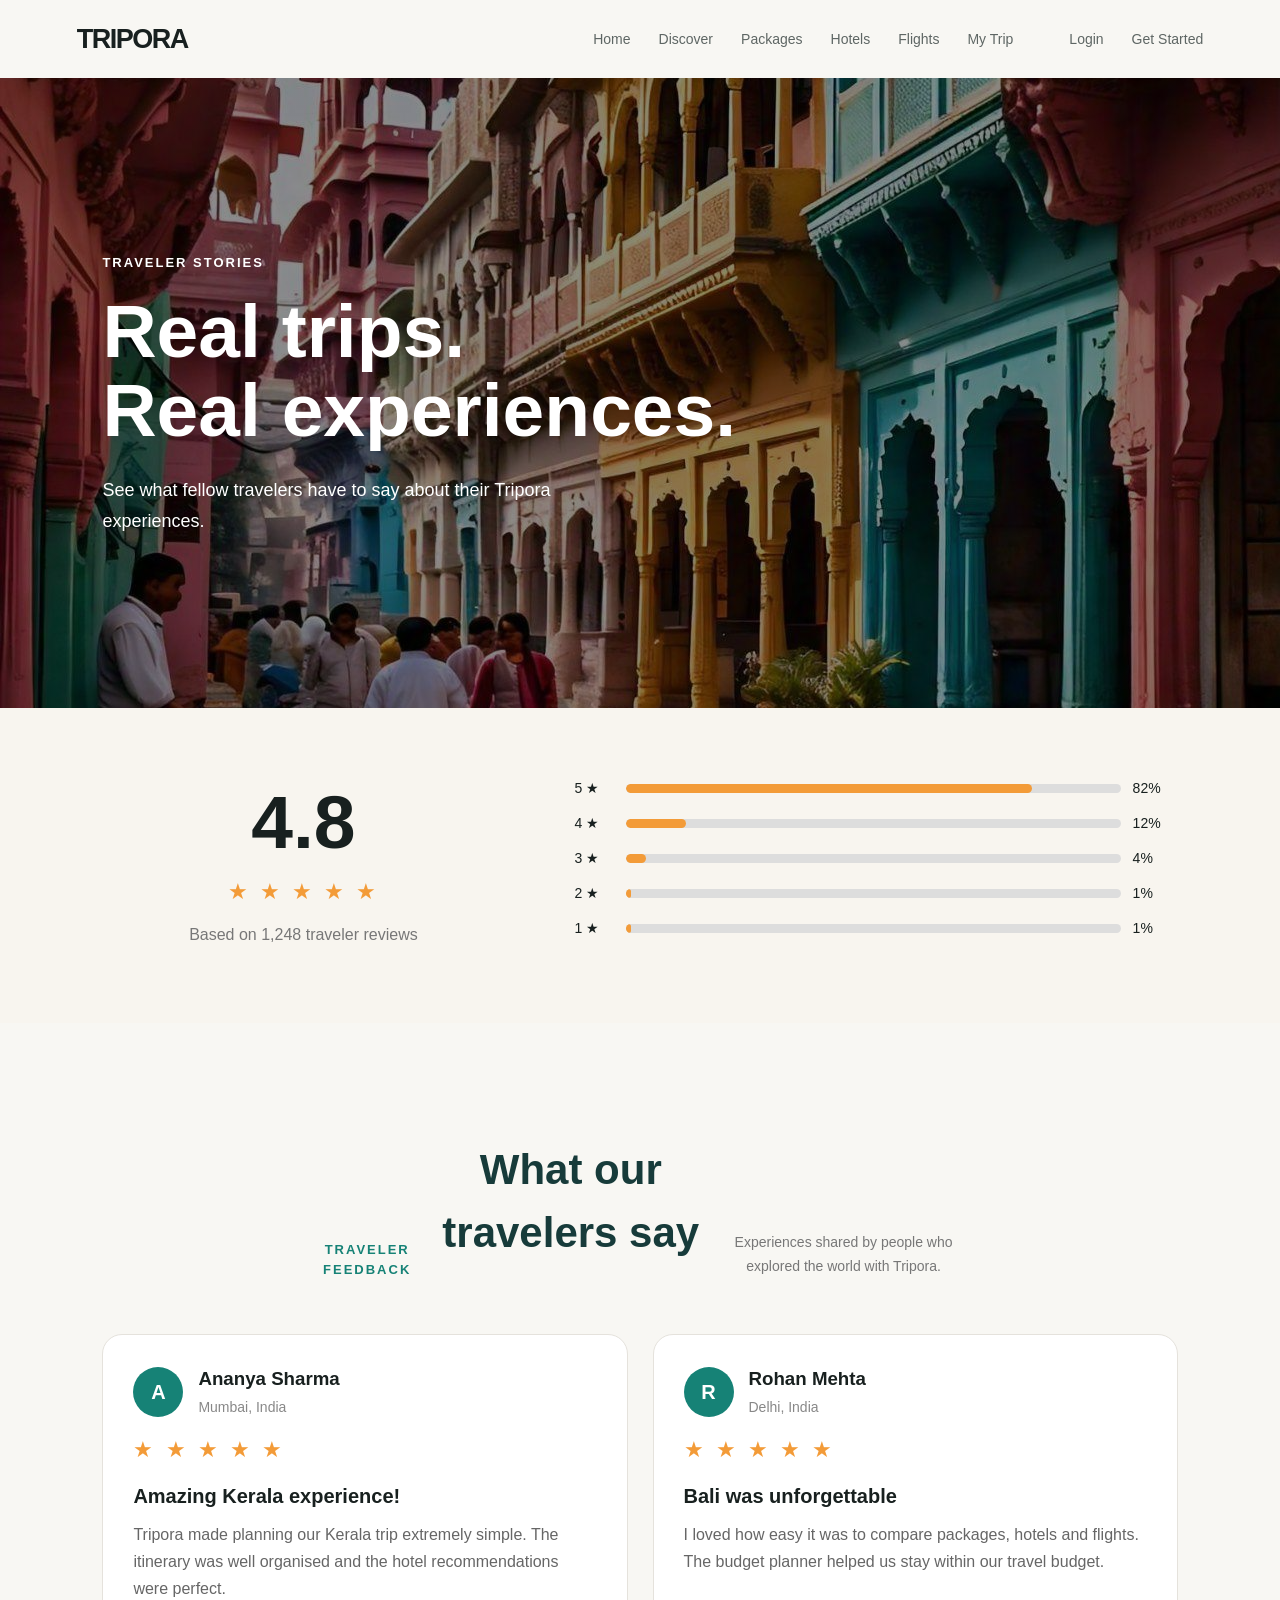
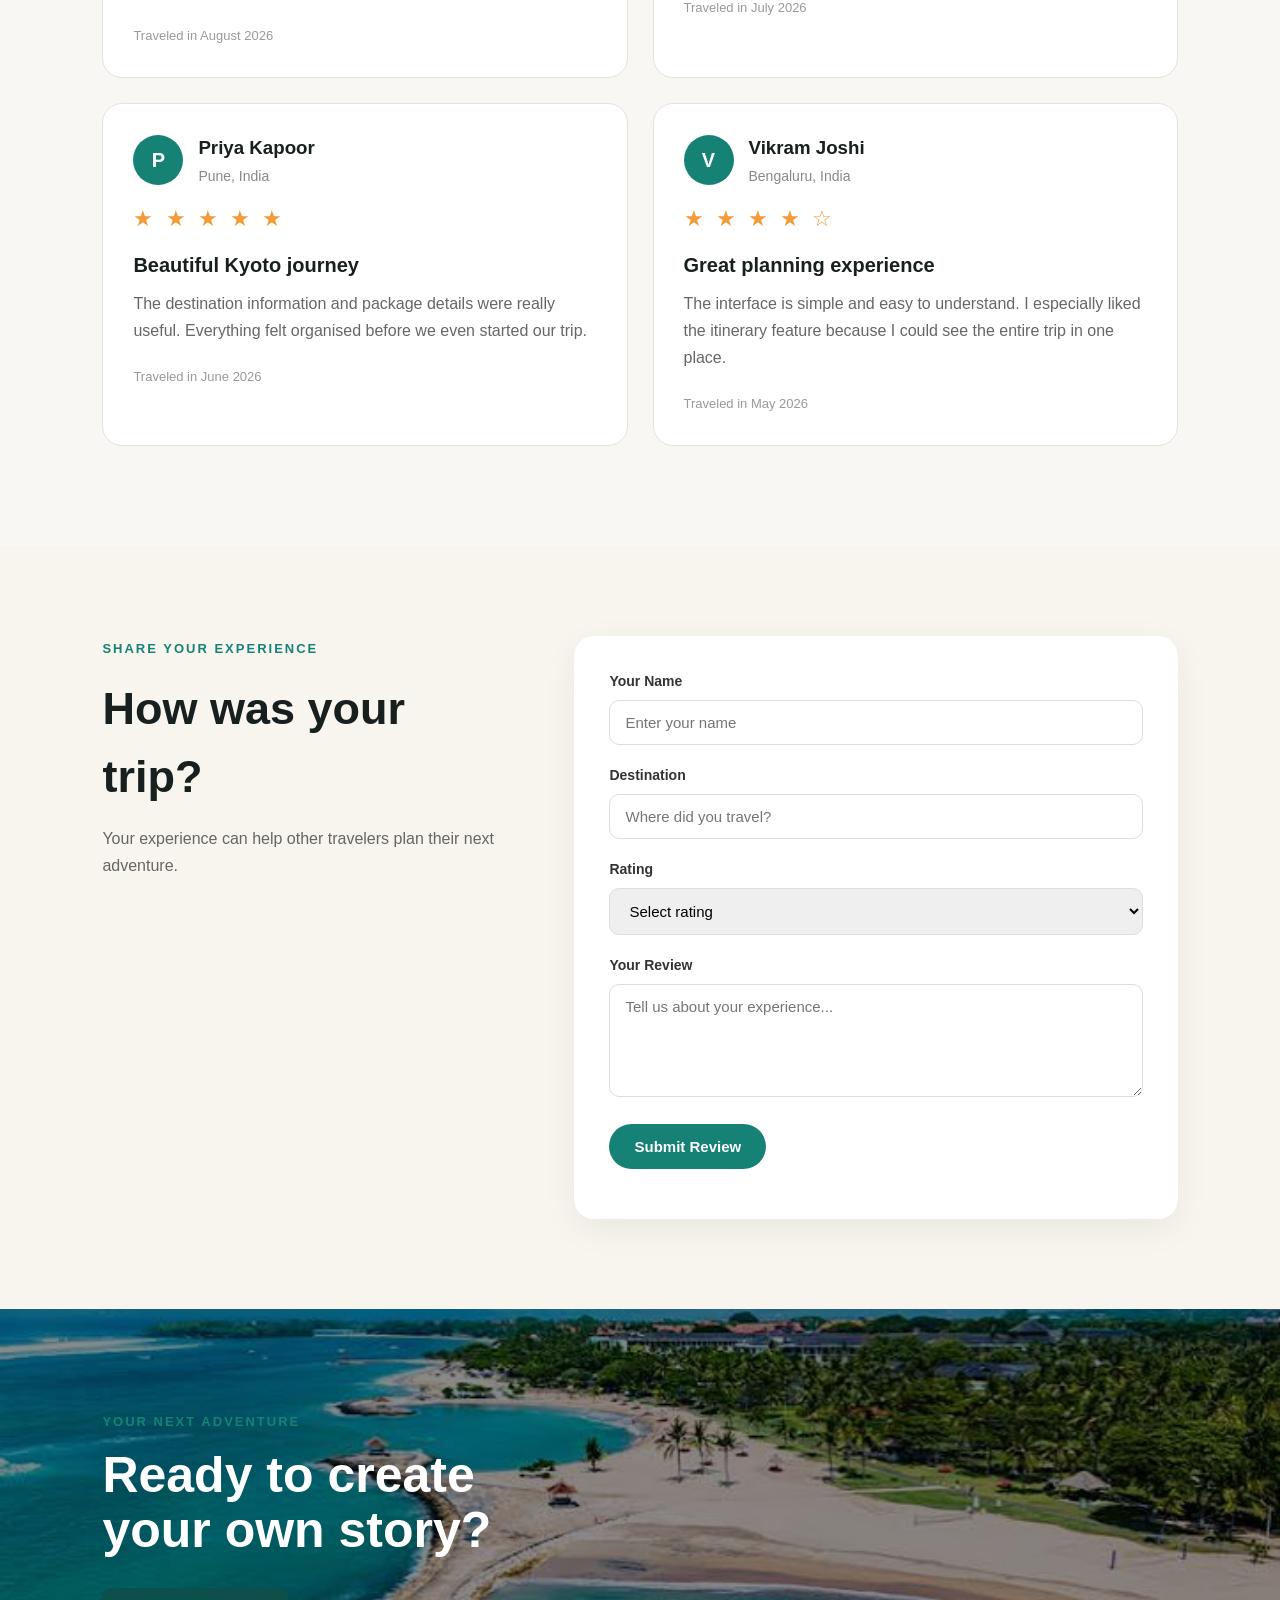
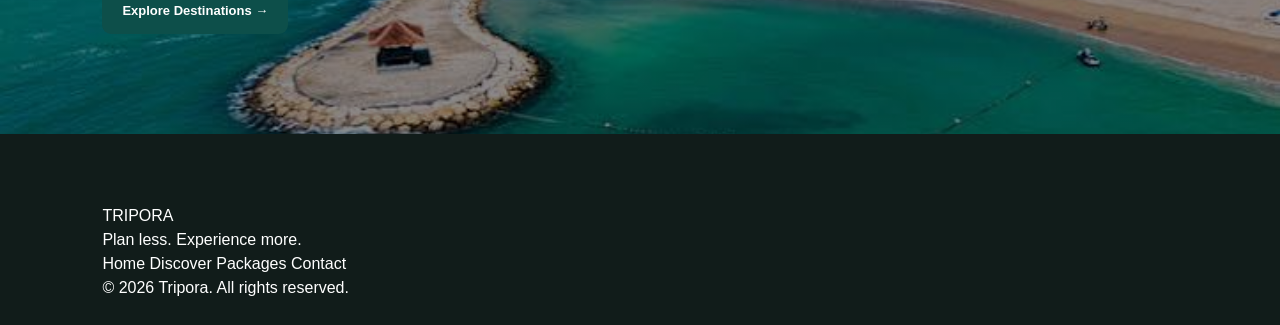
<file: reviews.html>
<!DOCTYPE html>
<html lang="en">
<head>
    <meta charset="UTF-8">
    <meta name="viewport" content="width=device-width, initial-scale=1.0">

    <title>Reviews | Tripora</title>

    <link rel="stylesheet" href="css/style.css">
</head>

<body>

    <!-- NAVBAR -->
    <nav class="navbar">

        <div class="logo">
            TRIPORA
        </div>

        <div class="nav-links">
            <a href="index.html">Home</a>
            <a href="destinations.html">Discover</a>
            <a href="packages.html">Packages</a>
            <a href="hotels.html">Hotels</a>
            <a href="flights.html">Flights</a>
            <a href="itinerary.html">My Trip</a>
            <span id="navUser"></span>
            <a href="login.html" id="navLogin">Login</a>

            <a href="register.html" class="nav-btn">
                Get Started
            </a>
        </div>

    </nav>


    <!-- HERO -->
    <section class="reviews-hero">

        <div class="reviews-hero-content">

            <span class="hero-tag">
                TRAVELER STORIES
            </span>

            <h1>
                Real trips.<br>
                Real experiences.
            </h1>

            <p>
                See what fellow travelers have to say about
                their Tripora experiences.
            </p>

        </div>

    </section>


    <!-- RATING SUMMARY -->
    <section class="rating-section">

        <div class="rating-container">

            <div class="rating-summary">

                <div class="rating-number">
                    4.8
                </div>

                <div class="rating-stars">
                    ★ ★ ★ ★ ★
                </div>

                <p>
                    Based on 1,248 traveler reviews
                </p>

            </div>


            <div class="rating-bars">

                <div class="rating-row">
                    <span>5 ★</span>

                    <div class="rating-bar">
                        <div class="rating-fill five"></div>
                    </div>

                    <span>82%</span>
                </div>


                <div class="rating-row">
                    <span>4 ★</span>

                    <div class="rating-bar">
                        <div class="rating-fill four"></div>
                    </div>

                    <span>12%</span>
                </div>


                <div class="rating-row">
                    <span>3 ★</span>

                    <div class="rating-bar">
                        <div class="rating-fill three"></div>
                    </div>

                    <span>4%</span>
                </div>


                <div class="rating-row">
                    <span>2 ★</span>

                    <div class="rating-bar">
                        <div class="rating-fill two"></div>
                    </div>

                    <span>1%</span>
                </div>


                <div class="rating-row">
                    <span>1 ★</span>

                    <div class="rating-bar">
                        <div class="rating-fill one"></div>
                    </div>

                    <span>1%</span>
                </div>

            </div>

        </div>

    </section>


    <!-- REVIEWS -->
    <section class="reviews-section">

        <div class="section-heading">

            <span>TRAVELER FEEDBACK</span>

            <h2>
                What our travelers say
            </h2>

            <p>
                Experiences shared by people who explored
                the world with Tripora.
            </p>

        </div>


        <div class="reviews-grid">


            <!-- REVIEW 1 -->
            <div class="review-card">

                <div class="review-top">

                    <div class="review-avatar">
                        A
                    </div>

                    <div>
                        <h3>
                            Ananya Sharma
                        </h3>

                        <p>
                            Mumbai, India
                        </p>
                    </div>

                </div>

                <div class="review-stars">
                    ★ ★ ★ ★ ★
                </div>

                <h4>
                    Amazing Kerala experience!
                </h4>

                <p class="review-text">
                    Tripora made planning our Kerala trip extremely
                    simple. The itinerary was well organised and the
                    hotel recommendations were perfect.
                </p>

                <span class="review-date">
                    Traveled in August 2026
                </span>

            </div>


            <!-- REVIEW 2 -->
            <div class="review-card">

                <div class="review-top">

                    <div class="review-avatar">
                        R
                    </div>

                    <div>
                        <h3>
                            Rohan Mehta
                        </h3>

                        <p>
                            Delhi, India
                        </p>
                    </div>

                </div>

                <div class="review-stars">
                    ★ ★ ★ ★ ★
                </div>

                <h4>
                    Bali was unforgettable
                </h4>

                <p class="review-text">
                    I loved how easy it was to compare packages,
                    hotels and flights. The budget planner helped
                    us stay within our travel budget.
                </p>

                <span class="review-date">
                    Traveled in July 2026
                </span>

            </div>


            <!-- REVIEW 3 -->
            <div class="review-card">

                <div class="review-top">

                    <div class="review-avatar">
                        P
                    </div>

                    <div>
                        <h3>
                            Priya Kapoor
                        </h3>

                        <p>
                            Pune, India
                        </p>
                    </div>

                </div>

                <div class="review-stars">
                    ★ ★ ★ ★ ★
                </div>

                <h4>
                    Beautiful Kyoto journey
                </h4>

                <p class="review-text">
                    The destination information and package details
                    were really useful. Everything felt organised
                    before we even started our trip.
                </p>

                <span class="review-date">
                    Traveled in June 2026
                </span>

            </div>


            <!-- REVIEW 4 -->
            <div class="review-card">

                <div class="review-top">

                    <div class="review-avatar">
                        V
                    </div>

                    <div>
                        <h3>
                            Vikram Joshi
                        </h3>

                        <p>
                            Bengaluru, India
                        </p>
                    </div>

                </div>

                <div class="review-stars">
                    ★ ★ ★ ★ ☆
                </div>

                <h4>
                    Great planning experience
                </h4>

                <p class="review-text">
                    The interface is simple and easy to understand.
                    I especially liked the itinerary feature because
                    I could see the entire trip in one place.
                </p>

                <span class="review-date">
                    Traveled in May 2026
                </span>

            </div>

        </div>

    </section>


    <!-- WRITE REVIEW -->
    <section class="write-review-section">

        <div class="write-review-container">

            <div class="write-review-content">

                <span>
                    SHARE YOUR EXPERIENCE
                </span>

                <h2>
                    How was your trip?
                </h2>

                <p>
                    Your experience can help other travelers
                    plan their next adventure.
                </p>

            </div>


            <form class="review-form" onsubmit="submitReview(event)">

                <div class="form-group">

                    <label>
                        Your Name
                    </label>

                    <input
                        type="text"
                        id="reviewName"
                        placeholder="Enter your name"
                        required
                    >

                </div>


                <div class="form-group">

                    <label>
                        Destination
                    </label>

                    <input
                        type="text"
                        id="reviewDestination"
                        placeholder="Where did you travel?"
                        required
                    >

                </div>


                <div class="form-group">

                    <label>
                        Rating
                    </label>

                    <select id="reviewRating" required>

                        <option value="">
                            Select rating
                        </option>

                        <option value="5">
                            ★★★★★ — Excellent
                        </option>

                        <option value="4">
                            ★★★★☆ — Very Good
                        </option>

                        <option value="3">
                            ★★★☆☆ — Good
                        </option>

                        <option value="2">
                            ★★☆☆☆ — Average
                        </option>

                        <option value="1">
                            ★☆☆☆☆ — Poor
                        </option>

                    </select>

                </div>


                <div class="form-group">

                    <label>
                        Your Review
                    </label>

                    <textarea
                        id="reviewMessage"
                        rows="5"
                        placeholder="Tell us about your experience..."
                        required
                    ></textarea>

                </div>


                <button
                    type="submit"
                    class="review-submit-btn"
                >
                    Submit Review
                </button>

                <p
                    id="reviewMessageBox"
                    class="review-message"
                ></p>

            </form>

        </div>

    </section>


    <!-- CTA -->
    <section class="reviews-cta">

        <div>

            <span>
                YOUR NEXT ADVENTURE
            </span>

            <h2>
                Ready to create<br>
                your own story?
            </h2>

            <a
                href="destinations.html"
                class="primary-btn"
            >
                Explore Destinations →
            </a>

        </div>

    </section>


    <!-- FOOTER -->
    <footer class="footer">

        <div class="footer-logo">
            TRIPORA
        </div>

        <p>
            Plan less. Experience more.
        </p>

        <div class="footer-links">

            <a href="index.html">Home</a>
            <a href="destinations.html">Discover</a>
            <a href="packages.html">Packages</a>
            <a href="contact.html">Contact</a>

        </div>

        <p class="copyright">
            © 2026 Tripora. All rights reserved.
        </p>

    </footer>


    <script src="js/script.js"></script>

</body>
</html>
</file>
<file: css/style.css>
/* =====================================================
   TRIPORA
   Main Stylesheet
   ===================================================== */


/* ================= RESET ================= */

* {
    margin: 0;
    padding: 0;
    box-sizing: border-box;
}

html {
    scroll-behavior: smooth;
}

body {
    font-family: Arial, Helvetica, sans-serif;
    background: #f8f7f3;
    color: #18201f;
    line-height: 1.5;
}

a {
    text-decoration: none;
    color: inherit;
}

button {
    font-family: inherit;
}

img {
    max-width: 100%;
    display: block;
}


/* ================= NAVBAR ================= */

.navbar {
    height: 78px;
    padding: 0 6%;
    background: #f8f7f3;

    display: flex;
    align-items: center;
    justify-content: space-between;

    position: relative;
    z-index: 20;
}

.logo {
    font-size: 27px;
    font-weight: 800;
    letter-spacing: -1.5px;
}

.logo span {
    color: #d96c45;
}

.nav-links {
    display: flex;
    align-items: center;
    gap: 28px;
}

.nav-links a {
    font-size: 14px;
    color: #5e6664;
    transition: 0.25s;
}

.nav-links a:hover,
.nav-links a.active {
    color: #18201f;
}

.nav-links a.active {
    font-weight: 700;
}

.nav-actions {
    display: flex;
    align-items: center;
    gap: 20px;
}

.login-link {
    font-size: 14px;
    font-weight: 600;
}

.signup-btn {
    background: #18201f;
    color: white;

    padding: 11px 20px;
    border-radius: 5px;

    font-size: 14px;
    font-weight: 600;

    transition: 0.25s;
}

.signup-btn:hover {
    background: #d96c45;
}


/* ================= HERO ================= */

.hero {
    min-height: 650px;

    background-image:
        linear-gradient(
            rgba(0, 0, 0, 0.35),
            rgba(0, 0, 0, 0.35)
        ),
        url("../images/hero.jfif");

    background-size: cover;
    background-position: center;
    background-repeat: no-repeat;

    position: relative;

    display: flex;
    align-items: center;

    padding: 80px 8%;
    box-sizing: border-box;
}

/* ================= TRAVEL SEARCH ================= */

.travel-search {
    position: absolute;

    left: 7%;
    right: 7%;
    bottom: -48px;

    min-height: 95px;

    padding: 15px 18px;

    background: white;

    border-radius: 12px;

    box-shadow: 0 15px 45px rgba(0,0,0,0.14);

    display: flex;
    align-items: center;
    gap: 15px;

    z-index: 5;
}

.search-field {
    flex: 1;

    display: flex;
    align-items: center;

    gap: 12px;

    padding: 10px;
}

.search-icon {
    width: 40px;
    height: 40px;

    flex-shrink: 0;

    display: flex;
    align-items: center;
    justify-content: center;

    background: #f1eee8;
    color: #d96c45;

    border-radius: 50%;

    font-weight: bold;
}

.search-field small {
    display: block;

    color: #89918e;

    font-size: 9px;
    font-weight: 700;
    letter-spacing: 1.3px;

    margin-bottom: 3px;
}

.search-field strong {
    font-size: 13px;
    font-weight: 600;
}

.search-divider {
    width: 1px;
    height: 40px;
    background: #e7e5df;
}

.search-button {
    border: none;

    background: #18201f;
    color: white;

    padding: 15px 28px;

    border-radius: 5px;

    font-size: 14px;
    font-weight: 700;

    cursor: pointer;

    transition: 0.25s;
}

.search-button:hover {
    background: #d96c45;
}


/* ================= GENERAL SECTIONS ================= */

.moods,
.featured,
.features-section {
    padding: 125px 8% 90px;
}

.section-intro {
    display: flex;
    justify-content: space-between;
    align-items: end;

    gap: 40px;

    margin-bottom: 45px;
}

.eyebrow {
    color: #d96c45;

    font-size: 11px;
    font-weight: 800;

    letter-spacing: 2.5px;

    margin-bottom: 12px;
}

.section-intro h2,
.section-heading-row h2,
.features-section h2 {
    font-size: clamp(34px, 4vw, 52px);

    line-height: 1.05;
    letter-spacing: -2px;
}

.section-intro h2 span,
.section-heading-row h2 span,
.features-section h2 span {
    color: #77817d;
}

.section-description {
    max-width: 360px;

    color: #6d7672;

    font-size: 14px;
    line-height: 1.8;
}


/* ================= MOODS ================= */

.mood-grid {
    display: grid;

    grid-template-columns: repeat(4, 1fr);

    gap: 15px;
}

.mood-card {
    min-height: 270px;

    padding: 25px;

    border-radius: 10px;

    position: relative;

    overflow: hidden;

    display: flex;
    flex-direction: column;
    justify-content: flex-end;

    color: white;

    background-size: cover;
    background-position: center;

    transition: 0.3s;
}

.mood-card::before {
    content: "";

    position: absolute;

    inset: 0;

    background: linear-gradient(
        transparent 30%,
        rgba(0,0,0,0.75)
    );
}

.beach-card {
    background-image:
        url("../images/bali.jfif");
}

.adventure-card {
    background-image:
        url("../images/adventure.jfif");
}

.nature-card {
    background-image:
        url("../images/nature.jfif");
}

.culture-card {
    background-image:
        url("../images/culture.jfif");
}

.mood-content,
.mood-arrow {
    position: relative;
    z-index: 2;
}

.mood-content span {
    font-size: 10px;
    opacity: 0.7;
}

.mood-content h3 {
    font-size: 23px;
    margin: 8px 0 3px;
}

.mood-content p {
    font-size: 12px;
    opacity: 0.8;
}

.mood-arrow {
    position: absolute;

    top: 20px;
    right: 20px;

    width: 38px;
    height: 38px;

    border: 1px solid rgba(255,255,255,0.5);
    border-radius: 50%;

    display: flex;
    align-items: center;
    justify-content: center;

    transition: 0.3s;
}

.mood-card:hover {
    transform: translateY(-6px);
}

.mood-card:hover .mood-arrow {
    background: white;
    color: #18201f;
}


/* ================= FEATURED ================= */

.featured {
    background: #eeece6;
}

.section-heading-row {
    display: flex;
    justify-content: space-between;
    align-items: end;

    margin-bottom: 40px;
}

.view-all {
    color: #d96c45;

    font-size: 13px;
    font-weight: 700;

    padding-bottom: 7px;

    border-bottom: 1px solid #d96c45;
}

.destination-grid {
    display: grid;

    grid-template-columns: 1.4fr 1fr 1fr;

    gap: 18px;
}

.destination-card {
    background: white;

    border-radius: 10px;

    overflow: hidden;

    transition: 0.3s;
}

.destination-card:hover {
    transform: translateY(-6px);
    box-shadow: 0 15px 30px rgba(0,0,0,0.1);
}

.destination-photo {
    height: 280px;

    position: relative;

    background-size: cover;
    background-position: center;
}

.large-card .destination-photo {
    height: 350px;
}

.bali-photo {
    background-image:
        url("../images/bali.jfif");
}

.japan-photo {
    background-image:
        url("../images/japan.jfif");
}

.swiss-photo {
    background-image:
        url("../images/switzerland.jfif");
}

.photo-label {
    position: absolute;

    top: 18px;
    left: 18px;

    background: #d96c45;
    color: white;

    padding: 6px 9px;

    border-radius: 4px;

    font-size: 9px;
    font-weight: 800;
    letter-spacing: 1px;
}

.destination-rating {
    position: absolute;

    top: 18px;
    right: 18px;

    padding: 7px 10px;

    border-radius: 5px;

    background: rgba(255,255,255,0.9);

    font-size: 11px;
    font-weight: 700;
}

.destination-details {
    padding: 18px;

    display: flex;
    justify-content: space-between;
    align-items: end;

    gap: 10px;
}

.destination-details h3 {
    font-size: 19px;
    margin-bottom: 3px;
}

.destination-details p {
    color: #8a918e;
    font-size: 11px;
}

.price {
    text-align: right;
}

.price small {
    display: block;

    color: #999f9c;

    font-size: 8px;
    letter-spacing: 1px;
}

.price strong {
    font-size: 13px;
}


/* ================= TRIP BUILDER ================= */

.trip-builder {
    padding: 100px 8%;

    background: #172522;
    color: white;

    display: grid;

    grid-template-columns: 1fr 1fr;

    align-items: center;

    gap: 80px;
}

.trip-builder-content h2 {
    font-size: clamp(38px, 5vw, 60px);

    line-height: 1;

    letter-spacing: -3px;

    margin-bottom: 25px;
}

.trip-builder-content h2 span {
    color: #f2a27f;
}

.trip-builder-content > p:not(.eyebrow) {
    max-width: 470px;

    color: #aab6b2;

    font-size: 15px;
    line-height: 1.8;

    margin-bottom: 30px;
}

.dark-btn {
    background: white;
    color: #18201f;
}

.dark-btn:hover {
    background: #d96c45;
    color: white;
}


/* TRIP PREVIEW */

.trip-preview {
    background: #f8f7f3;
    color: #18201f;

    padding: 28px;

    border-radius: 12px;

    box-shadow: 0 20px 60px rgba(0,0,0,0.25);
}

.preview-header {
    display: flex;
    justify-content: space-between;
    align-items: start;

    padding-bottom: 20px;

    border-bottom: 1px solid #e4e1da;
}

.preview-header small {
    color: #8c9591;

    font-size: 9px;
    letter-spacing: 1.5px;
}

.preview-header h3 {
    margin-top: 4px;
    font-size: 21px;
}

.saved {
    color: #41866d;

    background: #e2f1eb;

    padding: 5px 8px;

    border-radius: 4px;

    font-size: 8px;
    font-weight: 800;
}

.preview-item {
    padding: 18px 0;

    display: flex;
    align-items: center;

    gap: 13px;

    border-bottom: 1px solid #e4e1da;
}

.preview-icon {
    width: 40px;
    height: 40px;

    background: #eeece6;

    display: flex;
    align-items: center;
    justify-content: center;

    border-radius: 7px;

    color: #d96c45;
}

.preview-item div:nth-child(2) {
    flex: 1;
}

.preview-item small {
    display: block;

    color: #929a96;

    font-size: 8px;
    letter-spacing: 1px;
}

.preview-item strong {
    font-size: 12px;
}

.preview-item b {
    font-size: 12px;
}

.preview-total {
    display: flex;
    justify-content: space-between;

    padding-top: 20px;
}

.preview-total span {
    color: #7e8783;

    font-size: 9px;
    letter-spacing: 1px;
}

.preview-total strong {
    font-size: 20px;
}


/* ================= FEATURES ================= */

.centered {
    display: block;
    text-align: center;
}

.centered h2 {
    margin-bottom: 0;
}

.features-grid {
    margin-top: 50px;

    display: grid;

    grid-template-columns: repeat(4, 1fr);

    border-top: 1px solid #ddd9d1;
}

.feature {
    padding: 35px 25px;

    border-right: 1px solid #ddd9d1;
}

.feature:last-child {
    border-right: none;
}

.feature-number {
    color: #b2b8b5;

    font-size: 10px;
    font-weight: 700;

    margin-bottom: 35px;
}

.feature-icon {
    color: #d96c45;

    font-size: 25px;

    margin-bottom: 20px;
}

.feature h3 {
    font-size: 17px;

    margin-bottom: 10px;
}

.feature p {
    color: #727b77;

    font-size: 13px;
    line-height: 1.7;
}


/* ================= FINAL CTA ================= */

.final-cta {
    padding: 110px 20px;

    background: #dce9e2;

    text-align: center;
}

.final-cta h2 {
    font-size: clamp(45px, 7vw, 80px);

    line-height: 0.95;

    letter-spacing: -4px;

    margin-bottom: 25px;
}

.final-cta h2 span {
    color: #d96c45;
}

.final-cta > p:not(.eyebrow) {
    color: #65716c;

    font-size: 15px;

    margin-bottom: 30px;
}

.final-cta .primary-btn {
    display: inline-flex;
}


/* ================= FOOTER ================= */

footer {
    background: #111c1a;
    color: white;

    padding: 70px 8% 25px;
}

.footer-main {
    display: grid;

    grid-template-columns: 2fr 1fr 1fr 1fr;

    gap: 50px;

    padding-bottom: 60px;
}

.footer-brand p {
    max-width: 280px;

    color: #899590;

    font-size: 13px;
    line-height: 1.7;

    margin: 18px 0;
}

.socials {
    display: flex;
    gap: 10px;
}

.socials span {
    width: 32px;
    height: 32px;

    border: 1px solid #35433f;

    border-radius: 50%;

    display: flex;
    align-items: center;
    justify-content: center;

    color: #aab4b0;

    font-size: 11px;
}

.footer-column {
    display: flex;
    flex-direction: column;

    gap: 12px;
}

.footer-column h4 {
    color: white;

    font-size: 12px;

    margin-bottom: 7px;
}

.footer-column a {
    color: #899590;

    font-size: 12px;

    transition: 0.2s;
}

.footer-column a:hover {
    color: white;
}

.footer-bottom {
    padding-top: 22px;

    border-top: 1px solid #293632;

    display: flex;
    justify-content: space-between;

    color: #697570;

    font-size: 10px;
}


/* ================= RESPONSIVE ================= */

@media (max-width: 1100px) {

    .nav-links {
        gap: 14px;
    }

    .hero-content {
        width: 65%;
        padding: 60px;
    }

    .mood-grid {
        grid-template-columns: repeat(2, 1fr);
    }

    .destination-grid {
        grid-template-columns: 1fr 1fr;
    }

    .large-card {
        grid-column: span 2;
    }

    .features-grid {
        grid-template-columns: 1fr 1fr;
    }

    .feature:nth-child(2) {
        border-right: none;
    }

    .trip-builder {
        gap: 40px;
    }
}


@media (max-width: 800px) {

    .navbar {
        height: auto;

        padding: 20px 5%;

        flex-wrap: wrap;

        gap: 18px;
    }

    .nav-links {
        order: 3;

        width: 100%;

        justify-content: center;

        flex-wrap: wrap;
    }

    .hero {
        min-height: 600px;
        margin: 0 10px;
    }

    .hero-content {
        width: 100%;
        padding: 40px 30px;
    }

    .hero h1 {
        letter-spacing: -2px;
    }

    .travel-search {
        left: 5%;
        right: 5%;

        bottom: -160px;

        flex-direction: column;
        align-items: stretch;
    }

    .search-divider {
        width: 100%;
        height: 1px;
    }

    .moods {
        padding-top: 220px;
    }

    .section-intro,
    .section-heading-row {
        display: block;
    }

    .section-description {
        margin-top: 20px;
    }

    .view-all {
        display: inline-block;
        margin-top: 20px;
    }

    .trip-builder {
        grid-template-columns: 1fr;

        padding: 80px 8%;
    }

    .footer-main {
        grid-template-columns: 1fr 1fr;
    }

}


@media (max-width: 550px) {

    .nav-actions {
        gap: 8px;
    }

    .login-link {
        display: none;
    }

    .signup-btn {
        padding: 10px 14px;
    }

    .mood-grid,
    .destination-grid,
    .features-grid {
        grid-template-columns: 1fr;
    }

    .large-card {
        grid-column: span 1;
    }

    .hero-buttons {
        flex-direction: column;
        align-items: stretch;
    }

    .primary-btn,
    .outline-btn {
        justify-content: center;
    }

    .trip-preview {
        padding: 20px;
    }

    .footer-main {
        grid-template-columns: 1fr;
    }

    .footer-bottom {
        flex-direction: column;
        gap: 10px;
    }

}
/* =========================
   AUTHENTICATION PAGES
========================= */

.auth-page {
    min-height: 100vh;
    background: #f5f1e8;
    display: flex;
    align-items: center;
    justify-content: center;
    padding: 40px 20px;
}

.auth-container {
    width: 100%;
    max-width: 1050px;
    min-height: 650px;
    background: #ffffff;
    border-radius: 24px;
    overflow: hidden;
    display: grid;
    grid-template-columns: 1fr 1fr;
    box-shadow: 0 20px 60px rgba(0, 0, 0, 0.12);
}


/* LEFT IMAGE */

.auth-image {
    background-image: url("../images/hero.jfif");
    background-size: cover;
    background-position: center;
    position: relative;
}

.auth-overlay {
    position: absolute;
    inset: 0;
    background: rgba(0, 0, 0, 0.38);
    color: white;

    display: flex;
    flex-direction: column;
    justify-content: flex-end;

    padding: 50px;
}

.auth-overlay h1 {
    font-size: 42px;
    margin-bottom: 15px;
}

.auth-overlay p {
    font-size: 16px;
    line-height: 1.7;
    max-width: 400px;
}


/* RIGHT FORM */

.auth-form {
    padding: 55px 60px;
    display: flex;
    flex-direction: column;
    justify-content: center;
}

.auth-logo {
    margin-bottom: 35px;
}

.auth-logo a {
    text-decoration: none;
    color: #0d4f4a;
    font-size: 24px;
    font-weight: 800;
    letter-spacing: 2px;
}

.auth-form h2 {
    font-size: 32px;
    color: #173b3a;
    margin-bottom: 8px;
}

.auth-subtitle {
    color: #777;
    margin-bottom: 30px;
}


/* FORM */

.form-group {
    margin-bottom: 20px;
}

.form-group label {
    display: block;
    margin-bottom: 8px;
    font-size: 14px;
    font-weight: 600;
    color: #333;
}

.form-group input {
    width: 100%;
    padding: 14px 15px;
    border: 1px solid #ddd;
    border-radius: 10px;
    font-size: 15px;
    outline: none;
    box-sizing: border-box;
}

.form-group input:focus {
    border-color: #0d4f4a;
}


/* OPTIONS */

.form-options {
    display: flex;
    justify-content: space-between;
    align-items: center;
    margin: 5px 0 25px;
    font-size: 13px;
}

.form-options a {
    color: #0d4f4a;
    text-decoration: none;
}

.remember-me {
    display: flex;
    gap: 6px;
    align-items: center;
}


/* BUTTON */

.auth-btn {
    width: 100%;
    border: none;
    padding: 15px;
    border-radius: 10px;
    background: #0d4f4a;
    color: white;
    font-size: 16px;
    font-weight: 600;
    cursor: pointer;
    transition: 0.3s;
}

.auth-btn:hover {
    background: #083b37;
    transform: translateY(-2px);
}


/* SWITCH LOGIN / REGISTER */

.switch-auth {
    text-align: center;
    margin-top: 25px;
    color: #777;
    font-size: 14px;
}

.switch-auth a {
    color: #0d4f4a;
    font-weight: 600;
    text-decoration: none;
}


/* MOBILE */

@media (max-width: 800px) {

    .auth-container {
        grid-template-columns: 1fr;
    }

    .auth-image {
        min-height: 260px;
    }

    .auth-form {
        padding: 40px 30px;
    }

}

@media (max-width: 500px) {

    .auth-page {
        padding: 15px;
    }

    .auth-form {
        padding: 35px 20px;
    }

    .auth-overlay {
        padding: 30px;
    }

    .auth-overlay h1 {
        font-size: 30px;
    }

}
/* =========================
   DESTINATIONS PAGE
========================= */

.destination-hero {
    min-height: 430px;
    background-image:
        linear-gradient(rgba(13, 79, 74, 0.45), rgba(0, 0, 0, 0.35)),
        url("../images/culture.jfif");
    background-size: cover;
    background-position: center;
    display: flex;
    align-items: center;
    padding: 80px 8%;
}

.destination-hero-content {
    max-width: 650px;
    color: white;
}

.destination-hero h1 {
    font-size: 58px;
    line-height: 1.05;
    margin: 18px 0;
}

.destination-hero h1 span {
    color: #f4b860;
}

.destination-hero p {
    font-size: 18px;
    line-height: 1.7;
    max-width: 560px;
}

.eyebrow {
    font-size: 12px;
    font-weight: 700;
    letter-spacing: 2px;
    color: #0d4f4a;
}

.destination-hero .eyebrow {
    color: #f4b860;
}


/* SEARCH BOX */

.destination-search {
    padding: 0 8%;
    margin-top: -45px;
    position: relative;
    z-index: 2;
}

.search-container {
    max-width: 1150px;
    margin: auto;
    background: white;
    padding: 22px;
    border-radius: 18px;
    box-shadow: 0 15px 40px rgba(0, 0, 0, 0.12);

    display: grid;
    grid-template-columns: 1.5fr 1fr 1fr auto;
    gap: 15px;
    align-items: end;
}

.search-field label {
    display: block;
    font-size: 12px;
    font-weight: 700;
    color: #555;
    margin-bottom: 8px;
}

.search-field input,
.search-field select {
    width: 100%;
    height: 48px;
    box-sizing: border-box;
    border: 1px solid #ddd;
    border-radius: 9px;
    padding: 0 13px;
    font-size: 14px;
    outline: none;
    background: white;
}

.search-field input:focus,
.search-field select:focus {
    border-color: #0d4f4a;
}

.search-btn {
    height: 48px;
    padding: 0 28px;
    border: none;
    border-radius: 9px;
    background: #0d4f4a;
    color: white;
    font-size: 14px;
    font-weight: 700;
    cursor: pointer;
    transition: 0.3s;
}

.search-btn:hover {
    background: #083b37;
    transform: translateY(-2px);
}


/* DESTINATION SECTION */

.destinations-section {
    padding: 90px 8%;
    background: #f8f6f0;
}

.section-heading {
    max-width: 1150px;
    margin: 0 auto 40px;

    display: flex;
    justify-content: space-between;
    align-items: end;
    gap: 20px;
}

.section-heading h2 {
    font-size: 38px;
    color: #173b3a;
    margin: 10px 0 0;
}

.section-heading > p {
    color: #777;
    font-size: 14px;
}


/* GRID */

.destination-grid {
    max-width: 1150px;
    margin: auto;

    display: grid;
    grid-template-columns: repeat(3, 1fr);
    gap: 25px;
}


/* CARD */

.destination-card {
    background: white;
    border-radius: 18px;
    overflow: hidden;

    box-shadow: 0 8px 25px rgba(0, 0, 0, 0.07);

    transition: 0.3s;
}

.destination-card:hover {
    transform: translateY(-7px);
    box-shadow: 0 15px 35px rgba(0, 0, 0, 0.12);
}


/* IMAGE */

.destination-image {
    height: 230px;
    position: relative;
    overflow: hidden;
}

.destination-image img {
    width: 100%;
    height: 100%;
    object-fit: cover;
    transition: 0.5s;
}

.destination-card:hover .destination-image img {
    transform: scale(1.06);
}

.destination-tag {
    position: absolute;
    top: 15px;
    left: 15px;

    padding: 7px 11px;
    border-radius: 20px;

    background: white;
    color: #0d4f4a;

    font-size: 10px;
    font-weight: 800;
    letter-spacing: 1px;
}


/* CARD CONTENT */

.destination-info {
    padding: 22px;
}

.destination-title {
    display: flex;
    justify-content: space-between;
    align-items: center;
    gap: 10px;
}

.destination-title h3 {
    margin: 0;
    font-size: 23px;
    color: #173b3a;
}

.destination-title span {
    font-size: 12px;
    color: #888;
}

.destination-info > p {
    color: #777;
    font-size: 14px;
    line-height: 1.6;
    min-height: 45px;
}

.destination-bottom {
    display: flex;
    justify-content: space-between;
    align-items: center;

    border-top: 1px solid #eee;
    padding-top: 15px;
    margin-top: 15px;
}

.rating {
    color: #d99425;
    font-weight: 700;
    font-size: 14px;
}

.destination-bottom strong {
    color: #173b3a;
    font-size: 14px;
}

.explore-btn {
    display: block;
    text-align: center;

    margin-top: 18px;
    padding: 12px;

    border-radius: 9px;

    background: #edf5f3;
    color: #0d4f4a;

    text-decoration: none;
    font-size: 14px;
    font-weight: 700;

    transition: 0.3s;
}

.explore-btn:hover {
    background: #0d4f4a;
    color: white;
}


/* NO RESULTS */

.no-results {
    display: none;
    text-align: center;
    padding: 60px 20px;
    color: #777;
}

.no-results h3 {
    color: #173b3a;
    font-size: 24px;
}


/* RESPONSIVE */

@media (max-width: 1000px) {

    .destination-grid {
        grid-template-columns: repeat(2, 1fr);
    }

    .search-container {
        grid-template-columns: 1fr 1fr;
    }

    .search-btn {
        width: 100%;
    }

}


@media (max-width: 700px) {

    .destination-hero {
        min-height: 350px;
        padding: 60px 6%;
    }

    .destination-hero h1 {
        font-size: 42px;
    }

    .destination-search {
        padding: 0 6%;
    }

    .search-container {
        grid-template-columns: 1fr;
    }

    .destinations-section {
        padding: 70px 6%;
    }

    .section-heading {
        flex-direction: column;
        align-items: flex-start;
    }

    .section-heading h2 {
        font-size: 30px;
    }

    .destination-grid {
        grid-template-columns: 1fr;
    }

}
/* =========================
   PACKAGES PAGE
========================= */

.packages-hero {
    min-height: 430px;

    background-image:
        linear-gradient(
            rgba(13, 79, 74, 0.45),
            rgba(0, 0, 0, 0.35)
        ),
        url("../images/adventure.jfif");

    background-size: cover;
    background-position: center;

    display: flex;
    align-items: center;

    padding: 80px 8%;
    box-sizing: border-box;
}

.packages-hero-content {
    max-width: 650px;
    color: white;
}

.packages-hero .eyebrow {
    color: #f4b860;
}

.packages-hero h1 {
    font-size: 58px;
    line-height: 1.05;
    margin: 18px 0;
}

.packages-hero h1 span {
    color: #f4b860;
}

.packages-hero p {
    font-size: 18px;
    line-height: 1.7;
    max-width: 550px;
}


/* PACKAGE SECTION */

.packages-section {
    padding: 85px 8%;
    background: #f8f6f0;
}

.packages-section .section-heading {
    max-width: 1150px;
    margin-bottom: 40px;
}

.packages-section .section-heading h2 {
    margin-top: 10px;
}


/* PACKAGE GRID */

.package-grid {
    max-width: 1150px;
    margin: auto;

    display: grid;
    grid-template-columns: repeat(2, 1fr);
    gap: 28px;
}


/* PACKAGE CARD */

.package-card {
    background: white;
    border-radius: 18px;
    overflow: hidden;

    box-shadow:
        0 8px 25px rgba(0, 0, 0, 0.07);

    transition: 0.3s;
}

.package-card:hover {
    transform: translateY(-6px);

    box-shadow:
        0 15px 35px rgba(0, 0, 0, 0.12);
}


/* PACKAGE IMAGE */

.package-image {
    height: 270px;
    position: relative;
    overflow: hidden;
}

.package-image img {
    width: 100%;
    height: 100%;

    object-fit: cover;

    transition: 0.5s;
}

.package-card:hover .package-image img {
    transform: scale(1.06);
}


/* BADGE */

.package-badge {
    position: absolute;

    top: 16px;
    left: 16px;

    background: #f4b860;
    color: #173b3a;

    padding: 7px 12px;

    border-radius: 20px;

    font-size: 10px;
    font-weight: 800;
    letter-spacing: 1px;
}


/* PACKAGE CONTENT */

.package-content {
    padding: 25px;
}

.package-top {
    display: flex;
    justify-content: space-between;
    align-items: center;

    color: #777;

    font-size: 13px;
}

.package-rating {
    color: #d99425;
    font-weight: 700;
}

.package-content h3 {
    color: #173b3a;

    font-size: 24px;

    margin: 15px 0 10px;
}

.package-content > p {
    color: #777;

    font-size: 14px;
    line-height: 1.6;

    margin-bottom: 20px;
}


/* PACKAGE DETAILS */

.package-details {
    display: flex;
    flex-wrap: wrap;

    gap: 15px;

    padding: 15px 0;

    border-top: 1px solid #eee;
    border-bottom: 1px solid #eee;

    font-size: 13px;
    color: #555;
}


/* INCLUDES */

.package-includes {
    display: flex;
    flex-wrap: wrap;

    gap: 8px;

    margin-top: 15px;
}

.package-includes span {
    background: #edf5f3;

    color: #0d4f4a;

    padding: 6px 10px;

    border-radius: 20px;

    font-size: 11px;
    font-weight: 600;
}


/* BOTTOM */

.package-bottom {
    display: flex;

    justify-content: space-between;
    align-items: end;

    gap: 15px;

    margin-top: 25px;
}

.package-bottom small {
    display: block;

    color: #888;

    font-size: 11px;

    margin-bottom: 4px;
}

.package-bottom strong {
    color: #173b3a;

    font-size: 22px;
}


/* BUTTON */

.package-btn {
    display: inline-block;

    padding: 12px 18px;

    background: #0d4f4a;
    color: white;

    border-radius: 9px;

    text-decoration: none;

    font-size: 13px;
    font-weight: 700;

    transition: 0.3s;
}

.package-btn:hover {
    background: #083b37;
    transform: translateY(-2px);
}


/* RESPONSIVE */

@media (max-width: 800px) {

    .packages-hero {
        min-height: 360px;
        padding: 60px 6%;
    }

    .packages-hero h1 {
        font-size: 44px;
    }

    .packages-section {
        padding: 65px 6%;
    }

    .package-grid {
        grid-template-columns: 1fr;
    }

}


@media (max-width: 500px) {

    .packages-hero h1 {
        font-size: 36px;
    }

    .package-content {
        padding: 20px;
    }

    .package-bottom {
        flex-direction: column;
        align-items: stretch;
    }

    .package-btn {
        text-align: center;
    }

}
/* =========================
   PACKAGE DETAILS PAGE
========================= */

.package-detail-hero {
    height: 520px;
    position: relative;
    overflow: hidden;
}

.package-detail-hero > img {
    width: 100%;
    height: 100%;
    object-fit: cover;
}

.package-detail-overlay {
    position: absolute;
    inset: 0;

    background:
        linear-gradient(
            to top,
            rgba(0, 0, 0, 0.7),
            rgba(0, 0, 0, 0.05)
        );

    display: flex;
    align-items: flex-end;
}

.package-detail-content {
    width: 100%;
    max-width: 1150px;
    margin: auto;

    padding: 60px 8%;

    box-sizing: border-box;

    color: white;
}

.package-detail-content .package-badge {
    position: static;
    display: inline-block;

    margin-bottom: 15px;

    background: #f4b860;
}

.package-detail-content h1 {
    font-size: 55px;
    margin: 0 0 12px;
    line-height: 1.05;
}

.package-detail-content p {
    font-size: 16px;
}


/* MAIN SECTION */

.package-detail-section {
    background: #f8f6f0;
    padding-bottom: 80px;
}


/* INTRO */

.package-intro {
    max-width: 1150px;
    margin: auto;

    padding: 75px 8% 55px;

    display: grid;
    grid-template-columns: 1fr 320px;

    gap: 60px;

    align-items: center;

    box-sizing: border-box;
}

.package-intro h2 {
    color: #173b3a;

    font-size: 40px;

    margin: 12px 0 18px;
}

.package-intro p {
    color: #777;

    font-size: 15px;

    line-height: 1.8;

    max-width: 650px;
}


/* PRICE BOX */

.package-price-box {
    background: white;

    padding: 28px;

    border-radius: 18px;

    box-shadow:
        0 10px 30px rgba(0, 0, 0, 0.08);
}

.package-price-box small {
    display: block;

    color: #888;

    font-size: 12px;
}

.package-price-box strong {
    display: block;

    color: #173b3a;

    font-size: 32px;

    margin: 6px 0;
}

.package-price-box > span {
    display: block;

    color: #888;

    font-size: 12px;

    margin-bottom: 20px;
}


/* PRIMARY BUTTON */

.primary-btn {
    display: inline-block;

    background: #0d4f4a;

    color: white;

    text-decoration: none;

    padding: 13px 20px;

    border-radius: 9px;

    font-size: 13px;

    font-weight: 700;

    transition: 0.3s;
}

.primary-btn:hover {
    background: #083b37;

    transform: translateY(-2px);
}


/* HIGHLIGHTS */

.detail-highlights {
    max-width: 1150px;

    margin: auto;

    padding: 0 8% 70px;

    display: grid;

    grid-template-columns: repeat(4, 1fr);

    gap: 15px;

    box-sizing: border-box;
}

.highlight-item {
    background: white;

    padding: 22px;

    border-radius: 14px;

    display: flex;

    align-items: center;

    gap: 14px;

    box-shadow:
        0 5px 18px rgba(0, 0, 0, 0.05);
}

.highlight-item > span {
    font-size: 27px;
}

.highlight-item strong {
    color: #173b3a;

    font-size: 14px;
}

.highlight-item p {
    color: #888;

    font-size: 12px;

    margin: 5px 0 0;
}


/* ITINERARY */

.detail-itinerary {
    max-width: 1150px;

    margin: auto;

    padding: 0 8% 75px;

    box-sizing: border-box;
}

.detail-heading {
    margin-bottom: 30px;
}

.detail-heading h2 {
    color: #173b3a;

    font-size: 38px;

    margin: 10px 0;
}


/* DAY CARDS */

.day-list {
    display: flex;

    flex-direction: column;

    gap: 14px;
}

.day-card {
    background: white;

    border-radius: 14px;

    padding: 22px;

    display: flex;

    gap: 25px;

    align-items: flex-start;

    box-shadow:
        0 5px 18px rgba(0, 0, 0, 0.04);

    transition: 0.3s;
}

.day-card:hover {
    transform: translateX(5px);
}

.day-number {
    min-width: 55px;
    height: 55px;

    border-radius: 50%;

    background: #edf5f3;

    color: #0d4f4a;

    display: flex;

    align-items: center;
    justify-content: center;

    font-weight: 800;

    font-size: 14px;
}

.day-card h3 {
    color: #173b3a;

    margin: 4px 0 8px;

    font-size: 18px;
}

.day-card p {
    color: #777;

    font-size: 14px;

    line-height: 1.6;

    margin: 0;
}


/* INCLUDED */

.included-section {
    max-width: 1150px;

    margin: auto;

    padding: 0 8% 75px;

    box-sizing: border-box;
}

.included-section h2 {
    color: #173b3a;

    font-size: 38px;

    margin: 10px 0 30px;
}

.included-grid {
    display: grid;

    grid-template-columns: 1fr 1fr;

    gap: 25px;
}

.included-grid > div {
    background: white;

    border-radius: 15px;

    padding: 28px;
}

.included-grid h3 {
    color: #0d4f4a;

    margin-top: 0;

    margin-bottom: 20px;
}

.included-grid > div:last-child h3 {
    color: #b65b4a;
}

.included-grid ul {
    list-style: none;

    padding: 0;

    margin: 0;
}

.included-grid li {
    color: #666;

    font-size: 14px;

    padding: 9px 0;

    border-bottom: 1px solid #eee;
}


/* FINAL CTA */

.package-booking-cta {
    max-width: 1150px;

    margin: auto;

    padding: 35px 8%;

    background: #173b3a;

    border-radius: 18px;

    color: white;

    display: flex;

    justify-content: space-between;

    align-items: center;

    gap: 30px;

    box-sizing: border-box;
}

.package-booking-cta .eyebrow {
    color: #f4b860;
}

.package-booking-cta h2 {
    margin: 10px 0 0;

    font-size: 28px;
}

.package-booking-cta .primary-btn {
    background: #f4b860;

    color: #173b3a;

    white-space: nowrap;
}


/* RESPONSIVE */

@media (max-width: 900px) {

    .package-detail-hero {
        height: 450px;
    }

    .package-detail-content h1 {
        font-size: 44px;
    }

    .package-intro {
        grid-template-columns: 1fr;
        gap: 30px;
    }

    .detail-highlights {
        grid-template-columns: repeat(2, 1fr);
    }

}


@media (max-width: 600px) {

    .package-detail-hero {
        height: 400px;
    }

    .package-detail-content {
        padding: 40px 6%;
    }

    .package-detail-content h1 {
        font-size: 34px;
    }

    .package-intro {
        padding: 55px 6% 40px;
    }

    .package-intro h2 {
        font-size: 30px;
    }

    .detail-highlights {
        grid-template-columns: 1fr;

        padding-left: 6%;
        padding-right: 6%;
    }

    .detail-itinerary,
    .included-section {
        padding-left: 6%;
        padding-right: 6%;
    }

    .included-grid {
        grid-template-columns: 1fr;
    }

    .package-booking-cta {
        margin: 0 6%;

        padding: 28px;

        flex-direction: column;

        align-items: flex-start;
    }

}
/* =====================================================
   FLIGHT BOOKING
===================================================== */

.flight-hero {
    min-height: 430px;
    background: url("../images/adventure.jfif") center/cover no-repeat;
}

.flight-hero-overlay {
    min-height: 430px;
    background: rgba(0, 0, 0, 0.45);
    display: flex;
    align-items: center;
}

.flight-hero-content {
    max-width: 1200px;
    width: 90%;
    margin: auto;
    color: white;
}

.flight-hero-content h1 {
    font-size: 54px;
    max-width: 700px;
    margin: 15px 0;
}

.flight-hero-content p {
    font-size: 18px;
    max-width: 550px;
}


/* SEARCH BOX */

.flight-search-section {
    margin-top: -70px;
    position: relative;
    z-index: 5;
    padding: 0 5%;
}

.flight-search-box {
    max-width: 1200px;
    margin: auto;
    background: white;
    padding: 28px;
    border-radius: 18px;
    box-shadow: 0 15px 40px rgba(0, 0, 0, 0.15);
}

.trip-type {
    display: flex;
    gap: 25px;
    margin-bottom: 22px;
}

.trip-type label {
    font-weight: 600;
    cursor: pointer;
}

.flight-fields {
    display: grid;
    grid-template-columns: 1fr 1fr 1fr 1fr auto;
    gap: 15px;
    align-items: end;
}

.flight-field {
    display: flex;
    flex-direction: column;
    gap: 8px;
}

.flight-field label {
    font-size: 13px;
    font-weight: 700;
}

.flight-field input,
.flight-field select {
    padding: 14px;
    border: 1px solid #ddd;
    border-radius: 10px;
    font-size: 14px;
    outline: none;
}

.flight-field input:focus,
.flight-field select:focus {
    border-color: #168f83;
}

.flight-search-btn {
    padding: 14px 22px;
    border: none;
    border-radius: 10px;
    background: #168f83;
    color: white;
    font-weight: 700;
    cursor: pointer;
}

.flight-search-btn:hover {
    background: #11756c;
}


/* RESULTS */

.flight-results {
    padding: 90px 5% 70px;
    background: #f8f6f1;
}

.section-heading {
    text-align: center;
    margin-bottom: 45px;
}

.section-heading h2 {
    font-size: 38px;
    margin: 12px 0;
}

.section-heading p {
    color: #666;
}

.flight-list {
    max-width: 1100px;
    margin: auto;
    display: flex;
    flex-direction: column;
    gap: 18px;
}

.flight-card {
    background: white;
    border-radius: 16px;
    padding: 24px;
    display: grid;
    grid-template-columns: 180px 1fr 150px;
    align-items: center;
    gap: 25px;
    box-shadow: 0 5px 20px rgba(0,0,0,0.06);
}

.airline-info {
    display: flex;
    align-items: center;
    gap: 12px;
}

.airline-info h3 {
    margin: 0;
}

.airline-info p {
    margin: 5px 0 0;
    color: #777;
    font-size: 13px;
}

.airline-logo {
    width: 42px;
    height: 42px;
    border-radius: 50%;
    background: #eef7f5;
    display: flex;
    align-items: center;
    justify-content: center;
}

.flight-route {
    display: flex;
    align-items: center;
    justify-content: center;
    gap: 20px;
    text-align: center;
}

.flight-route div {
    display: flex;
    flex-direction: column;
    gap: 5px;
}

.flight-route strong {
    font-size: 22px;
}

.flight-route span {
    font-size: 13px;
    color: #777;
}

.flight-line {
    color: #168f83;
    font-size: 13px;
}

.flight-line small {
    display: block;
    color: #777;
    margin-top: 5px;
}

.flight-price {
    text-align: right;
}

.flight-price strong {
    display: block;
    font-size: 22px;
}

.flight-price span {
    display: block;
    color: #777;
    font-size: 12px;
    margin: 5px 0 12px;
}

.flight-price button {
    border: none;
    background: #168f83;
    color: white;
    padding: 10px 22px;
    border-radius: 8px;
    cursor: pointer;
    font-weight: 600;
}

.flight-price button:hover {
    background: #11756c;
}

.flight-price button.selected {
    background: #222;
}

.flight-message {
    text-align: center;
    margin-bottom: 20px;
    font-weight: 600;
}


/* FEATURES */

.flight-features {
    padding: 80px 5%;
}

.flight-features .feature-grid {
    max-width: 1100px;
    margin: auto;
}


/* RESPONSIVE */

@media (max-width: 1000px) {

    .flight-fields {
        grid-template-columns: 1fr 1fr;
    }

    .flight-search-btn {
        width: 100%;
    }

    .flight-card {
        grid-template-columns: 1fr;
        text-align: center;
    }

    .airline-info {
        justify-content: center;
    }

    .flight-price {
        text-align: center;
    }

}


@media (max-width: 700px) {

    .flight-hero-content h1 {
        font-size: 38px;
    }

    .flight-fields {
        grid-template-columns: 1fr;
    }

    .flight-route {
        flex-direction: column;
    }

    .flight-line {
        transform: rotate(90deg);
        margin: 15px 0;
    }

}
/* =====================================================
   HOTEL BOOKING
===================================================== */

.hotel-hero {
    min-height: 430px;
    background: url("../images/nature.jfif") center/cover no-repeat;
}

.hotel-hero-overlay {
    min-height: 430px;
    background: rgba(0, 0, 0, 0.45);
    display: flex;
    align-items: center;
}

.hotel-hero-content {
    max-width: 1200px;
    width: 90%;
    margin: auto;
    color: white;
}

.hotel-hero-content h1 {
    font-size: 54px;
    max-width: 700px;
    margin: 15px 0;
}

.hotel-hero-content p {
    font-size: 18px;
    max-width: 550px;
}


/* ================= SEARCH ================= */

.hotel-search-section {
    margin-top: -70px;
    position: relative;
    z-index: 5;
    padding: 0 5%;
}

.hotel-search-box {
    max-width: 1200px;
    margin: auto;
    background: white;
    padding: 28px;
    border-radius: 18px;
    box-shadow: 0 15px 40px rgba(0, 0, 0, 0.15);

    display: grid;
    grid-template-columns: 1.4fr 1fr 1fr 1fr auto;
    gap: 15px;
    align-items: end;
}

.hotel-field {
    display: flex;
    flex-direction: column;
    gap: 8px;
}

.hotel-field label {
    font-size: 13px;
    font-weight: 700;
}

.hotel-field input,
.hotel-field select {
    padding: 14px;
    border: 1px solid #ddd;
    border-radius: 10px;
    font-size: 14px;
    outline: none;
    width: 100%;
    box-sizing: border-box;
}

.hotel-field input:focus,
.hotel-field select:focus {
    border-color: #168f83;
}

.hotel-search-btn {
    padding: 14px 22px;
    border: none;
    border-radius: 10px;
    background: #168f83;
    color: white;
    font-weight: 700;
    cursor: pointer;
}

.hotel-search-btn:hover {
    background: #11756c;
}


/* ================= RESULTS ================= */

.hotel-results {
    padding: 100px 5% 80px;
    background: #f8f6f1;
}

.hotel-grid {
    max-width: 1200px;
    margin: auto;

    display: grid;
    grid-template-columns: repeat(2, 1fr);
    gap: 25px;
}

.hotel-card {
    background: white;
    border-radius: 18px;
    overflow: hidden;
    box-shadow: 0 6px 25px rgba(0, 0, 0, 0.07);

    transition: transform 0.3s ease,
                box-shadow 0.3s ease;
}

.hotel-card:hover {
    transform: translateY(-6px);
    box-shadow: 0 12px 35px rgba(0, 0, 0, 0.12);
}


/* ================= HOTEL IMAGE ================= */

.hotel-image {
    height: 250px;
    position: relative;
    overflow: hidden;
}

.hotel-image img {
    width: 100%;
    height: 100%;
    object-fit: cover;
    display: block;

    transition: transform 0.4s ease;
}

.hotel-card:hover .hotel-image img {
    transform: scale(1.05);
}

.hotel-badge {
    position: absolute;
    top: 15px;
    left: 15px;

    background: white;
    color: #168f83;

    padding: 7px 12px;
    border-radius: 20px;

    font-size: 12px;
    font-weight: 700;
}


/* ================= HOTEL CONTENT ================= */

.hotel-content {
    padding: 25px;
}

.hotel-rating {
    color: #d48b20;
    font-weight: 700;
    font-size: 14px;
    margin-bottom: 8px;
}

.hotel-content h3 {
    font-size: 23px;
    margin: 5px 0 8px;
}

.hotel-location {
    color: #555;
    font-size: 14px;
    margin-bottom: 12px;
}

.hotel-content > p:not(.hotel-location) {
    color: #777;
    font-size: 14px;
    line-height: 1.6;
}


/* ================= AMENITIES ================= */

.hotel-amenities {
    display: flex;
    flex-wrap: wrap;
    gap: 8px;
    margin: 18px 0;
}

.hotel-amenities span {
    background: #f1f7f5;
    color: #555;

    padding: 7px 10px;
    border-radius: 7px;

    font-size: 12px;
}


/* ================= BOTTOM ================= */

.hotel-bottom {
    border-top: 1px solid #eee;
    padding-top: 18px;

    display: flex;
    align-items: center;
    justify-content: space-between;
}

.hotel-bottom strong {
    font-size: 22px;
}

.hotel-bottom span {
    color: #777;
    font-size: 12px;
}

.hotel-bottom button {
    border: none;
    background: #168f83;
    color: white;

    padding: 11px 20px;
    border-radius: 8px;

    font-weight: 600;
    cursor: pointer;
}

.hotel-bottom button:hover {
    background: #11756c;
}

.hotel-bottom button.selected {
    background: #222;
}


/* ================= MESSAGE ================= */

.hotel-message {
    text-align: center;
    margin-bottom: 25px;
    min-height: 20px;
    font-weight: 600;
}


/* ================= FEATURES ================= */

.hotel-features {
    padding: 80px 5%;
}


/* ================= RESPONSIVE ================= */

@media (max-width: 1050px) {

    .hotel-search-box {
        grid-template-columns: 1fr 1fr;
    }

    .hotel-search-btn {
        width: 100%;
    }

}


@media (max-width: 800px) {

    .hotel-grid {
        grid-template-columns: 1fr;
    }

    .hotel-hero-content h1 {
        font-size: 40px;
    }

}


@media (max-width: 550px) {

    .hotel-search-box {
        grid-template-columns: 1fr;
        padding: 20px;
    }

    .hotel-results {
        padding-top: 80px;
    }

    .hotel-image {
        height: 220px;
    }

    .hotel-bottom {
        flex-direction: column;
        align-items: flex-start;
        gap: 15px;
    }

    .hotel-bottom button {
        width: 100%;
    }

}
/* =====================================================
   TRAVEL ITINERARY
===================================================== */

.itinerary-hero {
    min-height: 380px;
    background: url("../images/nature.jfif") center/cover no-repeat;
    display: flex;
    align-items: center;
}

.itinerary-hero-content {
    width: 90%;
    max-width: 1200px;
    margin: auto;
    color: white;
}

.itinerary-hero-content h1 {
    font-size: 52px;
    max-width: 700px;
    margin: 15px 0;
}

.itinerary-hero-content p {
    font-size: 18px;
    max-width: 600px;
    line-height: 1.6;
}


/* ================= TRIP SECTION ================= */

.trip-section {
    background: #f8f6f1;
    padding: 80px 5%;
}

.trip-container {
    max-width: 1100px;
    margin: auto;
}


/* ================= TRIP HEADER ================= */

.trip-header {
    background: white;
    padding: 30px;
    border-radius: 18px;

    display: flex;
    justify-content: space-between;
    align-items: center;

    box-shadow: 0 5px 20px rgba(0, 0, 0, 0.06);
}

.trip-header h2 {
    font-size: 34px;
    margin: 10px 0 5px;
}

.trip-header p {
    color: #666;
}

.trip-status {
    background: #e7f5f1;
    color: #168f83;

    padding: 9px 16px;
    border-radius: 20px;

    font-size: 13px;
    font-weight: 700;
}


/* ================= TRIP INFO ================= */

.trip-info-grid {
    display: grid;
    grid-template-columns: repeat(3, 1fr);
    gap: 18px;

    margin: 25px 0 70px;
}

.trip-info-card {
    background: white;
    padding: 22px;
    border-radius: 15px;

    display: flex;
    align-items: center;
    gap: 15px;

    box-shadow: 0 4px 15px rgba(0, 0, 0, 0.05);
}

.trip-info-card > span {
    font-size: 28px;
}

.trip-info-card small {
    display: block;
    color: #888;
    font-size: 11px;
    font-weight: 700;
    margin-bottom: 5px;
}

.trip-info-card strong {
    font-size: 15px;
}


/* ================= ITINERARY HEADING ================= */

.itinerary-heading {
    display: flex;
    justify-content: space-between;
    align-items: end;
    margin-bottom: 25px;
}

.itinerary-heading h2 {
    font-size: 34px;
    margin-top: 10px;
}

.add-day-btn {
    border: none;
    background: #168f83;
    color: white;

    padding: 12px 20px;
    border-radius: 9px;

    font-weight: 700;
    cursor: pointer;
}

.add-day-btn:hover {
    background: #11756c;
}


/* ================= TRIP DAY ================= */

.trip-day {
    background: white;
    border-radius: 18px;

    display: grid;
    grid-template-columns: 90px 1fr;

    margin-bottom: 18px;
    overflow: hidden;

    box-shadow: 0 5px 20px rgba(0, 0, 0, 0.05);
}

.day-number {
    background: #168f83;
    color: white;

    display: flex;
    flex-direction: column;
    align-items: center;
    justify-content: center;

    min-height: 180px;
}

.day-number span {
    font-size: 11px;
    letter-spacing: 1px;
}

.day-number strong {
    font-size: 32px;
    margin-top: 5px;
}

.day-content {
    padding: 25px 30px;
}

.day-title {
    display: flex;
    justify-content: space-between;
    align-items: center;

    border-bottom: 1px solid #eee;
    padding-bottom: 15px;
}

.day-title h3 {
    margin: 0;
    font-size: 22px;
}

.day-title p {
    margin: 5px 0 0;
    color: #777;
    font-size: 13px;
}

.day-complete {
    background: #eef7f5;
    color: #168f83;

    padding: 7px 12px;
    border-radius: 20px;

    font-size: 12px;
    font-weight: 700;
}


/* ================= ACTIVITIES ================= */

.activity-list {
    display: flex;
    flex-direction: column;
    gap: 15px;

    padding-top: 18px;
}

.activity {
    display: flex;
    align-items: flex-start;
    gap: 15px;
}

.activity-icon {
    width: 40px;
    height: 40px;

    background: #f3f7f6;
    border-radius: 10px;

    display: flex;
    align-items: center;
    justify-content: center;

    flex-shrink: 0;
}

.activity strong {
    font-size: 14px;
}

.activity p {
    color: #777;
    font-size: 13px;
    margin: 5px 0 0;
    line-height: 1.5;
}


/* ================= BUDGET ================= */

.trip-budget {
    margin-top: 55px;

    background: #1f302e;
    color: white;

    padding: 35px;
    border-radius: 20px;
}

.trip-budget .section-tag {
    color: #9ddbd3;
}

.trip-budget h2 {
    margin: 10px 0 0;
    font-size: 30px;
}

.budget-total {
    font-size: 40px;
    font-weight: 800;

    text-align: right;
    margin-top: -40px;
}

.budget-breakdown {
    border-top: 1px solid rgba(255,255,255,0.15);

    margin-top: 30px;
    padding-top: 25px;

    display: grid;
    grid-template-columns: repeat(4, 1fr);
    gap: 15px;
}

.budget-breakdown div {
    display: flex;
    flex-direction: column;
    gap: 8px;
}

.budget-breakdown span {
    font-size: 13px;
    opacity: 0.8;
}

.budget-breakdown strong {
    font-size: 18px;
}


/* ================= CTA ================= */

.trip-cta {
    padding: 90px 5%;
    text-align: center;
}

.trip-cta h2 {
    font-size: 40px;
    margin: 12px 0;
}

.trip-cta p {
    color: #666;
    max-width: 550px;
    margin: 0 auto 25px;
    line-height: 1.6;
}

.trip-cta .primary-btn {
    display: inline-block;
}


/* ================= RESPONSIVE ================= */

@media (max-width: 850px) {

    .trip-info-grid {
        grid-template-columns: 1fr;
    }

    .budget-breakdown {
        grid-template-columns: repeat(2, 1fr);
    }

    .itinerary-hero-content h1 {
        font-size: 42px;
    }

}


@media (max-width: 650px) {

    .trip-header {
        flex-direction: column;
        align-items: flex-start;
        gap: 20px;
    }

    .itinerary-heading {
        flex-direction: column;
        align-items: flex-start;
        gap: 20px;
    }

    .trip-day {
        grid-template-columns: 65px 1fr;
    }

    .day-content {
        padding: 20px;
    }

    .day-title {
        flex-direction: column;
        align-items: flex-start;
        gap: 12px;
    }

    .budget-total {
        text-align: left;
        margin-top: 20px;
    }

}


@media (max-width: 500px) {

    .itinerary-hero-content h1 {
        font-size: 34px;
    }

    .trip-section {
        padding: 60px 4%;
    }

    .budget-breakdown {
        grid-template-columns: 1fr;
    }

    .trip-budget {
        padding: 25px;
    }

}
/* =====================================================
   PHOTO GALLERY
===================================================== */

.gallery-hero {
    min-height: 400px;
    background: url("../images/culture.jfif") center/cover no-repeat;
    display: flex;
    align-items: center;
}

.gallery-hero-content {
    width: 90%;
    max-width: 1200px;
    margin: auto;
    color: white;
}

.gallery-hero-content h1 {
    font-size: 52px;
    max-width: 700px;
    margin: 15px 0;
}

.gallery-hero-content p {
    max-width: 600px;
    font-size: 18px;
    line-height: 1.6;
}


/* ================= GALLERY SECTION ================= */

.gallery-section {
    background: #f8f6f1;
    padding: 80px 5%;
}


/* ================= FILTERS ================= */

.gallery-filters {
    display: flex;
    justify-content: center;
    flex-wrap: wrap;
    gap: 12px;

    margin-bottom: 40px;
}

.gallery-filter {
    border: 1px solid #ddd;
    background: white;
    color: #444;

    padding: 10px 20px;
    border-radius: 25px;

    font-weight: 600;
    cursor: pointer;

    transition: 0.2s ease;
}

.gallery-filter:hover,
.gallery-filter.active {
    background: #168f83;
    color: white;
    border-color: #168f83;
}


/* ================= PHOTO GRID ================= */

.gallery-grid {
    max-width: 1200px;
    margin: auto;

    display: grid;
    grid-template-columns: repeat(4, 1fr);
    grid-auto-rows: 230px;
    gap: 18px;
}


/* ================= GALLERY ITEM ================= */

.gallery-item {
    position: relative;
    overflow: hidden;
    border-radius: 16px;

    cursor: pointer;
}

.gallery-item:nth-child(1),
.gallery-item:nth-child(4) {
    grid-row: span 2;
}

.gallery-item:nth-child(2),
.gallery-item:nth-child(5) {
    grid-column: span 2;
}

.gallery-item img {
    width: 100%;
    height: 100%;

    object-fit: cover;
    display: block;

    transition: transform 0.5s ease;
}

.gallery-item:hover img {
    transform: scale(1.08);
}


/* ================= OVERLAY ================= */

.gallery-overlay {
    position: absolute;

    left: 0;
    right: 0;
    bottom: 0;

    padding: 25px;

    color: white;

    background: linear-gradient(
        transparent,
        rgba(0, 0, 0, 0.8)
    );

    transform: translateY(10px);
    opacity: 0;

    transition: 0.3s ease;
}

.gallery-item:hover .gallery-overlay {
    transform: translateY(0);
    opacity: 1;
}

.gallery-overlay span {
    font-size: 11px;
    font-weight: 700;
    letter-spacing: 1px;
}

.gallery-overlay h3 {
    margin: 7px 0 3px;
    font-size: 21px;
}

.gallery-overlay p {
    margin: 0;
    font-size: 13px;
    opacity: 0.85;
}


/* ================= INSPIRATION ================= */

.gallery-inspiration {
    min-height: 350px;

    background:
        linear-gradient(
            rgba(0, 0, 0, 0.45),
            rgba(0, 0, 0, 0.45)
        ),
        url("../images/bali.jfif") center/cover no-repeat;

    display: flex;
    align-items: center;
    justify-content: center;

    text-align: center;
    color: white;
}

.gallery-inspiration-content {
    padding: 40px 20px;
}

.gallery-inspiration-content h2 {
    font-size: 42px;
    margin: 15px 0;
}

.gallery-inspiration-content p {
    font-size: 17px;
    margin-bottom: 25px;
}


/* ================= RESPONSIVE ================= */

@media (max-width: 900px) {

    .gallery-grid {
        grid-template-columns: repeat(2, 1fr);
        grid-auto-rows: 220px;
    }

    .gallery-item:nth-child(1),
    .gallery-item:nth-child(4) {
        grid-row: span 1;
    }

    .gallery-item:nth-child(2),
    .gallery-item:nth-child(5) {
        grid-column: span 1;
    }

    .gallery-hero-content h1 {
        font-size: 42px;
    }

}


@media (max-width: 550px) {

    .gallery-grid {
        grid-template-columns: 1fr;
        grid-auto-rows: 250px;
    }

    .gallery-item:nth-child(1),
    .gallery-item:nth-child(4),
    .gallery-item:nth-child(2),
    .gallery-item:nth-child(5) {
        grid-row: span 1;
        grid-column: span 1;
    }

    .gallery-hero-content h1 {
        font-size: 34px;
    }

    .gallery-section {
        padding: 60px 4%;
    }

}
/* ================================
   REVIEWS PAGE
================================ */

.reviews-hero {
    min-height: 70vh;
    background:
        linear-gradient(rgba(0, 0, 0, 0.45), rgba(0, 0, 0, 0.45)),
        url("../images/culture.jfif") center/cover no-repeat;

    display: flex;
    align-items: center;
    padding: 80px 8%;
}

.reviews-hero-content {
    max-width: 650px;
    color: white;
}

.reviews-hero-content .hero-tag {
    display: inline-block;
    font-size: 13px;
    font-weight: 700;
    letter-spacing: 2px;
    margin-bottom: 20px;
}

.reviews-hero-content h1 {
    font-size: clamp(45px, 6vw, 75px);
    line-height: 1.05;
    margin-bottom: 25px;
}

.reviews-hero-content p {
    font-size: 18px;
    line-height: 1.7;
    max-width: 550px;
}


/* RATING SUMMARY */

.rating-section {
    padding: 70px 8%;
    background: #f8f5ef;
}

.rating-container {
    max-width: 1100px;
    margin: auto;

    display: grid;
    grid-template-columns: 0.8fr 1.2fr;
    gap: 70px;

    align-items: center;
}

.rating-summary {
    text-align: center;
}

.rating-number {
    font-size: 75px;
    font-weight: 800;
    line-height: 1;
}

.rating-stars,
.review-stars {
    color: #f39b38;
    font-size: 22px;
    letter-spacing: 3px;
    margin: 15px 0;
}

.rating-summary p {
    color: #777;
}


/* RATING BARS */

.rating-bars {
    width: 100%;
}

.rating-row {
    display: grid;
    grid-template-columns: 40px 1fr 45px;
    align-items: center;
    gap: 12px;

    margin-bottom: 14px;
    font-size: 14px;
}

.rating-bar {
    height: 9px;
    background: #ddd;
    border-radius: 20px;
    overflow: hidden;
}

.rating-fill {
    height: 100%;
    border-radius: 20px;
    background: #f39b38;
}

.rating-fill.five {
    width: 82%;
}

.rating-fill.four {
    width: 12%;
}

.rating-fill.three {
    width: 4%;
}

.rating-fill.two {
    width: 1%;
}

.rating-fill.one {
    width: 1%;
}


/* REVIEWS */

.reviews-section {
    padding: 100px 8%;
}

.section-heading {
    text-align: center;
    max-width: 650px;
    margin: 0 auto 55px;
}

.section-heading > span,
.write-review-content > span,
.reviews-cta span {
    font-size: 13px;
    font-weight: 700;
    letter-spacing: 2px;
    color: #168276;
}

.section-heading h2 {
    font-size: 42px;
    margin: 15px 0;
}

.section-heading p {
    color: #777;
    line-height: 1.7;
}

.reviews-grid {
    max-width: 1200px;
    margin: auto;

    display: grid;
    grid-template-columns: repeat(2, 1fr);
    gap: 25px;
}

.review-card {
    padding: 30px;

    border: 1px solid #e5e2dc;
    border-radius: 20px;

    background: white;

    transition: 0.3s;
}

.review-card:hover {
    transform: translateY(-5px);
    box-shadow: 0 15px 35px rgba(0,0,0,0.08);
}

.review-top {
    display: flex;
    align-items: center;
    gap: 15px;
}

.review-avatar {
    width: 50px;
    height: 50px;

    border-radius: 50%;

    display: flex;
    align-items: center;
    justify-content: center;

    background: #168276;
    color: white;

    font-size: 20px;
    font-weight: 700;
}

.review-top h3 {
    margin-bottom: 4px;
}

.review-top p {
    color: #888;
    font-size: 14px;
}

.review-card h4 {
    font-size: 20px;
    margin: 10px 0;
}

.review-text {
    color: #666;
    line-height: 1.7;
    margin-bottom: 20px;
}

.review-date {
    font-size: 13px;
    color: #999;
}


/* WRITE REVIEW */

.write-review-section {
    padding: 90px 8%;
    background: #f8f5ef;
}

.write-review-container {
    max-width: 1100px;
    margin: auto;

    display: grid;
    grid-template-columns: 0.8fr 1.2fr;
    gap: 70px;
}

.write-review-content h2 {
    font-size: 45px;
    margin: 15px 0;
}

.write-review-content p {
    color: #666;
    line-height: 1.7;
    max-width: 400px;
}


/* FORM */

.review-form {
    background: white;
    padding: 35px;
    border-radius: 20px;

    box-shadow: 0 10px 35px rgba(0,0,0,0.06);
}

.review-form .form-group {
    margin-bottom: 20px;
}

.review-form label {
    display: block;
    margin-bottom: 8px;
    font-weight: 600;
}

.review-form input,
.review-form select,
.review-form textarea {
    width: 100%;
    padding: 13px 15px;

    border: 1px solid #ddd;
    border-radius: 10px;

    font-family: inherit;
    font-size: 15px;

    outline: none;
}

.review-form input:focus,
.review-form select:focus,
.review-form textarea:focus {
    border-color: #168276;
}

.review-form textarea {
    resize: vertical;
}

.review-submit-btn {
    border: none;
    background: #168276;
    color: white;

    padding: 14px 25px;

    border-radius: 30px;

    font-size: 15px;
    font-weight: 700;

    cursor: pointer;

    transition: 0.3s;
}

.review-submit-btn:hover {
    transform: translateY(-2px);
    opacity: 0.9;
}

.review-message {
    margin-top: 15px;
    font-weight: 600;
}


/* CTA */

.reviews-cta {
    padding: 100px 8%;

    background:
        linear-gradient(rgba(0, 0, 0, 0.45), rgba(0, 0, 0, 0.45)),
        url("../images/bali.jfif") center/cover no-repeat;

    color: white;
}

.reviews-cta h2 {
    font-size: 50px;
    line-height: 1.1;
    margin: 15px 0 30px;
}

.reviews-cta .primary-btn {
    display: inline-block;
}


/* RESPONSIVE */

@media (max-width: 850px) {

    .rating-container,
    .write-review-container {
        grid-template-columns: 1fr;
        gap: 40px;
    }

    .reviews-grid {
        grid-template-columns: 1fr;
    }

    .reviews-hero {
        min-height: 60vh;
    }

}


@media (max-width: 600px) {

    .reviews-hero {
        padding: 60px 6%;
    }

    .reviews-hero-content h1 {
        font-size: 45px;
    }

    .reviews-section,
    .rating-section,
    .write-review-section {
        padding: 70px 6%;
    }

    .section-heading h2 {
        font-size: 34px;
    }

    .write-review-content h2 {
        font-size: 38px;
    }

    .reviews-cta h2 {
        font-size: 38px;
    }

    .review-form {
        padding: 25px;
    }

}
/* ================================
   CONTACT PAGE
================================ */

.contact-hero {
    min-height: 65vh;

    background:
        linear-gradient(
            rgba(0, 0, 0, 0.48),
            rgba(0, 0, 0, 0.48)
        ),
        url("../images/culture.jfif") center/cover no-repeat;

    display: flex;
    align-items: center;

    padding: 80px 8%;
}

.contact-hero-content {
    max-width: 650px;
    color: white;
}

.contact-hero-content > span {
    font-size: 13px;
    font-weight: 700;
    letter-spacing: 2px;
}

.contact-hero-content h1 {
    font-size: clamp(45px, 6vw, 72px);
    line-height: 1.05;

    margin: 20px 0;
}

.contact-hero-content p {
    max-width: 550px;

    font-size: 18px;
    line-height: 1.7;
}


/* CONTACT INFO */

.contact-info-section {
    padding: 70px 8%;
    background: #f8f5ef;
}

.contact-info-container {
    max-width: 1150px;
    margin: auto;

    display: grid;
    grid-template-columns: repeat(3, 1fr);
    gap: 25px;
}

.contact-info-card {
    background: white;

    padding: 30px;

    border-radius: 18px;

    text-align: center;

    border: 1px solid #e5e2dc;
}

.contact-icon {
    width: 55px;
    height: 55px;

    margin: 0 auto 18px;

    border-radius: 50%;

    display: flex;
    align-items: center;
    justify-content: center;

    background: #168276;
    color: white;

    font-size: 22px;
}

.contact-info-card h3 {
    margin-bottom: 10px;
}

.contact-info-card p {
    font-weight: 600;
    margin-bottom: 8px;
}

.contact-info-card span {
    color: #888;
    font-size: 14px;
}


/* CONTACT FORM */

.contact-form-section {
    padding: 100px 8%;
}

.contact-form-container {
    max-width: 1100px;
    margin: auto;

    display: grid;
    grid-template-columns: 0.8fr 1.2fr;

    gap: 70px;

    align-items: start;
}

.contact-form-intro > span {
    color: #168276;

    font-size: 13px;
    font-weight: 700;

    letter-spacing: 2px;
}

.contact-form-intro h2 {
    font-size: 48px;
    line-height: 1.1;

    margin: 18px 0;
}

.contact-form-intro > p {
    color: #666;

    line-height: 1.7;

    max-width: 420px;
}

.contact-points {
    margin-top: 30px;

    display: flex;
    flex-direction: column;

    gap: 14px;

    color: #555;

    font-weight: 600;
}


/* FORM */

.contact-form {
    background: #f8f5ef;

    padding: 35px;

    border-radius: 20px;
}

.contact-form .form-group {
    margin-bottom: 20px;
}

.contact-form label {
    display: block;

    margin-bottom: 8px;

    font-weight: 600;
}

.contact-form input,
.contact-form select,
.contact-form textarea {
    width: 100%;

    padding: 14px 15px;

    border: 1px solid #ddd;

    border-radius: 10px;

    background: white;

    font-family: inherit;
    font-size: 15px;

    outline: none;
}

.contact-form input:focus,
.contact-form select:focus,
.contact-form textarea:focus {
    border-color: #168276;
}

.contact-form textarea {
    resize: vertical;
}

.contact-submit-btn {
    border: none;

    background: #168276;
    color: white;

    padding: 14px 25px;

    border-radius: 30px;

    font-size: 15px;
    font-weight: 700;

    cursor: pointer;

    transition: 0.3s;
}

.contact-submit-btn:hover {
    transform: translateY(-2px);
    opacity: 0.9;
}

.contact-message {
    margin-top: 15px;

    font-weight: 600;
}


/* FAQ */

.faq-section {
    padding: 100px 8%;
    background: #f8f5ef;
}

.faq-container {
    max-width: 850px;
    margin: auto;

    display: flex;
    flex-direction: column;

    gap: 15px;
}

.faq-item {
    background: white;

    padding: 25px 30px;

    border-radius: 15px;

    border: 1px solid #e5e2dc;
}

.faq-item h3 {
    margin-bottom: 10px;
}

.faq-item p {
    color: #666;
    line-height: 1.7;
}


/* CTA */

.contact-cta {
    padding: 100px 8%;

    background:
        linear-gradient(
            rgba(0, 0, 0, 0.45),
            rgba(0, 0, 0, 0.45)
        ),
        url("../images/bali.jfif") center/cover no-repeat;

    color: white;
}

.contact-cta h2 {
    font-size: 50px;
    line-height: 1.1;

    margin: 15px 0 30px;
}

.contact-cta span {
    font-size: 13px;
    font-weight: 700;

    letter-spacing: 2px;
}


/* RESPONSIVE */

@media (max-width: 900px) {

    .contact-info-container {
        grid-template-columns: 1fr;
    }

    .contact-form-container {
        grid-template-columns: 1fr;

        gap: 45px;
    }

}


@media (max-width: 600px) {

    .contact-hero {
        min-height: 60vh;

        padding: 60px 6%;
    }

    .contact-hero-content h1 {
        font-size: 45px;
    }

    .contact-form-section,
    .faq-section,
    .contact-info-section {
        padding: 70px 6%;
    }

    .contact-form {
        padding: 25px;
    }

    .contact-form-intro h2 {
        font-size: 38px;
    }

    .contact-cta h2 {
        font-size: 38px;
    }

}
/* ========================================
   ADMIN PANEL
======================================== */

.admin-page {
    background: #f5f6f4;
    color: #202522;
}


/* SIDEBAR */

.admin-sidebar {
    position: fixed;
    left: 0;
    top: 0;

    width: 240px;
    height: 100vh;

    background: #102b27;
    color: white;

    padding: 30px 20px;

    display: flex;
    flex-direction: column;

    z-index: 100;
}

.admin-logo {
    font-size: 25px;
    font-weight: 800;

    letter-spacing: 2px;

    padding: 0 15px;
}

.admin-logo span {
    display: block;

    font-size: 10px;
    letter-spacing: 3px;

    margin-top: 5px;

    opacity: 0.6;
}


/* ADMIN NAV */

.admin-nav {
    display: flex;
    flex-direction: column;

    gap: 8px;

    margin-top: 50px;
}

.admin-nav-link {
    color: #d5dfdc;
    text-decoration: none;

    padding: 13px 15px;

    border-radius: 10px;

    font-size: 14px;

    transition: 0.3s;
}

.admin-nav-link:hover,
.admin-nav-link.active {
    background: #168276;
    color: white;
}

.admin-sidebar-bottom {
    margin-top: auto;

    padding: 15px;
}

.admin-sidebar-bottom a {
    color: #d5dfdc;

    text-decoration: none;

    font-size: 14px;
}


/* MAIN */

.admin-main {
    margin-left: 240px;

    min-height: 100vh;

    padding: 35px 45px;
}


/* TOP BAR */

.admin-topbar {
    display: flex;

    justify-content: space-between;
    align-items: center;

    margin-bottom: 40px;
}

.admin-small-title {
    color: #168276;

    font-size: 11px;
    font-weight: 700;

    letter-spacing: 2px;
}

.admin-topbar h1 {
    font-size: 34px;

    margin-top: 8px;
}

.admin-profile {
    display: flex;

    align-items: center;

    gap: 12px;
}

.admin-avatar {
    width: 45px;
    height: 45px;

    border-radius: 50%;

    background: #168276;
    color: white;

    display: flex;
    align-items: center;
    justify-content: center;

    font-weight: 700;
}

.admin-profile strong {
    display: block;
}

.admin-profile span {
    display: block;

    color: #888;

    font-size: 12px;

    margin-top: 3px;
}


/* SECTIONS */

.admin-section {
    margin-bottom: 70px;

    scroll-margin-top: 30px;
}


/* STAT CARDS */

.admin-stats {
    display: grid;

    grid-template-columns: repeat(4, 1fr);

    gap: 20px;

    margin-bottom: 25px;
}

.admin-stat-card {
    background: white;

    border: 1px solid #e5e7e4;

    border-radius: 15px;

    padding: 23px;

    display: flex;

    align-items: center;

    gap: 15px;

    transition: 0.3s;
}

.admin-stat-card:hover {
    transform: translateY(-3px);

    box-shadow: 0 10px 25px rgba(0,0,0,0.06);
}

.stat-icon {
    width: 45px;
    height: 45px;

    border-radius: 12px;

    background: #e8f2ef;

    display: flex;
    align-items: center;
    justify-content: center;

    font-size: 20px;
}

.admin-stat-card span {
    display: block;

    color: #888;

    font-size: 13px;
}

.admin-stat-card h2 {
    font-size: 28px;

    margin: 5px 0;
}

.admin-stat-card small {
    color: #168276;

    font-size: 11px;
}


/* DASHBOARD GRID */

.admin-dashboard-grid {
    display: grid;

    grid-template-columns: 1.3fr 1fr;

    gap: 25px;
}

.admin-panel-card {
    background: white;

    border: 1px solid #e5e7e4;

    border-radius: 15px;

    padding: 28px;
}

.admin-panel-header span {
    color: #168276;

    font-size: 10px;
    font-weight: 700;

    letter-spacing: 2px;
}

.admin-panel-header h2 {
    font-size: 22px;

    margin-top: 8px;
}


/* ACTIVITY */

.activity-list {
    margin-top: 25px;
}

.activity-item {
    display: grid;

    grid-template-columns: 35px 1fr auto;

    align-items: center;

    gap: 12px;

    padding: 15px 0;

    border-bottom: 1px solid #eee;
}

.activity-item:last-child {
    border-bottom: none;
}

.activity-icon {
    width: 30px;
    height: 30px;

    border-radius: 50%;

    background: #e8f2ef;
    color: #168276;

    display: flex;
    align-items: center;
    justify-content: center;

    font-size: 12px;
}

.activity-item strong {
    font-size: 13px;
}

.activity-item p {
    color: #888;

    font-size: 12px;

    margin-top: 4px;
}

.activity-item > span {
    color: #999;

    font-size: 11px;
}


/* DESTINATION STATISTICS */

.destination-stat {
    margin-top: 25px;
}

.destination-stat > div:first-child {
    display: flex;

    justify-content: space-between;

    margin-bottom: 8px;
}

.destination-stat strong {
    font-size: 13px;
}

.destination-stat span {
    color: #888;

    font-size: 12px;
}

.destination-progress {
    height: 7px;

    background: #e9ecea;

    border-radius: 20px;

    overflow: hidden;
}

.destination-progress div {
    height: 100%;

    background: #168276;

    border-radius: 20px;
}


/* SECTION HEADER */

.admin-section-header {
    display: flex;

    align-items: end;
    justify-content: space-between;

    gap: 20px;

    margin-bottom: 25px;
}

.admin-section-header > div span {
    color: #168276;

    font-size: 10px;
    font-weight: 700;

    letter-spacing: 2px;
}

.admin-section-header h2 {
    font-size: 28px;

    margin-top: 7px;
}


/* SEARCH */

.admin-search,
.admin-filter {
    padding: 12px 15px;

    border: 1px solid #ddd;

    border-radius: 9px;

    background: white;

    font-family: inherit;

    outline: none;
}

.admin-search {
    width: 230px;
}

.admin-search:focus,
.admin-filter:focus {
    border-color: #168276;
}


/* TABLE */

.admin-table-container {
    width: 100%;

    overflow-x: auto;

    background: white;

    border: 1px solid #e5e7e4;

    border-radius: 15px;
}

.admin-table {
    width: 100%;

    min-width: 750px;

    border-collapse: collapse;
}

.admin-table th {
    text-align: left;

    background: #f8f9f8;

    padding: 16px 20px;

    font-size: 11px;

    color: #777;

    text-transform: uppercase;

    letter-spacing: 1px;
}

.admin-table td {
    padding: 18px 20px;

    border-top: 1px solid #eee;

    font-size: 13px;

    color: #555;
}

.admin-table td strong {
    color: #202522;
}


/* STATUS */

.status {
    display: inline-block;

    padding: 6px 10px;

    border-radius: 20px;

    font-size: 11px;

    font-weight: 600;
}

.status.active {
    background: #e7f4ef;

    color: #168276;
}

.status.inactive {
    background: #f1f1f1;

    color: #777;
}

.status.pending {
    background: #fff2df;

    color: #b76b10;
}


/* ADD BUTTON */

.admin-add-btn {
    border: none;

    background: #168276;
    color: white;

    padding: 12px 20px;

    border-radius: 25px;

    font-family: inherit;

    font-weight: 600;

    cursor: pointer;

    transition: 0.3s;
}

.admin-add-btn:hover {
    transform: translateY(-2px);

    opacity: 0.9;
}


/* DELETE BUTTON */

.delete-btn {
    border: 1px solid #e3caca;

    background: #fff5f5;

    color: #b34a4a;

    padding: 7px 12px;

    border-radius: 7px;

    cursor: pointer;

    font-family: inherit;

    font-size: 12px;
}

.delete-btn:hover {
    background: #fceaea;
}


/* FOOTER */

.admin-footer {
    border-top: 1px solid #ddd;

    padding: 25px 0;

    display: flex;

    justify-content: space-between;

    align-items: center;

    color: #888;

    font-size: 13px;
}

.admin-footer a {
    color: #168276;

    text-decoration: none;

    font-weight: 600;
}


/* RESPONSIVE */

@media (max-width: 1100px) {

    .admin-stats {
        grid-template-columns: repeat(2, 1fr);
    }

    .admin-dashboard-grid {
        grid-template-columns: 1fr;
    }

}


@media (max-width: 800px) {

    .admin-sidebar {
        position: relative;

        width: 100%;
        height: auto;

        padding: 20px;
    }

    .admin-nav {
        flex-direction: row;

        flex-wrap: wrap;

        margin-top: 25px;
    }

    .admin-sidebar-bottom {
        margin-top: 20px;
    }

    .admin-main {
        margin-left: 0;

        padding: 30px 20px;
    }

    .admin-topbar {
        align-items: flex-start;
    }

}


@media (max-width: 600px) {

    .admin-stats {
        grid-template-columns: 1fr;
    }

    .admin-topbar {
        flex-direction: column;

        gap: 20px;
    }

    .admin-section-header {
        flex-direction: column;

        align-items: stretch;
    }

    .admin-search {
        width: 100%;
    }

    .admin-panel-card {
        padding: 20px;
    }

    .activity-item {
        grid-template-columns: 30px 1fr;
    }

    .activity-item > span {
        display: none;
    }

    .admin-footer {
        flex-direction: column;

        gap: 10px;
    }

}
/* =========================================
   SAVED TRIP
========================================= */

.saved-trip-section {
    padding: 70px 20px 30px;
    background: #f7f5ef;
}

.saved-trip-container {
    max-width: 1100px;
    margin: 0 auto;
}

.saved-trip-heading {
    text-align: center;
    margin-bottom: 30px;
}

.saved-trip-heading span {
    font-size: 12px;
    font-weight: 700;
    letter-spacing: 2px;
    color: #0b6b68;
}

.saved-trip-heading h2 {
    font-size: 32px;
    margin: 10px 0;
}

.saved-trip-heading p {
    color: #666;
}

.saved-trip-card {
    display: grid;
    grid-template-columns: 280px 1fr;
    gap: 25px;
    background: white;
    padding: 20px;
    border-radius: 20px;
    box-shadow: 0 10px 30px rgba(0, 0, 0, 0.08);
}

.saved-trip-card img {
    width: 100%;
    height: 200px;
    object-fit: cover;
    border-radius: 15px;
}

.saved-trip-info {
    display: flex;
    flex-direction: column;
    justify-content: center;
}

.saved-trip-info h3 {
    font-size: 28px;
    margin-bottom: 10px;
}

.saved-trip-info p {
    color: #666;
    line-height: 1.6;
}

.saved-trip-price {
    margin-top: 15px;
    font-size: 22px;
    font-weight: 700;
}

.saved-trip-rating {
    color: #e59b20;
    font-weight: 700;
    margin-top: 8px;
}

.empty-trip {
    text-align: center;
    padding: 40px;
    background: white;
    border-radius: 20px;
    color: #666;
}

@media (max-width: 700px) {

    .saved-trip-card {
        grid-template-columns: 1fr;
    }

    .saved-trip-card img {
        height: 220px;
    }

    .saved-trip-heading h2 {
        font-size: 26px;
    }
}
/* =========================================
   TRIP BUILDER
========================================= */

.trip-builder-section {
    padding: 80px 20px;
    background: #f7f5ef;
}

.trip-builder-container {
    max-width: 1150px;
    margin: 0 auto;
}

.trip-builder-heading {
    text-align: center;
    max-width: 650px;
    margin: 0 auto 45px;
}

.trip-builder-heading span {
    font-size: 12px;
    font-weight: 800;
    letter-spacing: 2px;
    color: #0b6b68;
}

.trip-builder-heading h2 {
    font-size: 38px;
    margin: 12px 0;
    color: #16201f;
}

.trip-builder-heading p {
    color: #6d7472;
    line-height: 1.6;
}


/* BUILDER GRID */

.trip-builder-grid {
    display: grid;
    grid-template-columns: 1.5fr 0.8fr;
    gap: 30px;
    align-items: start;
}


/* LEFT FORM */

.trip-builder-form {
    background: white;
    padding: 30px;
    border-radius: 22px;
    box-shadow: 0 12px 35px rgba(0, 0, 0, 0.07);
}

.builder-group {
    margin-bottom: 30px;
}

.builder-group:last-child {
    margin-bottom: 0;
}

.builder-group > label {
    display: block;
    font-size: 15px;
    font-weight: 700;
    margin-bottom: 14px;
    color: #17201f;
}


/* TRAVELLER CONTROL */

.traveller-control {
    display: inline-flex;
    align-items: center;
    gap: 18px;
    border: 1px solid #dfe4e2;
    padding: 8px 12px;
    border-radius: 12px;
}

.traveller-control button {
    width: 36px;
    height: 36px;
    border: none;
    border-radius: 9px;
    background: #0b6b68;
    color: white;
    font-size: 20px;
    cursor: pointer;
    transition: 0.2s ease;
}

.traveller-control button:hover {
    transform: translateY(-2px);
}

.traveller-control span {
    min-width: 25px;
    text-align: center;
    font-weight: 700;
}


/* DURATION */

#tripDays {
    width: 100%;
    padding: 13px 15px;
    border: 1px solid #dfe4e2;
    border-radius: 12px;
    background: white;
    font-size: 14px;
    cursor: pointer;
}


/* OPTIONS */

.builder-options {
    display: grid;
    gap: 12px;
}

.builder-option {
    display: flex;
    align-items: center;
    gap: 14px;
    padding: 15px;
    border: 1px solid #e2e6e4;
    border-radius: 14px;
    cursor: pointer;
    transition: 0.25s ease;
}

.builder-option:hover {
    border-color: #0b6b68;
    transform: translateY(-2px);
}

.builder-option input {
    width: 18px;
    height: 18px;
    accent-color: #0b6b68;
    cursor: pointer;
}

.builder-option div {
    display: flex;
    flex-direction: column;
    gap: 4px;
}

.builder-option strong {
    font-size: 14px;
}

.builder-option small {
    color: #777;
}


/* RIGHT BUDGET CARD */

.trip-budget-card {
    position: sticky;
    top: 25px;
    background: #17201f;
    color: white;
    padding: 32px;
    border-radius: 22px;
    box-shadow: 0 15px 40px rgba(0, 0, 0, 0.15);
}

.trip-budget-card > span {
    font-size: 11px;
    letter-spacing: 2px;
    font-weight: 700;
    opacity: 0.7;
}

.trip-budget-card h3 {
    font-size: 25px;
    margin: 12px 0 20px;
}

.budget-total {
    font-size: 38px;
    font-weight: 800;
    margin-bottom: 30px;
}

.budget-line {
    display: flex;
    justify-content: space-between;
    padding: 14px 0;
    border-bottom: 1px solid rgba(255, 255, 255, 0.12);
    font-size: 14px;
}

.budget-line strong {
    font-weight: 700;
}

.builder-save-btn {
    width: 100%;
    margin-top: 28px;
    padding: 14px 20px;
    border: none;
    border-radius: 12px;
    background: #f3a847;
    color: #17201f;
    font-weight: 800;
    cursor: pointer;
    font-size: 14px;
    transition: 0.25s ease;
}

.builder-save-btn:hover {
    transform: translateY(-2px);
    box-shadow: 0 8px 20px rgba(243, 168, 71, 0.25);
}

.builder-message {
    text-align: center;
    font-size: 13px;
    margin-top: 15px;
    min-height: 18px;
}


/* RESPONSIVE */

@media (max-width: 900px) {

    .trip-builder-grid {
        grid-template-columns: 1fr;
    }

    .trip-budget-card {
        position: static;
    }
}

@media (max-width: 600px) {

    .trip-builder-section {
        padding: 55px 15px;
    }

    .trip-builder-heading h2 {
        font-size: 30px;
    }

    .trip-builder-form,
    .trip-budget-card {
        padding: 22px;
    }

    .budget-total {
        font-size: 32px;
    }
}
/* =========================================
   BUILT TRIP
========================================= */

.built-trip-section {
    padding: 70px 20px;
    background: #ffffff;
}

.built-trip-container {
    max-width: 1050px;
    margin: 0 auto;
}

.built-trip-heading {
    text-align: center;
    margin-bottom: 35px;
}

.built-trip-heading span {
    font-size: 12px;
    font-weight: 800;
    letter-spacing: 2px;
    color: #0b6b68;
}

.built-trip-heading h2 {
    font-size: 34px;
    margin: 10px 0;
}

.built-trip-heading p {
    color: #6d7472;
}


/* CARD */

.built-trip-card {
    background: #17201f;
    color: white;
    border-radius: 24px;
    padding: 30px;
    box-shadow: 0 15px 40px rgba(0, 0, 0, 0.12);
}

.built-trip-main {
    display: grid;
    grid-template-columns: 240px 1fr;
    gap: 30px;
    align-items: center;
}

.built-trip-image {
    width: 100%;
    height: 190px;
    object-fit: cover;
    border-radius: 16px;
}

.built-trip-info h3 {
    font-size: 30px;
    margin-bottom: 20px;
}

.built-trip-details {
    display: grid;
    grid-template-columns: repeat(2, 1fr);
    gap: 12px;
}

.built-trip-detail {
    padding: 13px;
    background: rgba(255, 255, 255, 0.07);
    border-radius: 10px;
}

.built-trip-detail span {
    display: block;
    font-size: 11px;
    opacity: 0.65;
    margin-bottom: 5px;
}

.built-trip-detail strong {
    font-size: 14px;
}


/* EXPERIENCES */

.built-trip-experiences {
    margin-top: 28px;
}

.built-trip-experiences h4 {
    margin-bottom: 12px;
}

.experience-tags {
    display: flex;
    flex-wrap: wrap;
    gap: 10px;
}

.experience-tag {
    padding: 8px 13px;
    border-radius: 20px;
    background: rgba(255, 255, 255, 0.08);
    font-size: 13px;
}


/* TOTAL */

.built-trip-total {
    display: flex;
    justify-content: space-between;
    align-items: center;
    margin-top: 30px;
    padding-top: 25px;
    border-top: 1px solid rgba(255, 255, 255, 0.15);
}

.built-trip-total span {
    opacity: 0.7;
}

.built-trip-total strong {
    font-size: 30px;
}


/* BUTTONS */

.built-trip-actions {
    display: flex;
    gap: 12px;
    margin-top: 25px;
}

.built-trip-actions button {
    padding: 12px 18px;
    border-radius: 10px;
    border: none;
    cursor: pointer;
    font-weight: 700;
}

.clear-trip-btn {
    background: #ffffff;
    color: #17201f;
}

.continue-trip-btn {
    background: #f3a847;
    color: #17201f;
}


/* EMPTY STATE */

.no-built-trip {
    text-align: center;
    background: #f7f5ef;
    color: #666;
    padding: 45px;
    border-radius: 20px;
}


/* RESPONSIVE */

@media (max-width: 700px) {

    .built-trip-main {
        grid-template-columns: 1fr;
    }

    .built-trip-details {
        grid-template-columns: 1fr;
    }

    .built-trip-total {
        flex-direction: column;
        align-items: flex-start;
        gap: 8px;
    }

    .built-trip-actions {
        flex-direction: column;
    }

    .built-trip-actions button {
        width: 100%;
    }
}
/* =========================
   MY BOOKINGS
========================= */

.bookings-section {
    padding: 70px 20px;
    background: #f7f5ef;
}

.bookings-container {
    max-width: 1050px;
    margin: 0 auto;
}

.bookings-heading {
    text-align: center;
    margin-bottom: 35px;
}

.bookings-heading span {
    font-size: 12px;
    font-weight: 800;
    letter-spacing: 2px;
    color: #0b6b68;
}

.bookings-heading h2 {
    font-size: 34px;
    margin: 10px 0;
    color: #17201f;
}

.bookings-heading p {
    color: #6d7472;
}

.bookings-list {
    display: grid;
    gap: 15px;
}

.booking-card {
    display: grid;
    grid-template-columns: 65px 1fr auto;
    align-items: center;
    gap: 20px;
    background: white;
    padding: 24px;
    border-radius: 20px;
    border: 1px solid #e8ecea;
    box-shadow: 0 8px 25px rgba(0, 0, 0, .06);
    transition: .25s ease;
}

.booking-card:hover {
    transform: translateY(-3px);
    box-shadow: 0 12px 30px rgba(0, 0, 0, .09);
}

.booking-icon {
    width: 55px;
    height: 55px;
    display: flex;
    align-items: center;
    justify-content: center;
    background: #eef6f4;
    border-radius: 15px;
    font-size: 25px;
}

.booking-info span,
.booking-price span {
    display: block;
    font-size: 10px;
    font-weight: 800;
    letter-spacing: 1.5px;
    color: #0b6b68;
    margin-bottom: 5px;
}

.booking-info h3 {
    font-size: 18px;
    margin: 0 0 6px;
    color: #17201f;
}

.booking-info p {
    margin: 0;
    color: #777;
    font-size: 13px;
}

.booking-price {
    text-align: right;
}

.booking-price strong {
    font-size: 20px;
    color: #17201f;
}

.no-bookings {
    text-align: center;
    background: white;
    padding: 45px;
    border-radius: 20px;
    color: #666;
}

.no-bookings h3 {
    margin-bottom: 8px;
    color: #17201f;
}

.booking-info h3 {
    margin-bottom: 8px;
}

.booking-info p {
    line-height: 1.6;
}

.booking-price {
    min-width: 120px;
}

.booking-price strong {
    display: block;
    margin-bottom: 4px;
}

.cancel-booking-btn {
    display: block;
    margin-top: 10px;
    padding: 7px 12px;
    border: 1px solid #ddd;
    border-radius: 8px;
    background: white;
    color: #b44a3c;
    font-size: 12px;
    font-weight: 700;
    cursor: pointer;
    transition: .2s ease;
}

.cancel-booking-btn:hover {
    background: #b44a3c;
    color: white;
    border-color: #b44a3c;
}
@media (max-width: 650px) {
    .booking-card {
        grid-template-columns: 55px 1fr;
    }

    .booking-price {
        grid-column: 2;
        text-align: left;
        margin-top: -5px;
    }

    .bookings-heading h2 {
        font-size: 28px;
    }
}


#navUser {
    font-size: 13px;
    font-weight: 700;
    color: #0b6b68;
    white-space: nowrap;
}
/* =========================================
   TRIPORA — INTERACTIVE HERO SLIDER
   ========================================= */

.hero {
    position: relative;
    width: 100%;
    min-height: 720px;
    overflow: hidden;
}

.hero-slider {
    position: relative;
    width: 100%;
    height: 720px;
    overflow: hidden;
    background: #10231f;
}

.hero-slide {
    position: absolute;
    inset: 0;
    opacity: 0;
    visibility: hidden;
    transition: opacity 0.8s ease, visibility 0.8s ease;
}

.hero-slide.active {
    opacity: 1;
    visibility: visible;
    z-index: 2;
}

.hero-slide img {
    width: 100%;
    height: 100%;
    object-fit: cover;
    transform: scale(1.04);
    transition: transform 6s ease;
}

.hero-slide.active img {
    transform: scale(1);
}

.hero-overlay {
    position: absolute;
    inset: 0;
    background:
        linear-gradient(
            90deg,
            rgba(8, 25, 21, 0.88) 0%,
            rgba(8, 25, 21, 0.58) 42%,
            rgba(8, 25, 21, 0.18) 100%
        );
}

.hero-content {
    position: absolute;
    z-index: 5;
    top: 50%;
    left: 8%;
    transform: translateY(-50%);
    max-width: 650px;
    color: white;
}

.hero-label {
    display: inline-block;
    margin-bottom: 20px;
    padding: 8px 15px;
    border: 1px solid rgba(255, 255, 255, 0.35);
    border-radius: 30px;
    font-size: 12px;
    font-weight: 700;
    letter-spacing: 2px;
    background: rgba(255, 255, 255, 0.08);
    backdrop-filter: blur(8px);
}

.hero-content h1 {
    margin: 0 0 20px;
    font-size: clamp(48px, 6vw, 82px);
    line-height: 0.98;
    letter-spacing: -3px;
    font-weight: 700;
}

.hero-content h1 em {
    font-style: italic;
    font-weight: 400;
}

.hero-content p {
    max-width: 520px;
    margin-bottom: 32px;
    color: rgba(255, 255, 255, 0.86);
    font-size: 18px;
    line-height: 1.7;
}

.hero-actions {
    display: flex;
    align-items: center;
    gap: 14px;
    flex-wrap: wrap;
}

.hero-actions .btn {
    display: inline-flex;
    align-items: center;
    justify-content: center;
    min-height: 52px;
    padding: 0 24px;
    border-radius: 30px;
    text-decoration: none;
    font-weight: 700;
    transition: 0.25s ease;
}

.hero-actions .btn-primary {
    background: white;
    color: #16332c;
}

.hero-actions .btn-primary:hover {
    transform: translateY(-3px);
    box-shadow: 0 12px 30px rgba(0, 0, 0, 0.2);
}

.hero-actions .btn-outline {
    color: white;
    border: 1px solid rgba(255, 255, 255, 0.55);
    background: rgba(255, 255, 255, 0.08);
    backdrop-filter: blur(8px);
}

.hero-actions .btn-outline:hover {
    background: rgba(255, 255, 255, 0.18);
    transform: translateY(-3px);
}

/* Location label */

.hero-location {
    position: absolute;
    z-index: 6;
    right: 8%;
    bottom: 42px;
    color: white;
    font-size: 11px;
    font-weight: 700;
    letter-spacing: 2px;
}

/* Arrow controls */

.hero-arrow {
    position: absolute;
    z-index: 10;
    top: 50%;
    width: 52px;
    height: 52px;
    border: 1px solid rgba(255, 255, 255, 0.35);
    border-radius: 50%;
    background: rgba(255, 255, 255, 0.1);
    color: white;
    font-size: 20px;
    cursor: pointer;
    backdrop-filter: blur(10px);
    transform: translateY(-50%);
    transition: 0.25s ease;
}

.hero-arrow:hover {
    background: white;
    color: #16332c;
    transform: translateY(-50%) scale(1.08);
}

.hero-prev {
    left: 30px;
}

.hero-next {
    right: 30px;
}

/* Dots */

.hero-dots {
    position: absolute;
    z-index: 10;
    left: 8%;
    bottom: 40px;
    display: flex;
    gap: 8px;
}

.hero-dot {
    width: 28px;
    height: 4px;
    padding: 0;
    border: none;
    border-radius: 10px;
    background: rgba(255, 255, 255, 0.4);
    cursor: pointer;
    transition: 0.3s ease;
}

.hero-dot.active {
    width: 52px;
    background: white;
}

/* Mobile */

@media (max-width: 768px) {

    .hero,
    .hero-slider {
        min-height: 650px;
        height: 650px;
    }

    .hero-content {
        left: 7%;
        right: 7%;
        max-width: none;
    }

    .hero-content h1 {
        font-size: 48px;
        letter-spacing: -2px;
    }

    .hero-content p {
        font-size: 16px;
    }

    .hero-arrow {
        width: 44px;
        height: 44px;
    }

    .hero-prev {
        left: 15px;
    }

    .hero-next {
        right: 15px;
    }

    .hero-location {
        right: 7%;
        bottom: 30px;
    }

    .hero-dots {
        left: 7%;
        bottom: 31px;
    }
}

@media (max-width: 480px) {

    .hero-content h1 {
        font-size: 40px;
    }

    .hero-actions {
        flex-direction: column;
        align-items: stretch;
    }

    .hero-actions .btn {
        width: 100%;
    }

    .hero-location {
        display: none;
    }
}
/* =========================================
   TRIPORA — TRAVEL MOOD CARDS
   ========================================= */

.travel-moods {
    padding: 110px 8%;
    background: #f5f1e9;
}

.travel-moods .section-heading {
    max-width: 650px;
    margin-bottom: 45px;
}

.travel-moods .eyebrow {
    display: inline-block;
    margin-bottom: 14px;
    font-size: 11px;
    font-weight: 800;
    letter-spacing: 2px;
    color: #2d7567;
}

.travel-moods .section-heading h2 {
    margin: 0 0 15px;
    font-size: clamp(38px, 5vw, 62px);
    line-height: 1;
    letter-spacing: -2px;
    color: #16332c;
}

.travel-moods .section-heading p {
    margin: 0;
    color: #68736f;
    font-size: 17px;
}

.mood-grid {
    display: grid;
    grid-template-columns: repeat(4, 1fr);
    gap: 18px;
}

.mood-card {
    position: relative;
    min-height: 245px;
    padding: 28px;
    border: 1px solid #dfe5df;
    border-radius: 24px;
    background: white;
    text-align: left;
    cursor: pointer;
    overflow: hidden;
    transition:
        transform 0.3s ease,
        box-shadow 0.3s ease,
        border-color 0.3s ease;
}

.mood-card::after {
    content: "";
    position: absolute;
    width: 100px;
    height: 100px;
    right: -35px;
    bottom: -35px;
    border-radius: 50%;
    background: #e4eee9;
    transition: transform 0.4s ease;
}

.mood-card:hover {
    transform: translateY(-8px);
    border-color: #b7cbc3;
    box-shadow: 0 18px 40px rgba(22, 51, 44, 0.12);
}

.mood-card:hover::after {
    transform: scale(2.2);
}

.mood-icon {
    position: relative;
    z-index: 2;
    display: flex;
    align-items: center;
    justify-content: center;
    width: 58px;
    height: 58px;
    margin-bottom: 38px;
    border-radius: 18px;
    background: #f0f5f2;
    font-size: 27px;
}

.mood-card strong {
    position: relative;
    z-index: 2;
    display: block;
    margin-bottom: 7px;
    color: #16332c;
    font-size: 20px;
}

.mood-card small {
    position: relative;
    z-index: 2;
    color: #7a8581;
    font-size: 13px;
}

.mood-arrow {
    position: absolute;
    z-index: 3;
    right: 24px;
    bottom: 24px;
    font-size: 22px;
    color: #2d7567;
    transition: transform 0.3s ease;
}

.mood-card:hover .mood-arrow {
    transform: translate(4px, -4px);
}

/* Responsive */

@media (max-width: 900px) {
    .mood-grid {
        grid-template-columns: repeat(2, 1fr);
    }
}

@media (max-width: 600px) {
    .travel-moods {
        padding: 75px 6%;
    }

    .mood-grid {
        grid-template-columns: 1fr;
    }

    .mood-card {
        min-height: 210px;
    }
}
/* Homepage destination search input */

.search-input-wrapper {
    display: flex;
    flex-direction: column;
    gap: 4px;
}

.search-input-wrapper small {
    font-size: 10px;
    font-weight: 700;
    letter-spacing: 1.5px;
    color: #7b8581;
}

#homeDestinationSearch {
    width: 180px;
    padding: 0;
    border: none;
    outline: none;
    background: transparent;
    color: #16332c;
    font-family: inherit;
    font-size: 14px;
    font-weight: 600;
}

#homeDestinationSearch::placeholder {
    color: #16332c;
    opacity: 1;
}

#homeDestinationSearch:focus::placeholder {
    opacity: 0.5;
}

@media (max-width: 700px) {
    #homeDestinationSearch {
        width: 140px;
    }
}
</file>
